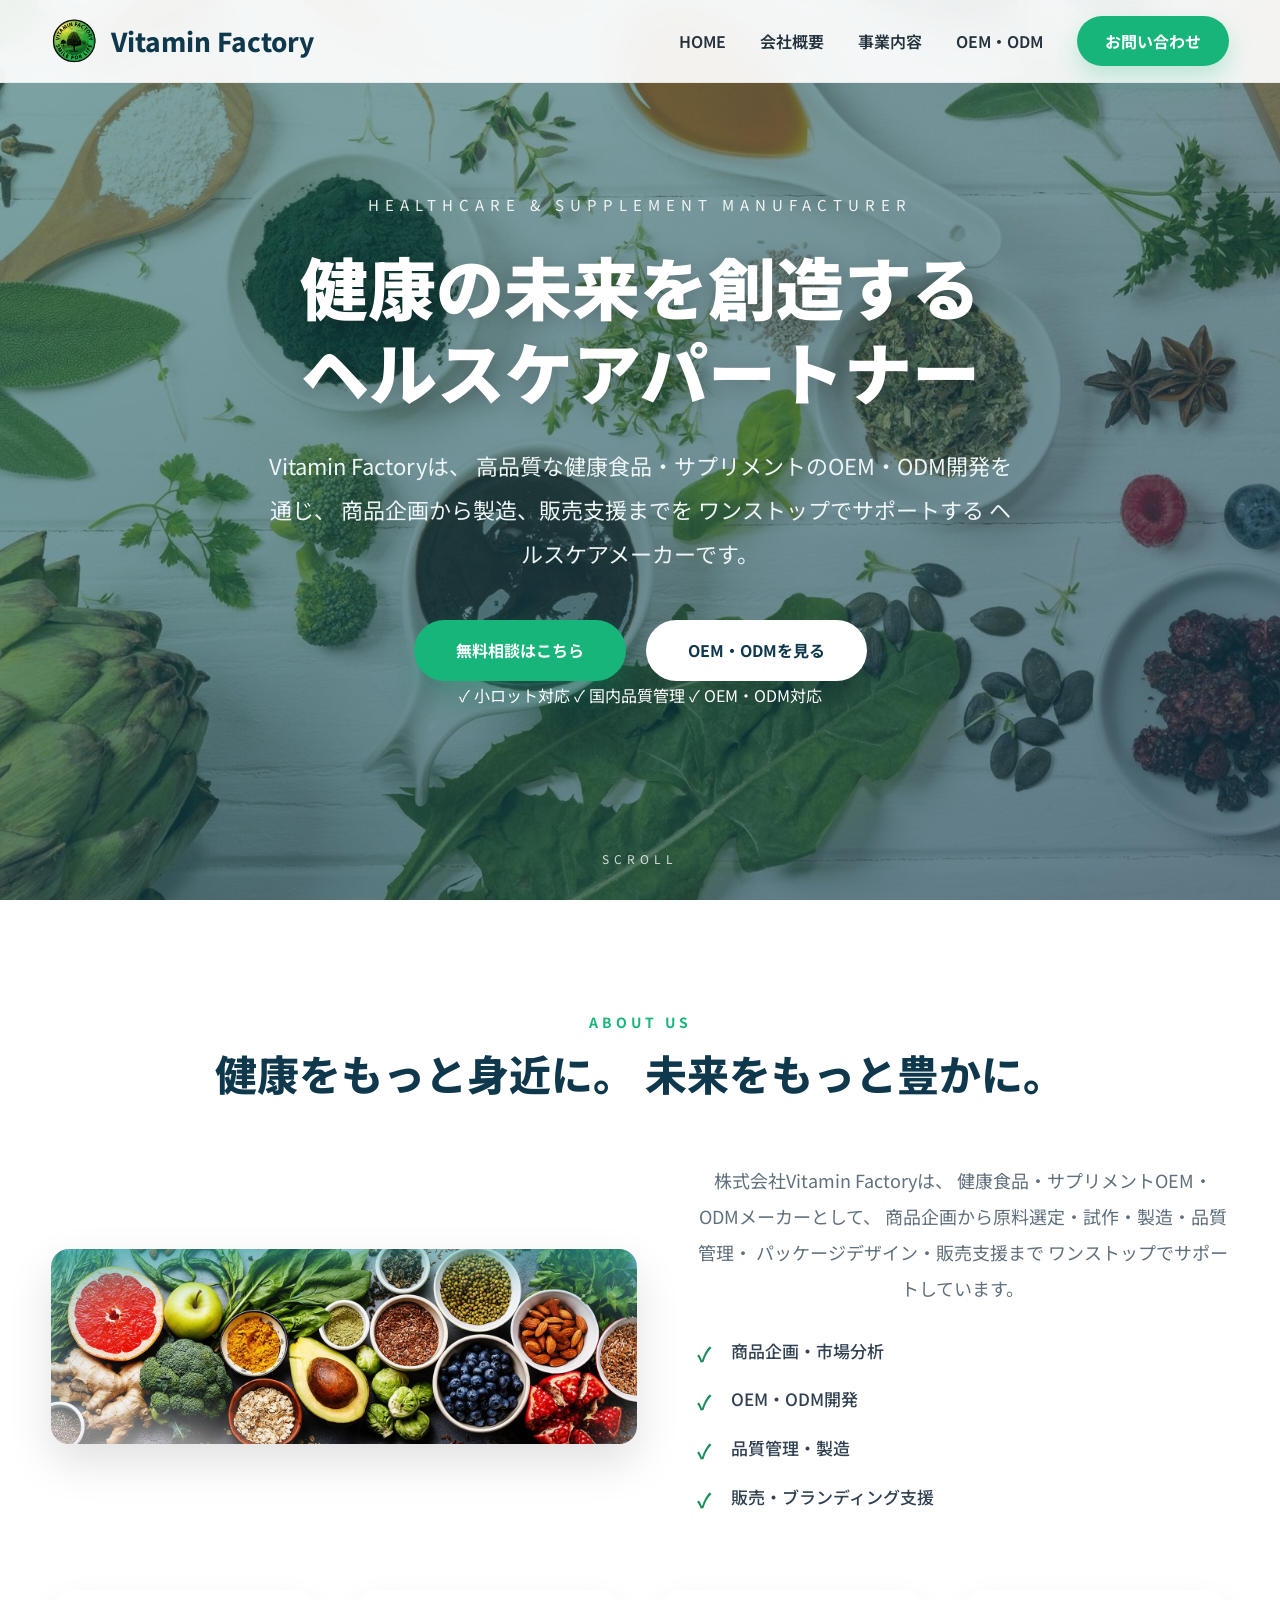
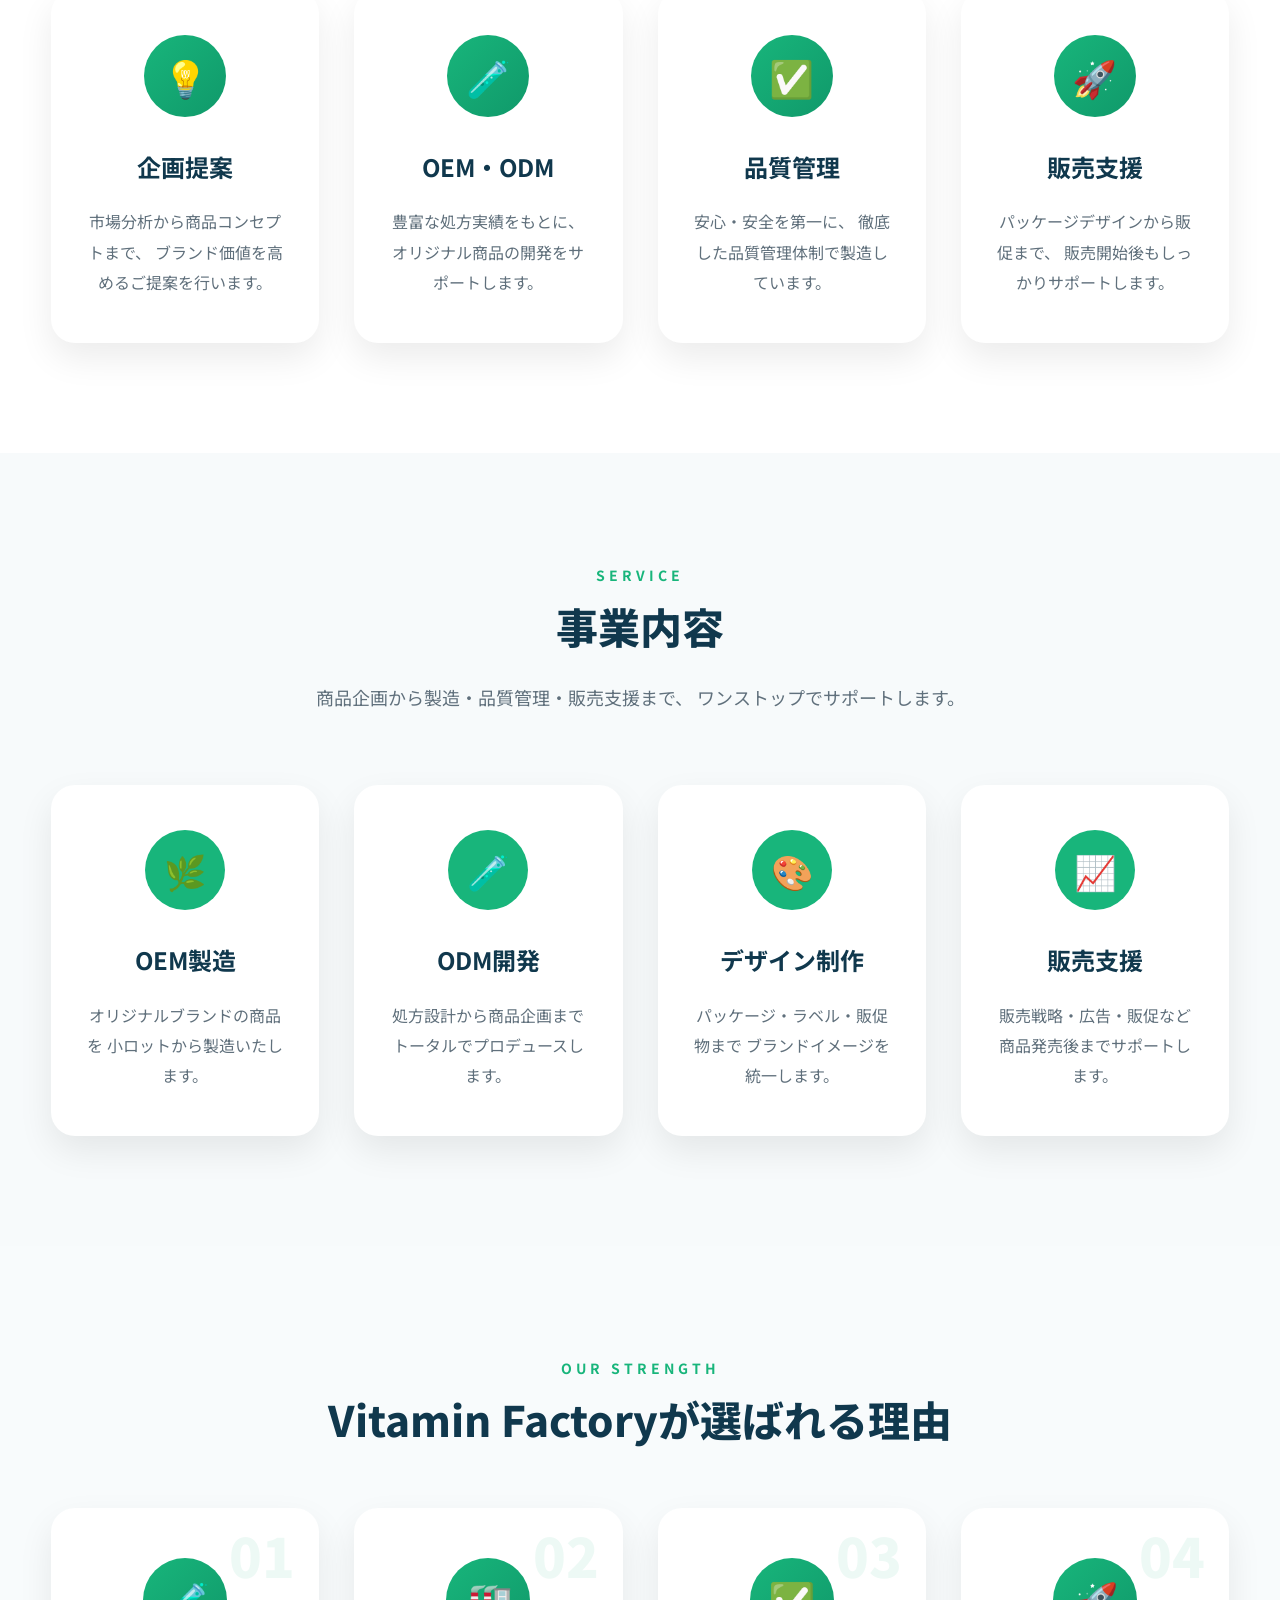
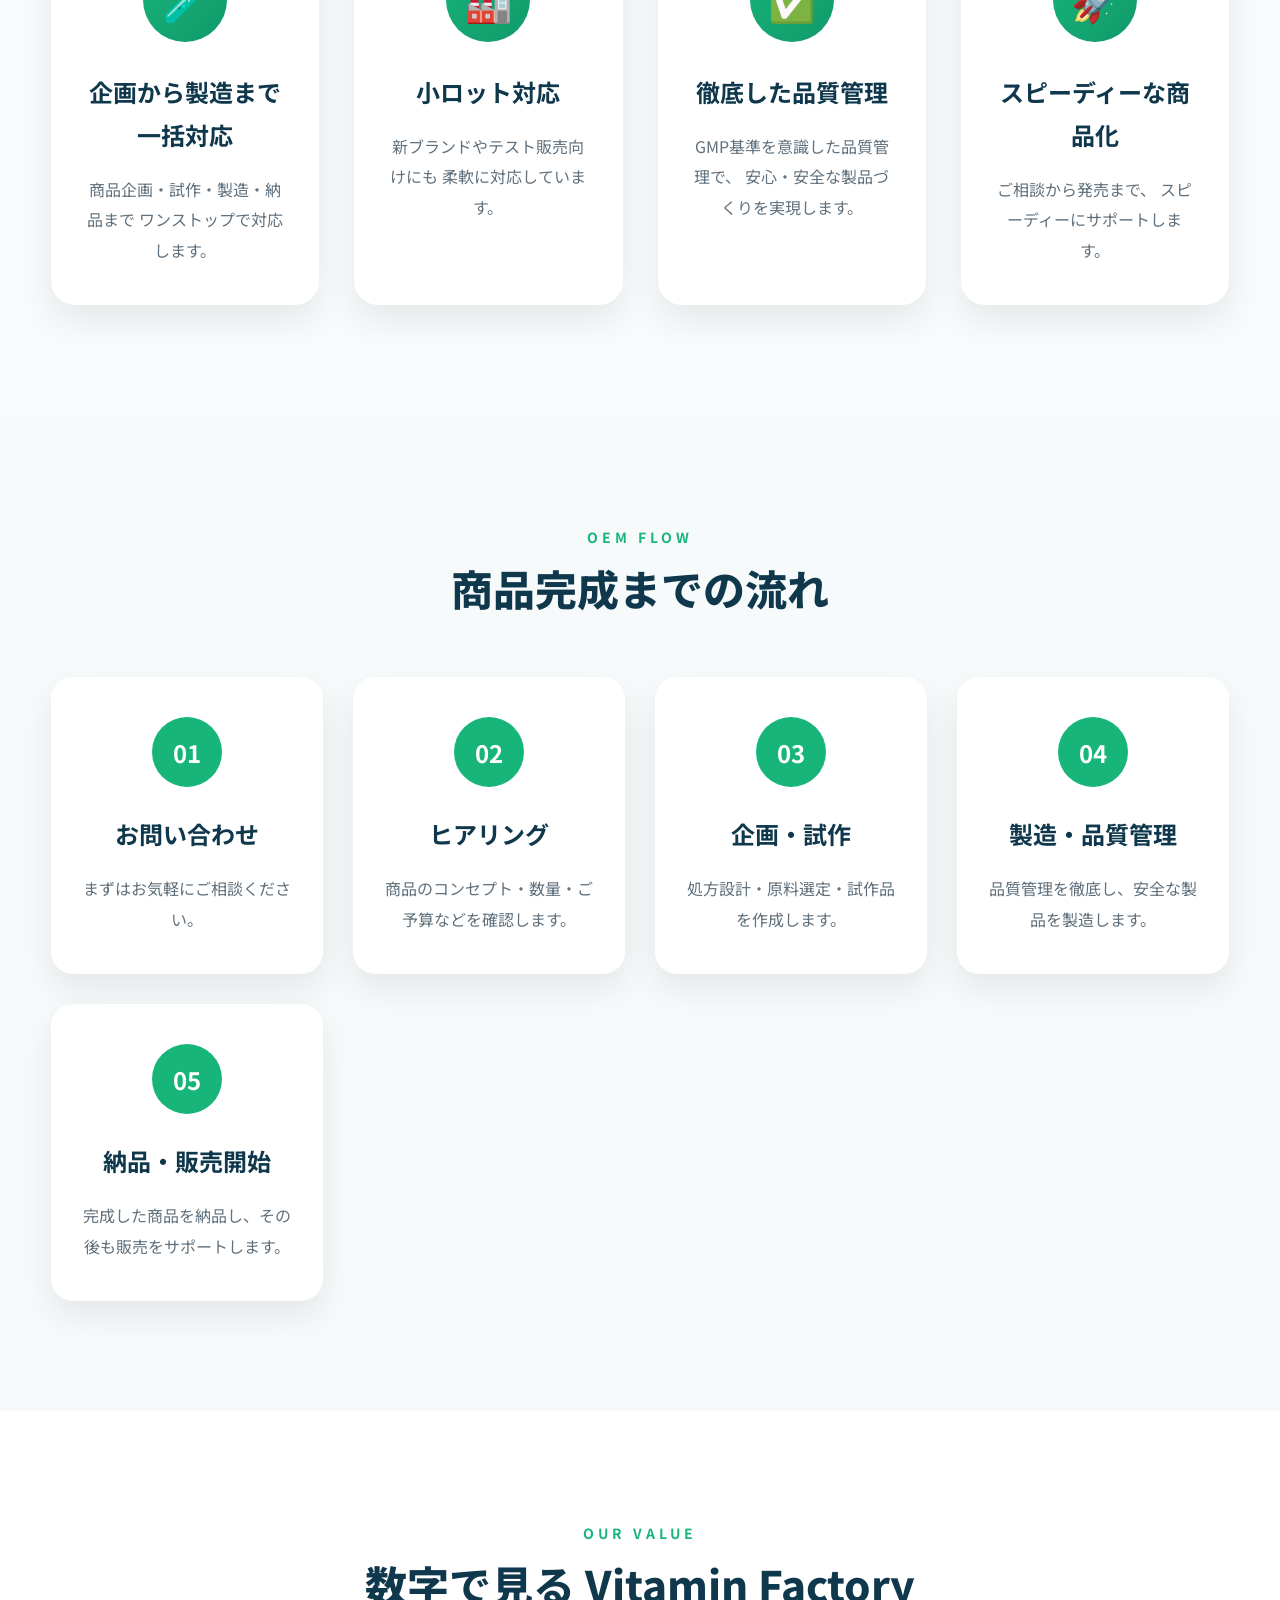
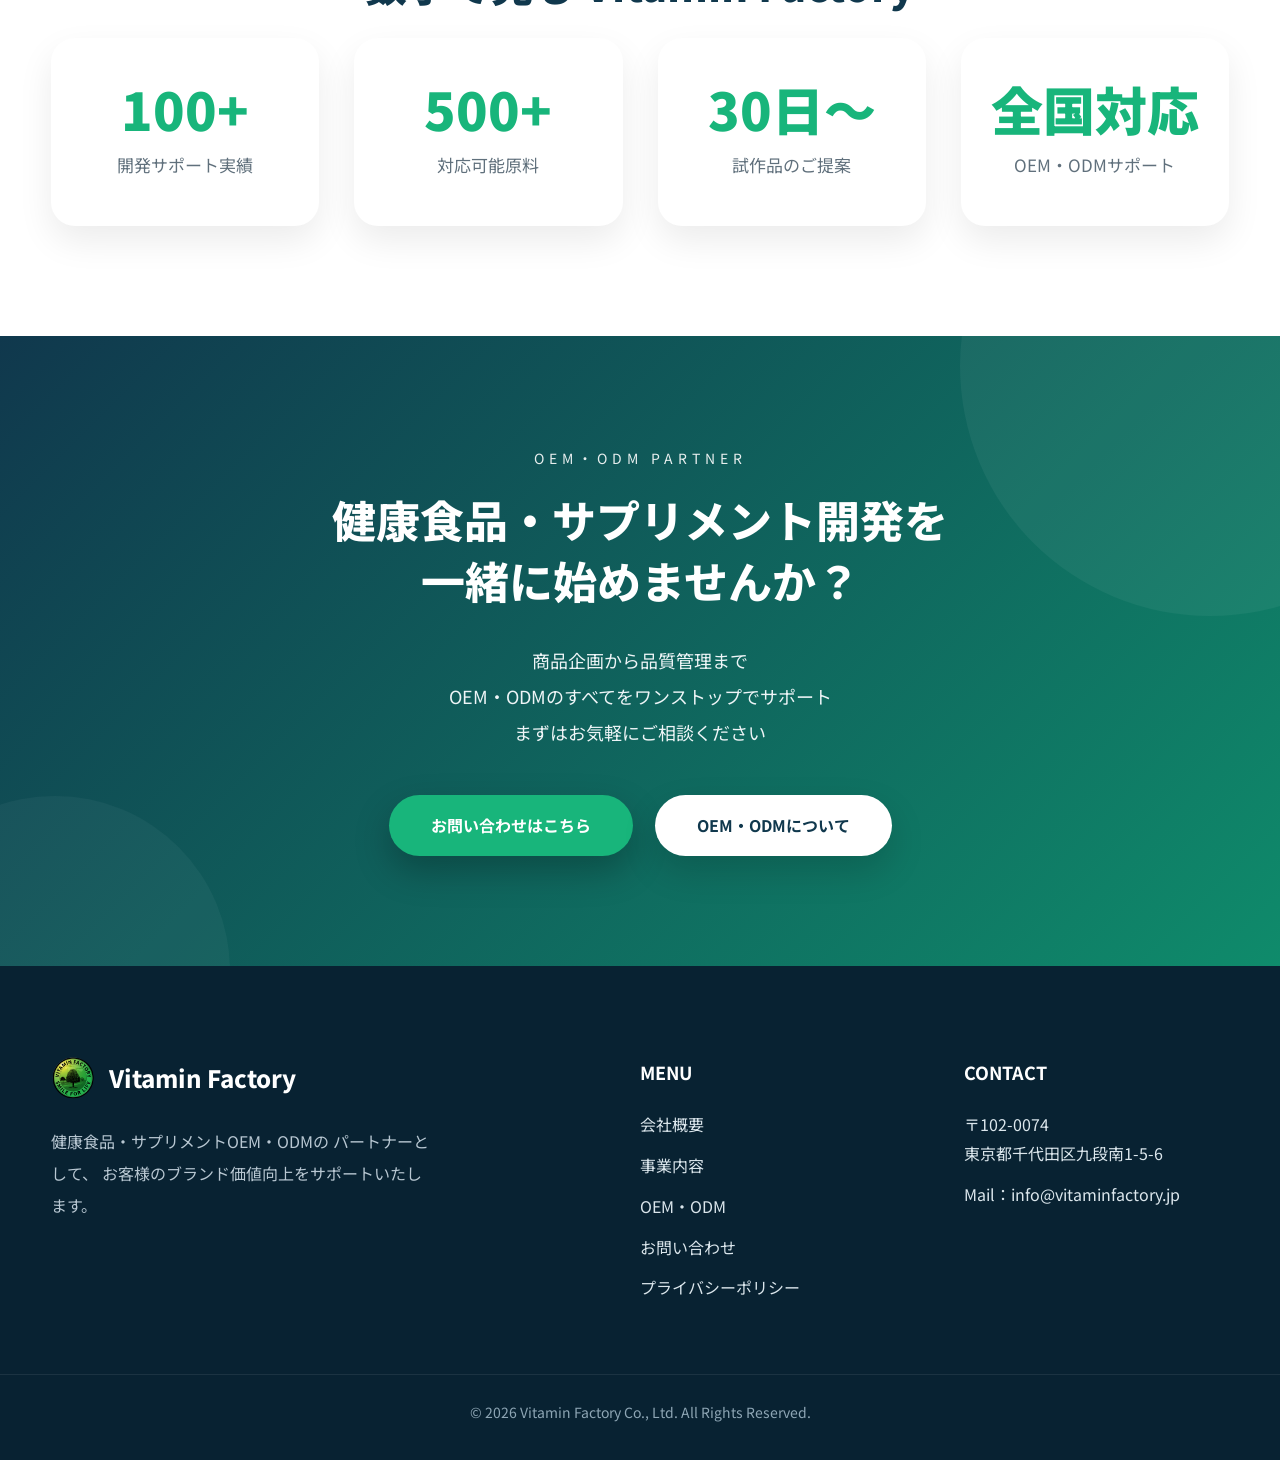
<file: index.html>
<!DOCTYPE html>
<html lang="ja">

<head>

<meta charset="UTF-8">
<meta name="viewport" content="width=device-width, initial-scale=1.0">

<title>
株式会社Vitamin Factory | 健康食品・サプリメントOEM・ODM
</title>

<meta name="description"
content="株式会社Vitamin Factoryは健康食品・サプリメントOEM・ODMを通じ、お客様のブランドづくりを企画から製造までワンストップでサポートします。">

<meta name="keywords"
content="健康食品OEM,サプリメントOEM,ODM,受託製造,Vitamin Factory">

<meta property="og:title" content="株式会社Vitamin Factory">
<meta property="og:description"
content="健康食品・サプリメントOEMメーカー">
<meta property="og:type" content="website">
<meta property="og:image" content="images/ogp.jpg">

<link rel="icon" href="images/favicon.ico">

<link rel="preconnect"
href="https://fonts.googleapis.com">

<link rel="preconnect"
href="https://fonts.gstatic.com"
crossorigin>

<link href="https://fonts.googleapis.com/css2?family=Noto+Sans+JP:wght@300;400;500;700;900&display=swap"
rel="stylesheet">

<link rel="stylesheet"
href="css/style.css">

</head>

<body>

<header>

<div class="container">

<a href="index.html" class="logo">

<img src="images/VF_logo.png"
alt="Vitamin Factory">

<span>Vitamin Factory</span>

</a>

<nav>

<ul>

<li><a href="index.html">HOME</a></li>

<li><a href="company.html">会社概要</a></li>

<li><a href="service.html">事業内容</a></li>

<li><a href="oem.html">OEM・ODM</a></li>

<li>
<a href="contact.html"
class="contact-btn">
お問い合わせ
</a>
</li>

</ul>

</nav>

</div>

</header>

<section class="hero">

<div class="hero-overlay"></div>

<div class="container">

<div class="hero-content">

<p class="hero-sub">

Healthcare & Supplement Manufacturer

</p>

<h1>

健康の未来を創造する<br>

ヘルスケアパートナー

</h1>

<p class="hero-text">

Vitamin Factoryは、

高品質な健康食品・サプリメントのOEM・ODM開発を通じ、

商品企画から製造、販売支援までを

ワンストップでサポートする

ヘルスケアメーカーです。

</p>

<div class="hero-buttons">

<a href="contact.html"
class="btn-green">

無料相談はこちら

</a>

<a href="oem.html"
class="btn-white">

OEM・ODMを見る

</a>

</div>

    <div class="hero-points">

    <span>✓ 小ロット対応</span>

    <span>✓ 国内品質管理</span>

    <span>✓ OEM・ODM対応</span>

</div>

</div>

</div>

<div class="hero-scroll">

<span>SCROLL</span>

</div>

</section>

<section class="about">

<div class="container">

<div class="section-title">

<p class="section-sub">

ABOUT US

</p>

<h2>

健康をもっと身近に。

未来をもっと豊かに。

</h2>

</div>

<div class="about-intro">

    <div class="about-image">

        <img src="images/about.jpg"
             alt="Vitamin Factory">

    </div>

    <div class="about-text">

        <p class="section-lead">

            株式会社Vitamin Factoryは、

            健康食品・サプリメントOEM・ODMメーカーとして、

            商品企画から原料選定・試作・製造・品質管理・

            パッケージデザイン・販売支援まで

            ワンストップでサポートしています。

        </p>

        <ul class="about-list">

            <li>商品企画・市場分析</li>

            <li>OEM・ODM開発</li>

            <li>品質管理・製造</li>

            <li>販売・ブランディング支援</li>

        </ul>

    </div>

</div>

<div class="about-grid">
<div class="about-card">

<div class="about-icon">

💡

</div>

<h3>

企画提案

</h3>

<p>

市場分析から商品コンセプトまで、

ブランド価値を高めるご提案を行います。

</p>

</div>

<div class="about-card">

<div class="about-icon">

🧪

</div>

<h3>

OEM・ODM

</h3>

<p>

豊富な処方実績をもとに、

オリジナル商品の開発をサポートします。

</p>

</div>

<div class="about-card">

<div class="about-icon">

✅

</div>

<h3>

品質管理

</h3>

<p>

安心・安全を第一に、

徹底した品質管理体制で製造しています。

</p>

</div>

<div class="about-card">

<div class="about-icon">

🚀

</div>

<h3>

販売支援

</h3>

<p>

パッケージデザインから販促まで、

販売開始後もしっかりサポートします。

</p>

</div>

</div>

</div>

</section>
<!-- ==========================
SERVICE
========================== -->

<section class="service">

    <div class="container">

        <div class="section-title">

            <p class="section-sub">SERVICE</p>

            <h2>事業内容</h2>

        </div>

        <p class="section-lead">
            商品企画から製造・品質管理・販売支援まで、
            ワンストップでサポートします。
        </p>

        <div class="service-grid">

            <div class="service-box">

                <div class="service-icon">🌿</div>

                <h3>OEM製造</h3>

                <p>
                    オリジナルブランドの商品を
                    小ロットから製造いたします。
                </p>

            </div>

            <div class="service-box">

                <div class="service-icon">🧪</div>

                <h3>ODM開発</h3>

                <p>
                    処方設計から商品企画まで
                    トータルでプロデュースします。
                </p>

            </div>

            <div class="service-box">

                <div class="service-icon">🎨</div>

                <h3>デザイン制作</h3>

                <p>
                    パッケージ・ラベル・販促物まで
                    ブランドイメージを統一します。
                </p>

            </div>

            <div class="service-box">

                <div class="service-icon">📈</div>

                <h3>販売支援</h3>

                <p>
                    販売戦略・広告・販促など
                    商品発売後までサポートします。
                </p>

            </div>

        </div>

    </div>

</section>

<!-- ==========================
STRENGTH
========================== -->

<section class="strength">

    <div class="container">

        <div class="section-title">

            <p class="section-sub">OUR STRENGTH</p>

            <h2>Vitamin Factoryが選ばれる理由</h2>

        </div>

        <div class="strength-grid">

            <div class="strength-card">

                <div class="strength-number">01</div>

                <div class="strength-icon">🧪</div>

                <h3>企画から製造まで一括対応</h3>

                <p>
                    商品企画・試作・製造・納品まで
                    ワンストップで対応します。
                </p>

            </div>

            <div class="strength-card">

                <div class="strength-number">02</div>

                <div class="strength-icon">🏭</div>

                <h3>小ロット対応</h3>

                <p>
                    新ブランドやテスト販売向けにも
                    柔軟に対応しています。
                </p>

            </div>

            <div class="strength-card">

                <div class="strength-number">03</div>

                <div class="strength-icon">✅</div>

                <h3>徹底した品質管理</h3>

                <p>
                    GMP基準を意識した品質管理で、
                    安心・安全な製品づくりを実現します。
                </p>

            </div>

            <div class="strength-card">

                <div class="strength-number">04</div>

                <div class="strength-icon">🚀</div>

                <h3>スピーディーな商品化</h3>

                <p>
                    ご相談から発売まで、
                    スピーディーにサポートします。
                </p>

            </div>

        </div>

    </div>

</section>

<!-- ==========================
OEM FLOW
========================== -->

<section class="flow">

    <div class="container">

        <div class="section-title">

            <p class="section-sub">OEM FLOW</p>

            <h2>商品完成までの流れ</h2>

        </div>

        <div class="flow-list">

            <div class="flow-item">
                <div class="number">01</div>
                <h3>お問い合わせ</h3>
                <p>まずはお気軽にご相談ください。</p>
            </div>

            <div class="flow-item">
                <div class="number">02</div>
                <h3>ヒアリング</h3>
                <p>商品のコンセプト・数量・ご予算などを確認します。</p>
            </div>

            <div class="flow-item">
                <div class="number">03</div>
                <h3>企画・試作</h3>
                <p>処方設計・原料選定・試作品を作成します。</p>
            </div>

            <div class="flow-item">
                <div class="number">04</div>
                <h3>製造・品質管理</h3>
                <p>品質管理を徹底し、安全な製品を製造します。</p>
            </div>

            <div class="flow-item">
                <div class="number">05</div>
                <h3>納品・販売開始</h3>
                <p>完成した商品を納品し、その後も販売をサポートします。</p>
            </div>

        </div>

    </div>

</section>
<!-- ==========================
STATISTICS
========================== -->

<section class="statistics">

    <div class="container">

        <div class="section-title">

            <p class="section-sub">OUR VALUE</p>

            <h2>数字で見る Vitamin Factory</h2>

        </div>

        <div class="stats-grid">

            <div class="stat-card">

                <h3>100+</h3>

                <p>開発サポート実績</p>

            </div>

            <div class="stat-card">

                <h3>500+</h3>

                <p>対応可能原料</p>

            </div>

            <div class="stat-card">

                <h3>30日〜</h3>

                <p>試作品のご提案</p>

            </div>

            <div class="stat-card">

                <h3>全国対応</h3>

                <p>OEM・ODMサポート</p>

            </div>

        </div>

    </div>

</section>

<!-- ==========================
CALL TO ACTION
========================== -->

<section class="cta">

    <div class="container">

        <p class="cta-subtitle">

            OEM・ODM PARTNER

        </p>

        <h2>

            健康食品・サプリメント開発を<br>

            一緒に始めませんか？

        </h2>

        <p class="cta-text">
商品企画から品質管理まで<br>
OEM・ODMのすべてをワンストップでサポート<br>
まずはお気軽にご相談ください
</p>
        <div class="cta-buttons">

            <a href="contact.html" class="btn-green">

                お問い合わせはこちら

            </a>

            <a href="oem.html" class="btn-white">

                OEM・ODMについて

            </a>

        </div>

    </div>

</section>

<!-- ==========================
FOOTER
========================== -->

<footer>

    <div class="container footer-grid">

        <div class="footer-company">

            <a href="index.html" class="footer-logo">

                <img src="images/VF_logo.png" alt="Vitamin Factory">

                <span>Vitamin Factory</span>

            </a>

            <p class="footer-message">

                健康食品・サプリメントOEM・ODMの
                パートナーとして、
                お客様のブランド価値向上をサポートいたします。

            </p>

        </div>

        <div>

            <h4>MENU</h4>

            <ul>

                <li><a href="company.html">会社概要</a></li>

                <li><a href="service.html">事業内容</a></li>

                <li><a href="oem.html">OEM・ODM</a></li>

                <li><a href="contact.html">お問い合わせ</a></li>

                <li><a href="privacy.html">プライバシーポリシー</a></li>

            </ul>

        </div>

        <div>

            <h4>CONTACT</h4>

            <p>

                〒102-0074<br>

                東京都千代田区九段南1-5-6

            </p>

            
            <p>

                Mail：info@vitaminfactory.jp

            </p>

        </div>

    </div>

    <div class="copyright">

        © 2026 Vitamin Factory Co., Ltd.
        All Rights Reserved.

    </div>

</footer>

<!-- Back to Top -->

<a href="#" id="page-top">

↑

</a>

<script src="js/main.js"></script>

</body>

</html>
</file>
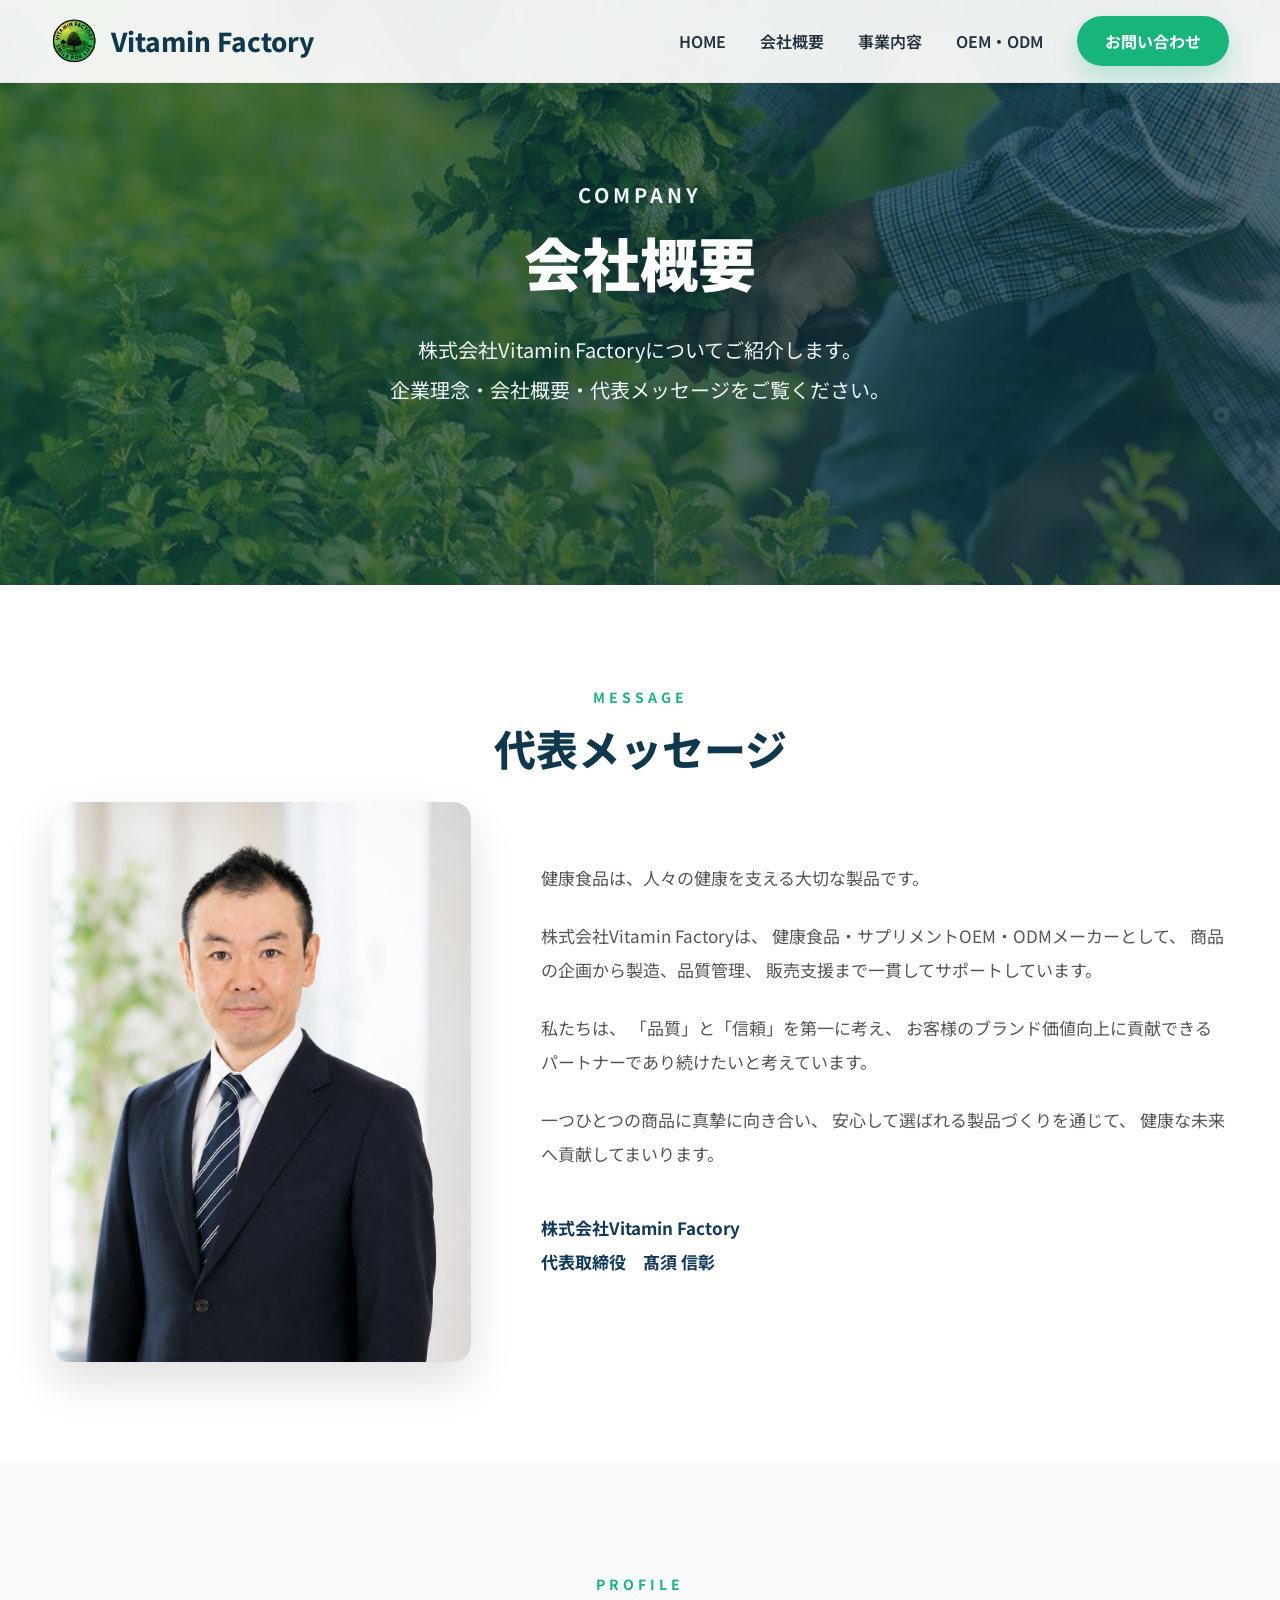
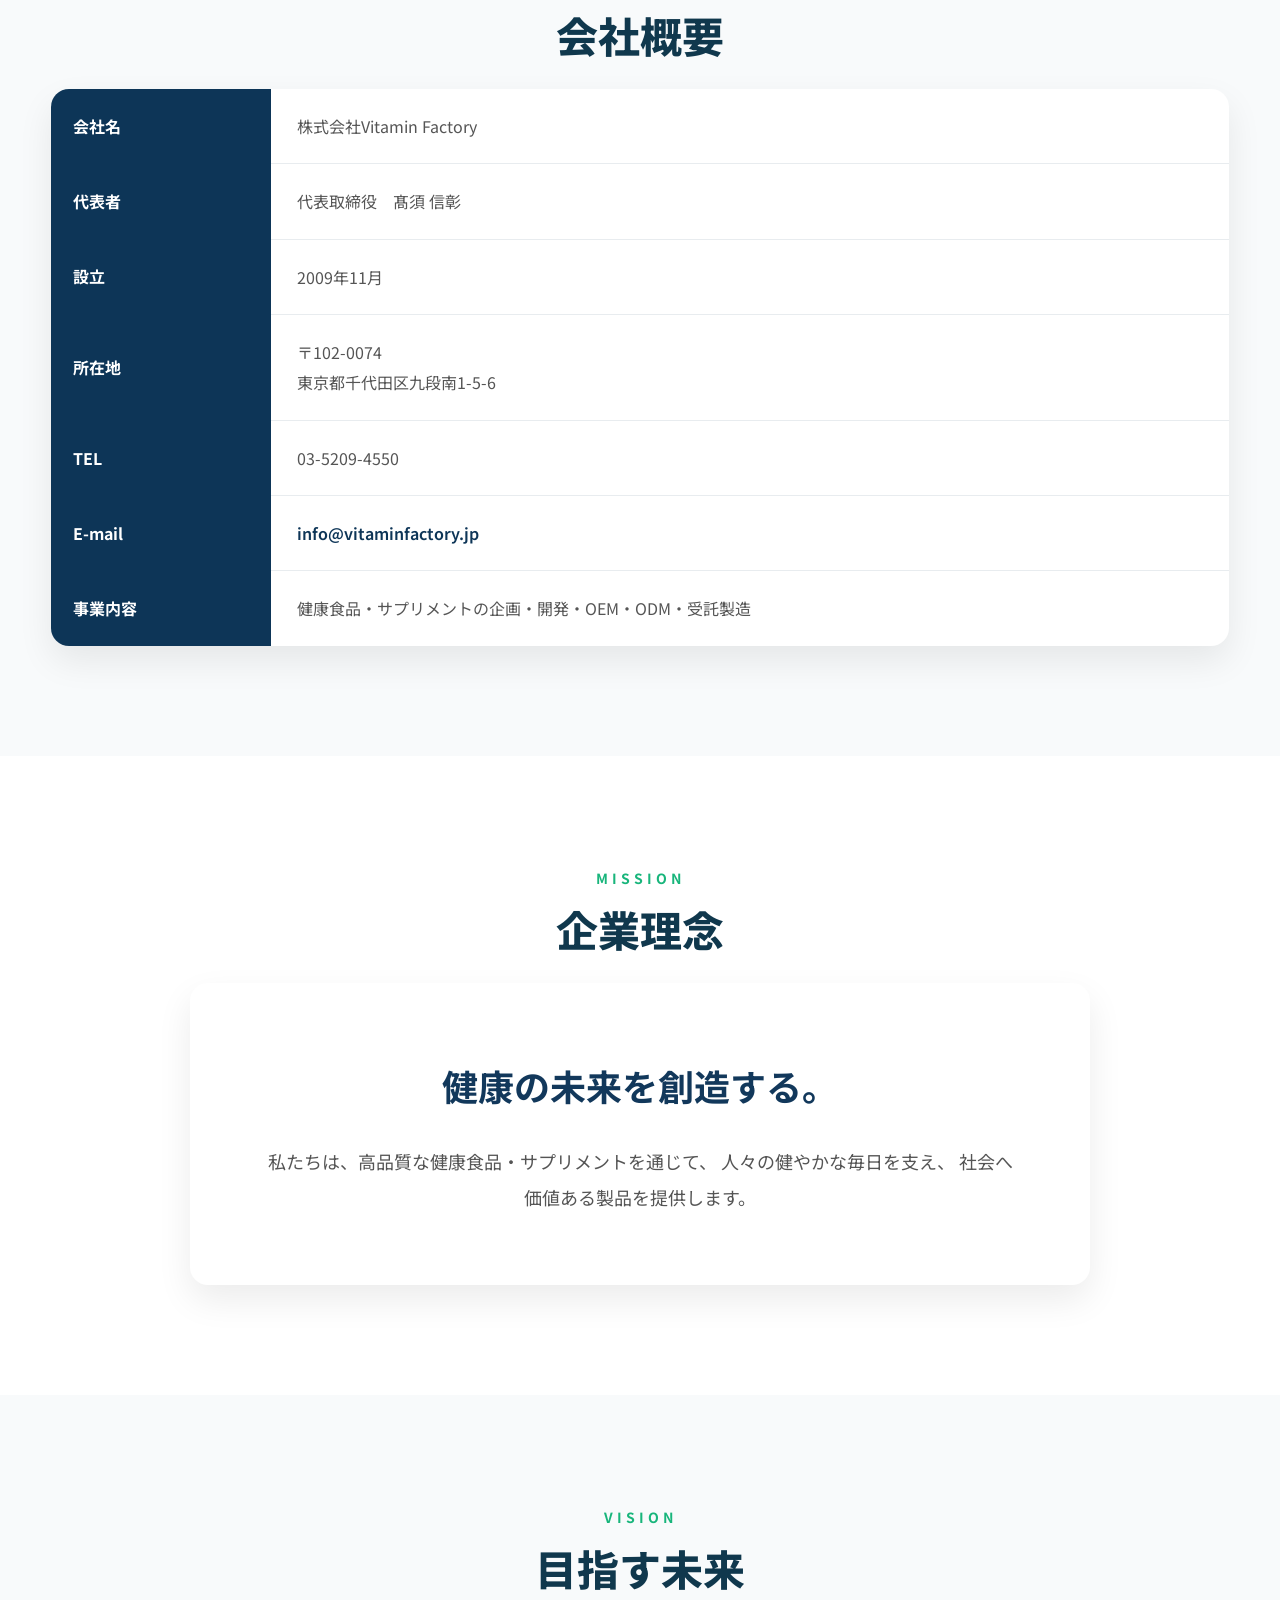
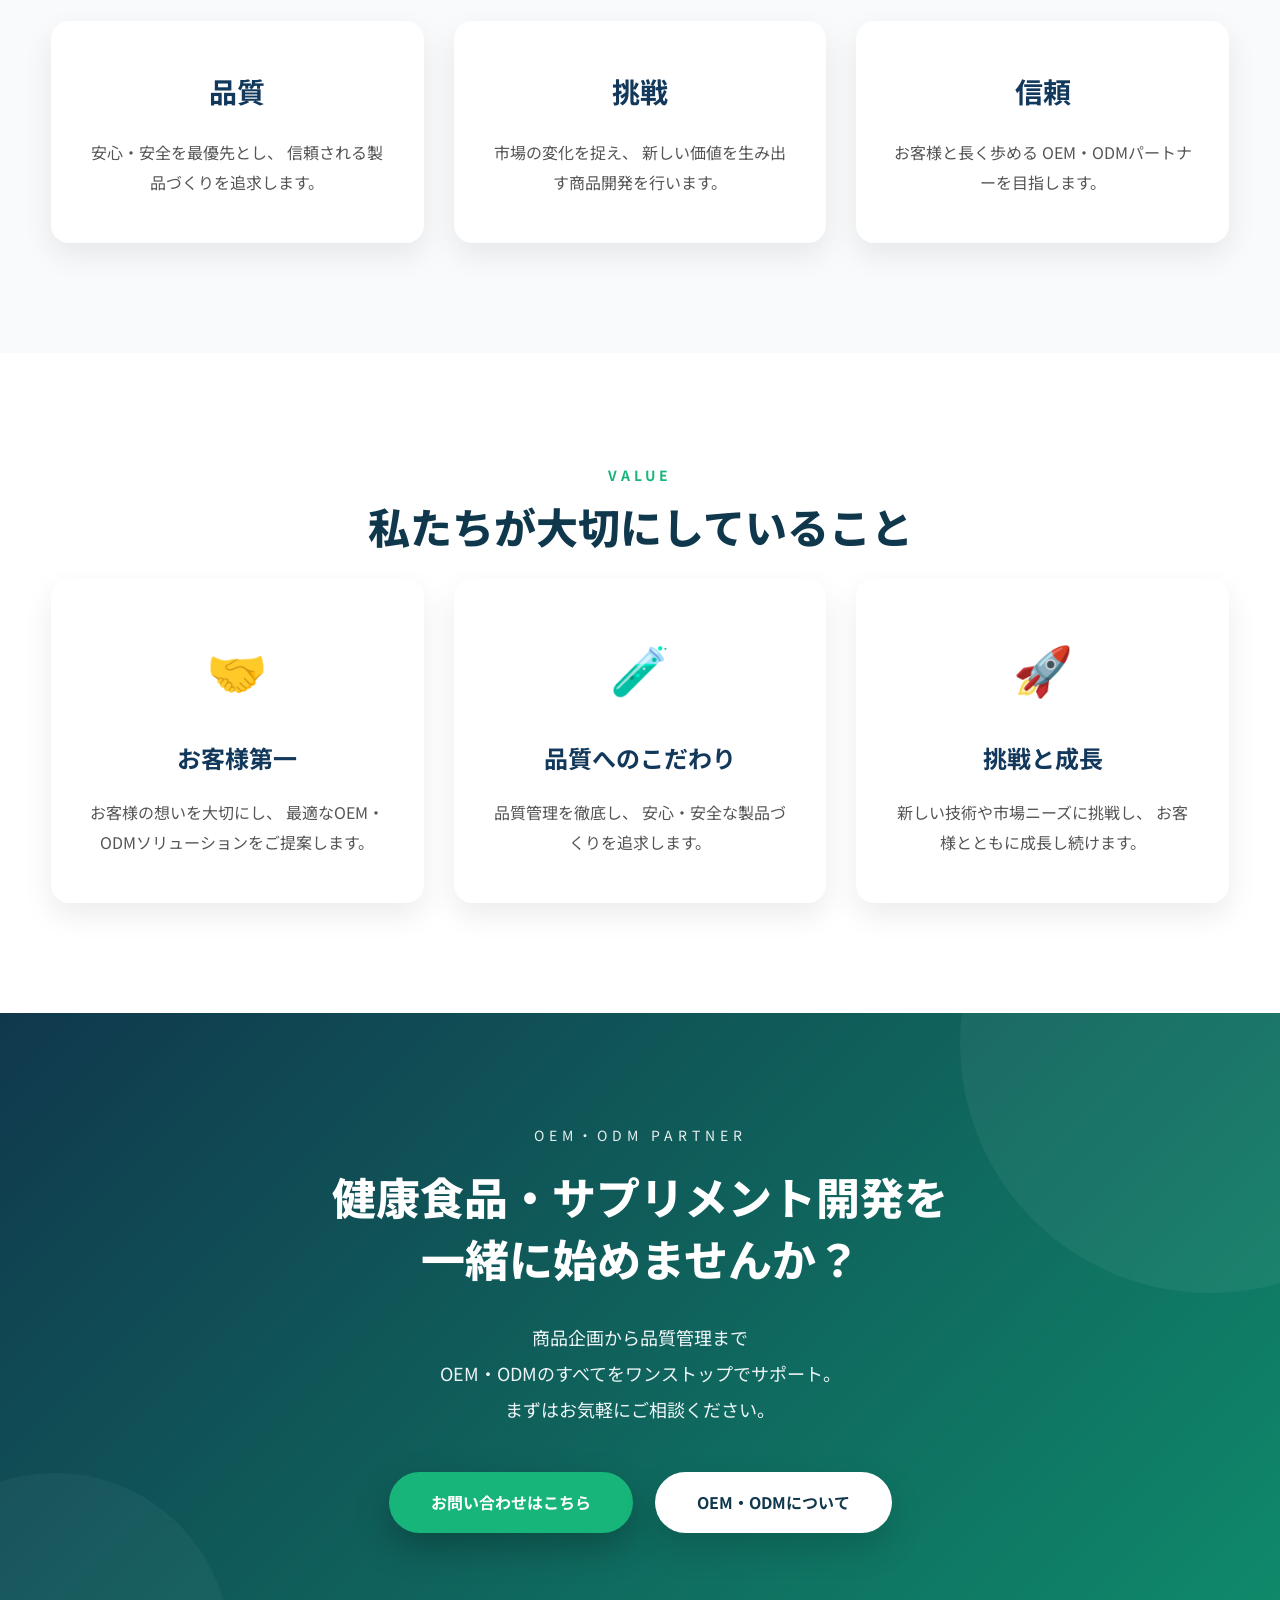
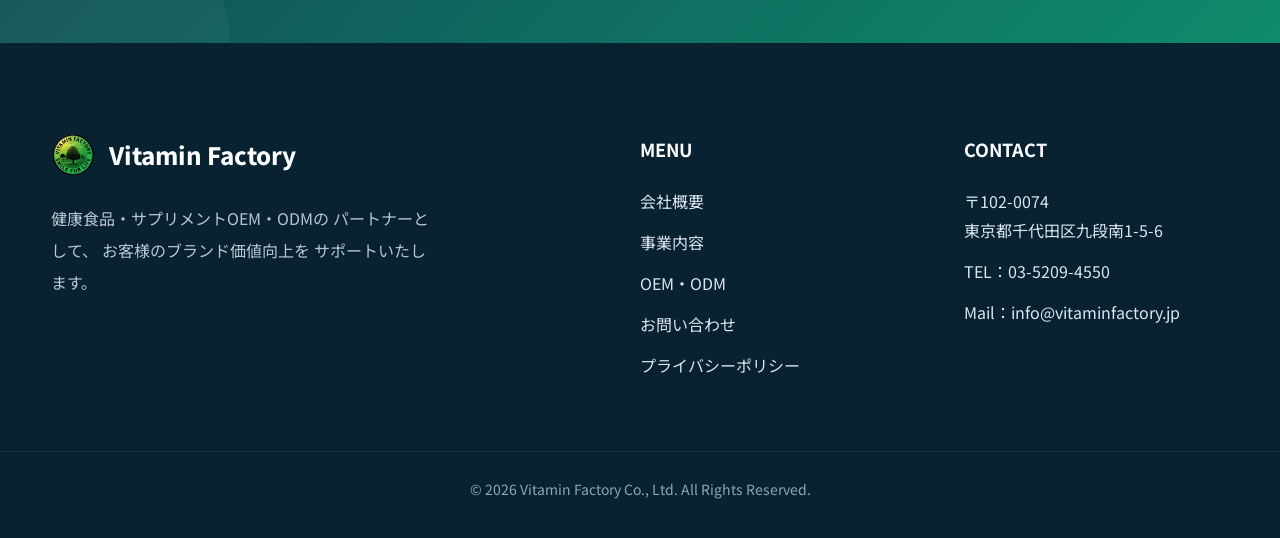
<file: company.html>
<!DOCTYPE html>
<html lang="ja">

<head>

<meta charset="UTF-8">
<meta name="viewport" content="width=device-width, initial-scale=1.0">

<title>
会社概要｜株式会社Vitamin Factory
</title>

<meta name="description"
content="株式会社Vitamin Factoryの会社概要です。健康食品・サプリメントOEM・ODMメーカーとして、お客様のブランドづくりをサポートしています。">

<link rel="icon" href="images/favicon.ico">

<link rel="preconnect"
href="https://fonts.googleapis.com">

<link rel="preconnect"
href="https://fonts.gstatic.com"
crossorigin>

<link href="https://fonts.googleapis.com/css2?family=Noto+Sans+JP:wght@300;400;500;700;900&display=swap"
rel="stylesheet">

<link rel="stylesheet"
href="css/style.css">

</head>

<body>

<header>

<div class="container">

<a href="index.html" class="logo">

<img src="images/VF_logo.png"
alt="Vitamin Factory">

<span>Vitamin Factory</span>

</a>

<nav>

<ul>

<li><a href="index.html">HOME</a></li>

<li><a href="company.html">会社概要</a></li>

<li><a href="service.html">事業内容</a></li>

<li><a href="oem.html">OEM・ODM</a></li>

<li>

<a href="contact.html"
class="contact-btn">

お問い合わせ

</a>

</li>

</ul>

</nav>

</div>

</header>

<!-- ==========================
PAGE HERO
========================== -->

<section class="page-hero company-hero">

    <div class="page-overlay"></div>

    <div class="container">

        <div class="page-content">

            <p class="section-sub">

                COMPANY

            </p>

            <h1>

                会社概要

            </h1>

            <p>

                株式会社Vitamin Factoryについてご紹介します。<br>
                企業理念・会社概要・代表メッセージをご覧ください。

            </p>

        </div>

    </div>

</section>
<!-- ==========================
MESSAGE
========================== -->

<section class="company-message">

<div class="container">

<div class="section-title">

<p class="section-sub">

MESSAGE

</p>

<h2>

代表メッセージ

</h2>

</div>

<div class="message-grid">

<div class="message-photo">

<img src="images/company.jpg"
alt="代表取締役 髙須 信彰">

</div>

<div class="message-text">

<p>

健康食品は、人々の健康を支える大切な製品です。

</p>

<p>

株式会社Vitamin Factoryは、
健康食品・サプリメントOEM・ODMメーカーとして、
商品の企画から製造、品質管理、
販売支援まで一貫してサポートしています。

</p>

<p>

私たちは、
「品質」と「信頼」を第一に考え、
お客様のブランド価値向上に貢献できる
パートナーであり続けたいと考えています。

</p>

<p>

一つひとつの商品に真摯に向き合い、
安心して選ばれる製品づくりを通じて、
健康な未来へ貢献してまいります。

</p>

<p class="signature">

株式会社Vitamin Factory<br>

代表取締役　髙須 信彰

</p>

</div>

</div>

</div>

</section>

<!-- ==========================
COMPANY PROFILE
========================== -->

<section class="company-profile">

<div class="container">

<div class="section-title">

<p class="section-sub">

PROFILE

</p>

<h2>

会社概要

</h2>

</div>

<table class="profile-table">
  <tr>

<th>会社名</th>

<td>株式会社Vitamin Factory</td>

</tr>

<tr>

<th>代表者</th>

<td>代表取締役　髙須 信彰</td>

</tr>

<tr>

<th>設立</th>

<td>2009年11月</td>

</tr>

<tr>

<th>所在地</th>

<td>

〒102-0074<br>

東京都千代田区九段南1-5-6

</td>

</tr>

<tr>

<th>TEL</th>

<td>03-5209-4550</td>

</tr>

<tr>

<th>E-mail</th>

<td>

<a href="mailto:info@vitaminfactory.jp">

info@vitaminfactory.jp

</a>

</td>

</tr>

<tr>

<th>事業内容</th>

<td>

健康食品・サプリメントの企画・開発・OEM・ODM・受託製造

</td>

</tr>

</table>

</div>

</section>

<!-- ==========================
MISSION
========================== -->

<section class="mission">

<div class="container">

<div class="section-title">

<p class="section-sub">

MISSION

</p>

<h2>

企業理念

</h2>

</div>

<div class="mission-box">

<h3>

健康の未来を創造する。

</h3>

<p>

私たちは、高品質な健康食品・サプリメントを通じて、
人々の健やかな毎日を支え、
社会へ価値ある製品を提供します。

</p>

</div>

</div>

</section>

<!-- ==========================
VISION
========================== -->

<section class="vision">

<div class="container">

<div class="section-title">

<p class="section-sub">

VISION

</p>

<h2>

目指す未来

</h2>

</div>

<div class="vision-grid">

<div class="vision-card">

<h3>

品質

</h3>

<p>

安心・安全を最優先とし、
信頼される製品づくりを追求します。

</p>

</div>

<div class="vision-card">

<h3>

挑戦

</h3>

<p>

市場の変化を捉え、
新しい価値を生み出す商品開発を行います。

</p>

</div>

<div class="vision-card">

<h3>

信頼

</h3>

<p>

お客様と長く歩める
OEM・ODMパートナーを目指します。

</p>

</div>

</div>

</div>

</section>

<!-- ==========================
VALUE
========================== -->

<section class="value">

<div class="container">

<div class="section-title">

<p class="section-sub">

VALUE

</p>

<h2>

私たちが大切にしていること

</h2>

</div>

<div class="value-grid">
  <div class="value-card">

<div class="value-icon">

🤝

</div>

<h3>

お客様第一

</h3>

<p>

お客様の想いを大切にし、
最適なOEM・ODMソリューションをご提案します。

</p>

</div>

<div class="value-card">

<div class="value-icon">

🧪

</div>

<h3>

品質へのこだわり

</h3>

<p>

品質管理を徹底し、
安心・安全な製品づくりを追求します。

</p>

</div>

<div class="value-card">

<div class="value-icon">

🚀

</div>

<h3>

挑戦と成長

</h3>

<p>

新しい技術や市場ニーズに挑戦し、
お客様とともに成長し続けます。

</p>

</div>

</div>

</div>

</section>

<!-- ==========================
CALL TO ACTION
========================== -->

<section class="cta">

<div class="container">

<p class="cta-subtitle">

OEM・ODM PARTNER

</p>

<h2>

健康食品・サプリメント開発を<br>

一緒に始めませんか？

</h2>

<p class="cta-text">

商品企画から品質管理まで<br>

OEM・ODMのすべてをワンストップでサポート。<br>

まずはお気軽にご相談ください。

</p>

<div class="cta-buttons">

<a href="contact.html"
class="btn-green">

お問い合わせはこちら

</a>

<a href="oem.html"
class="btn-white">

OEM・ODMについて

</a>

</div>

</div>

</section>

<!-- ==========================
FOOTER
========================== -->

<footer>

<div class="container footer-grid">

<div class="footer-company">

<a href="index.html"
class="footer-logo">

<img src="images/VF_logo.png"
alt="Vitamin Factory">

<span>

Vitamin Factory

</span>

</a>

<p class="footer-message">

健康食品・サプリメントOEM・ODMの
パートナーとして、
お客様のブランド価値向上を
サポートいたします。

</p>

</div>

<div>

<h4>

MENU

</h4>

<ul>

<li><a href="company.html">会社概要</a></li>

<li><a href="service.html">事業内容</a></li>

<li><a href="oem.html">OEM・ODM</a></li>

<li><a href="contact.html">お問い合わせ</a></li>

<li><a href="privacy.html">プライバシーポリシー</a></li>

</ul>

</div>

<div>

<h4>

CONTACT

</h4>

<p>

〒102-0074<br>

東京都千代田区九段南1-5-6

</p>

<p>

TEL：03-5209-4550

</p>

<p>

Mail：info@vitaminfactory.jp

</p>

</div>

</div>

<div class="copyright">

© 2026 Vitamin Factory Co., Ltd.
All Rights Reserved.

</div>

</footer>

<a href="#"
id="page-top">

↑

</a>

<script src="js/main.js"></script>

</body>

</html>
</file>
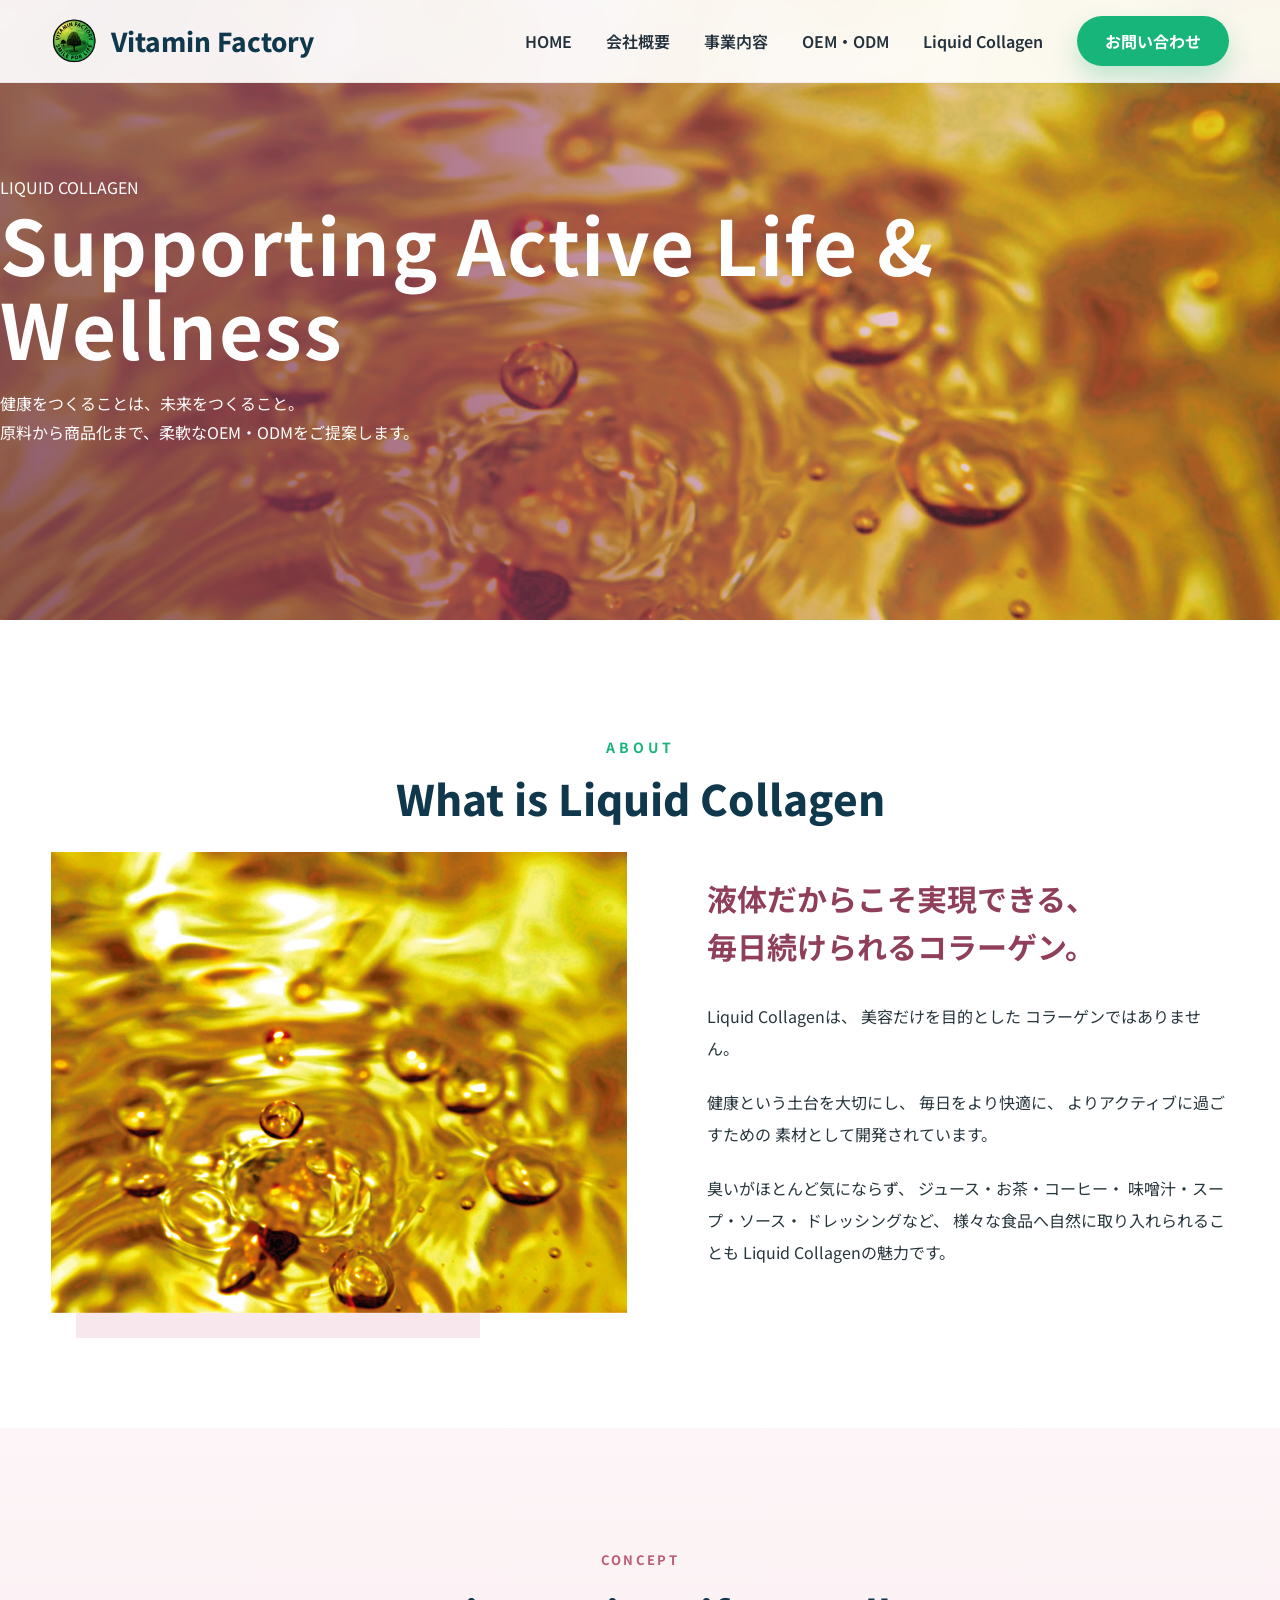
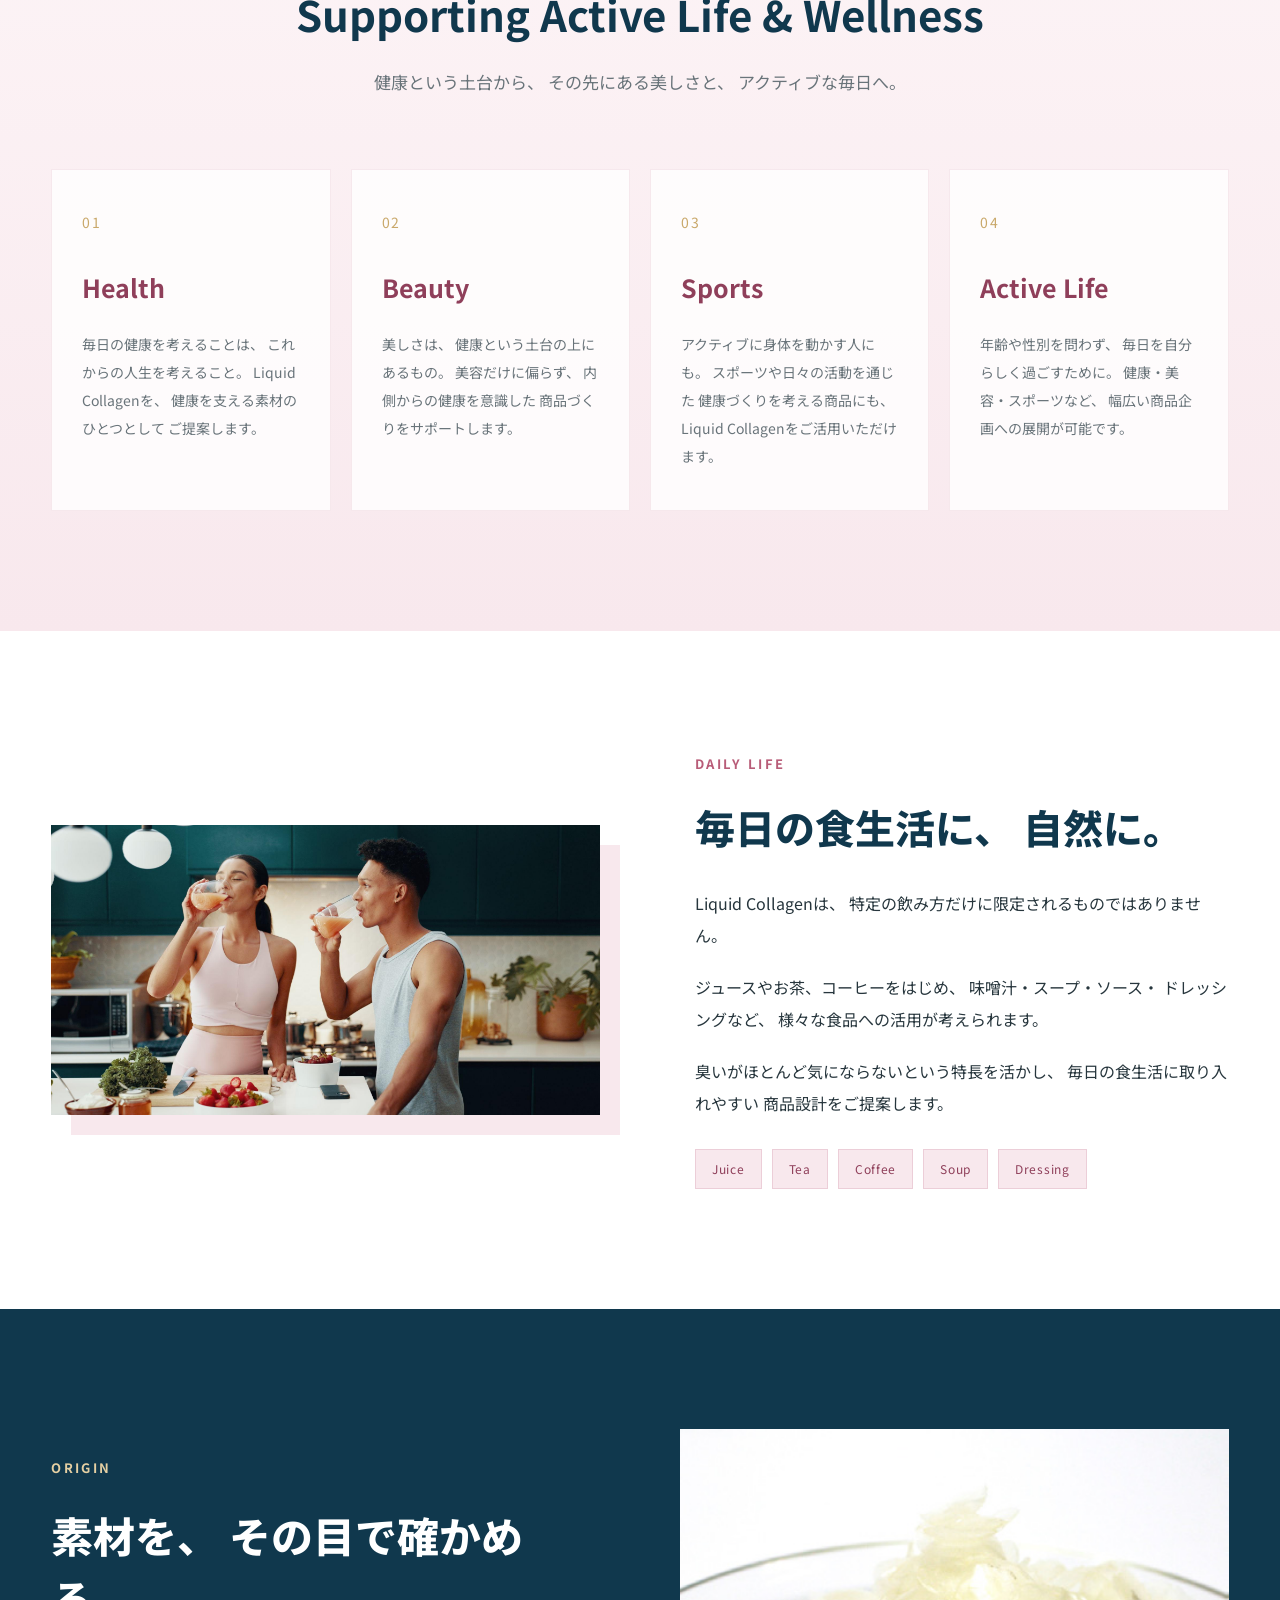
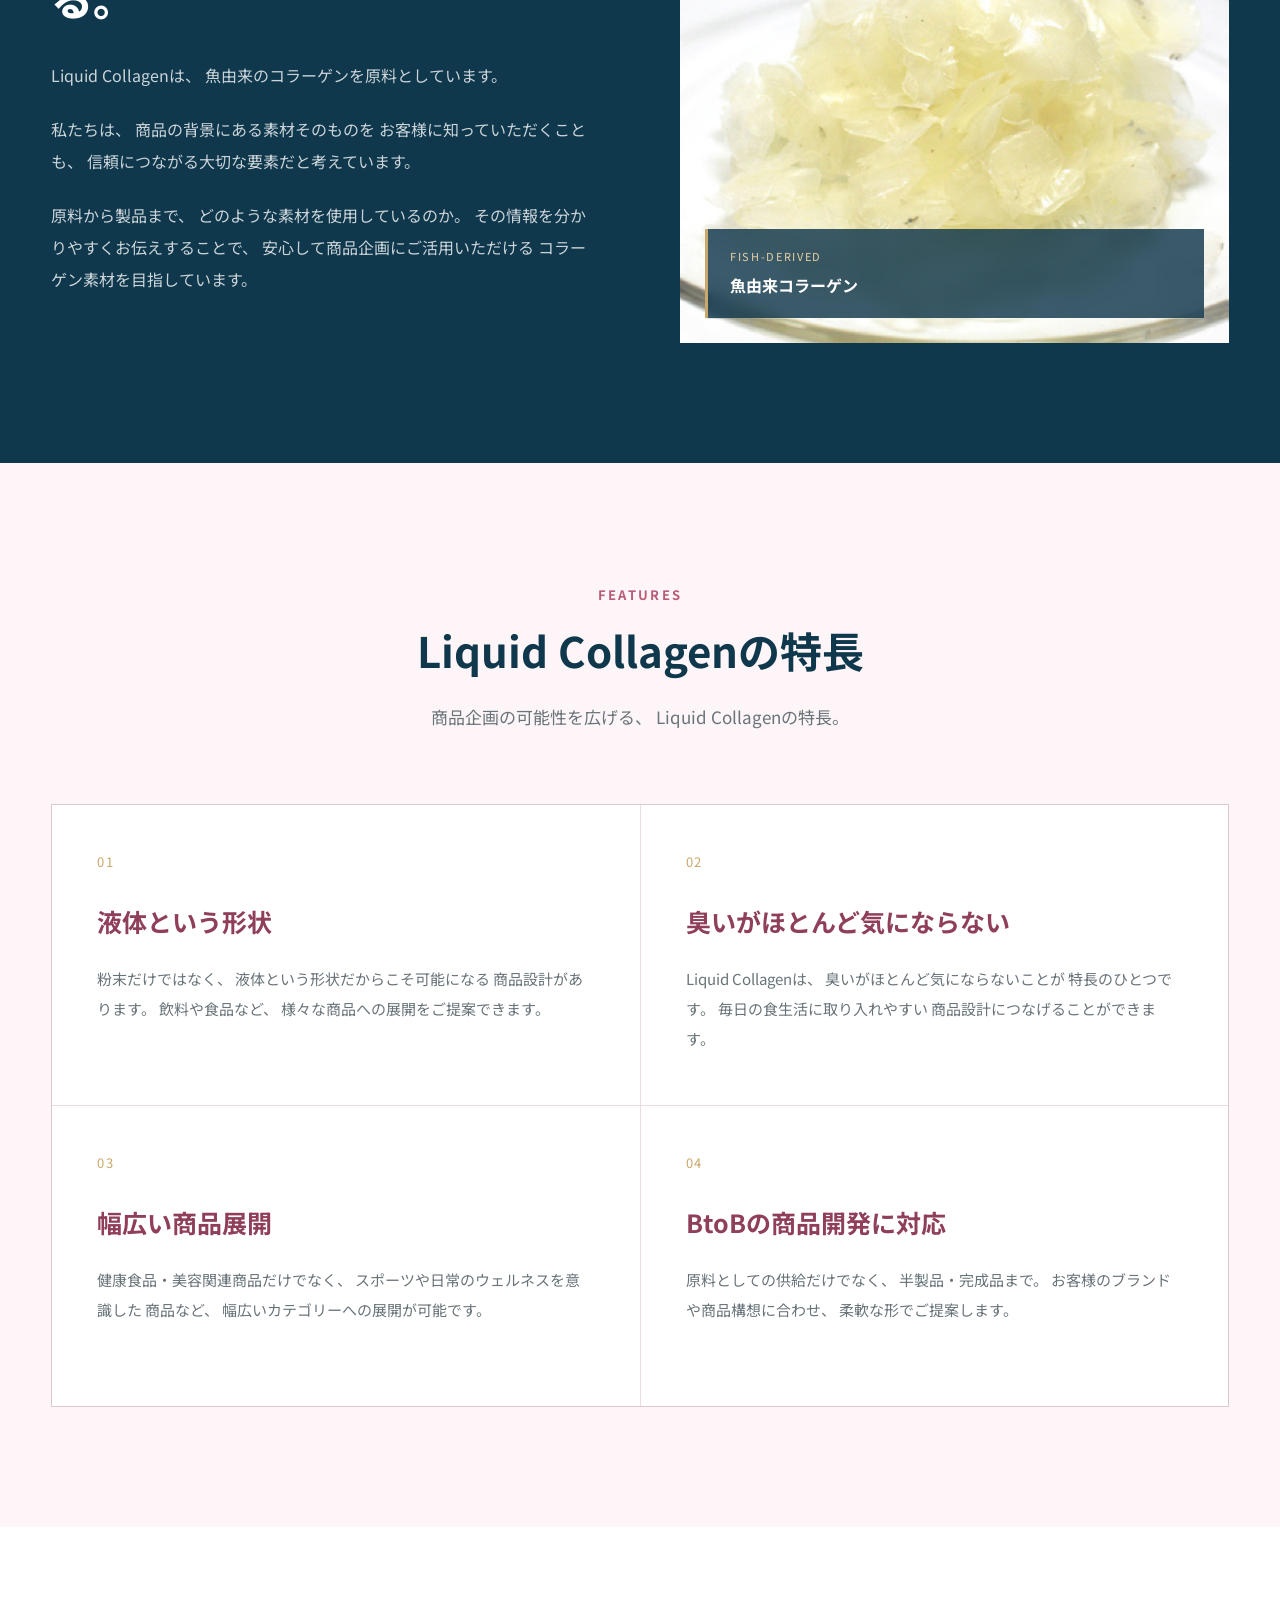
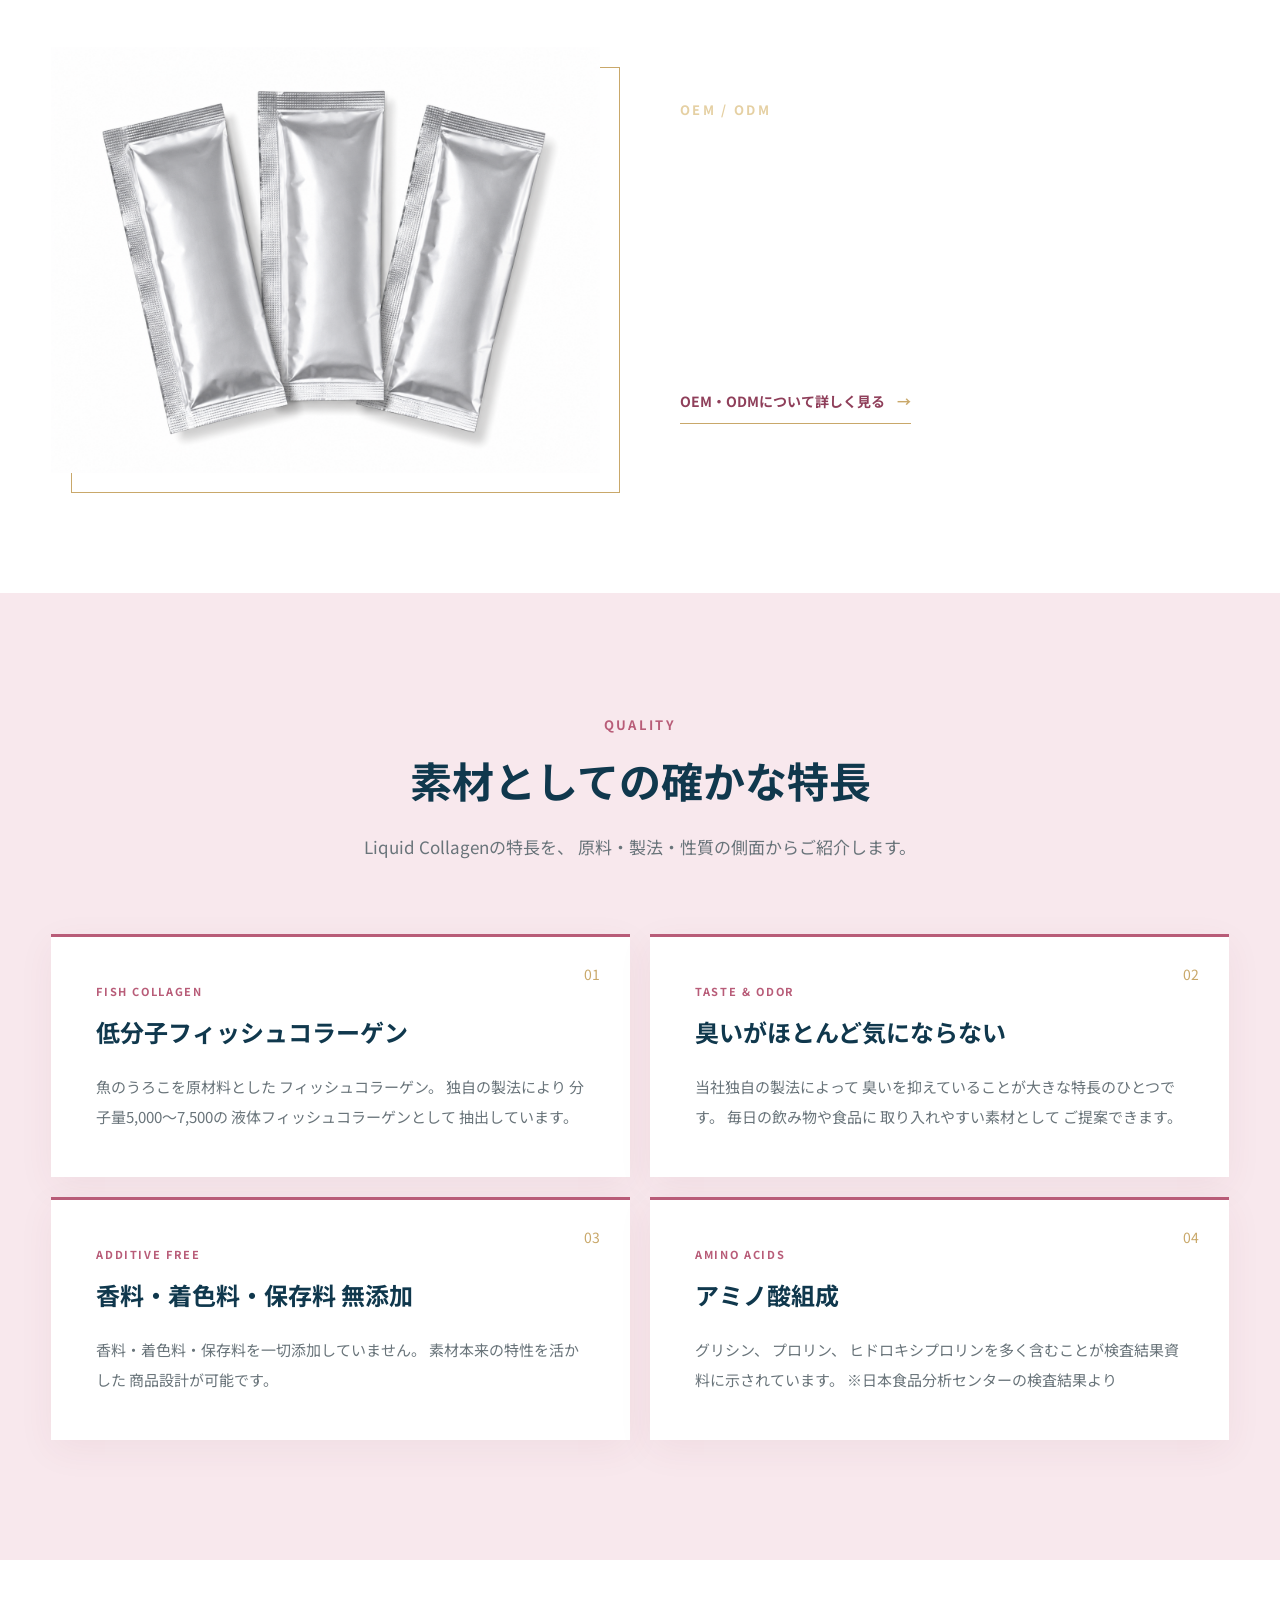
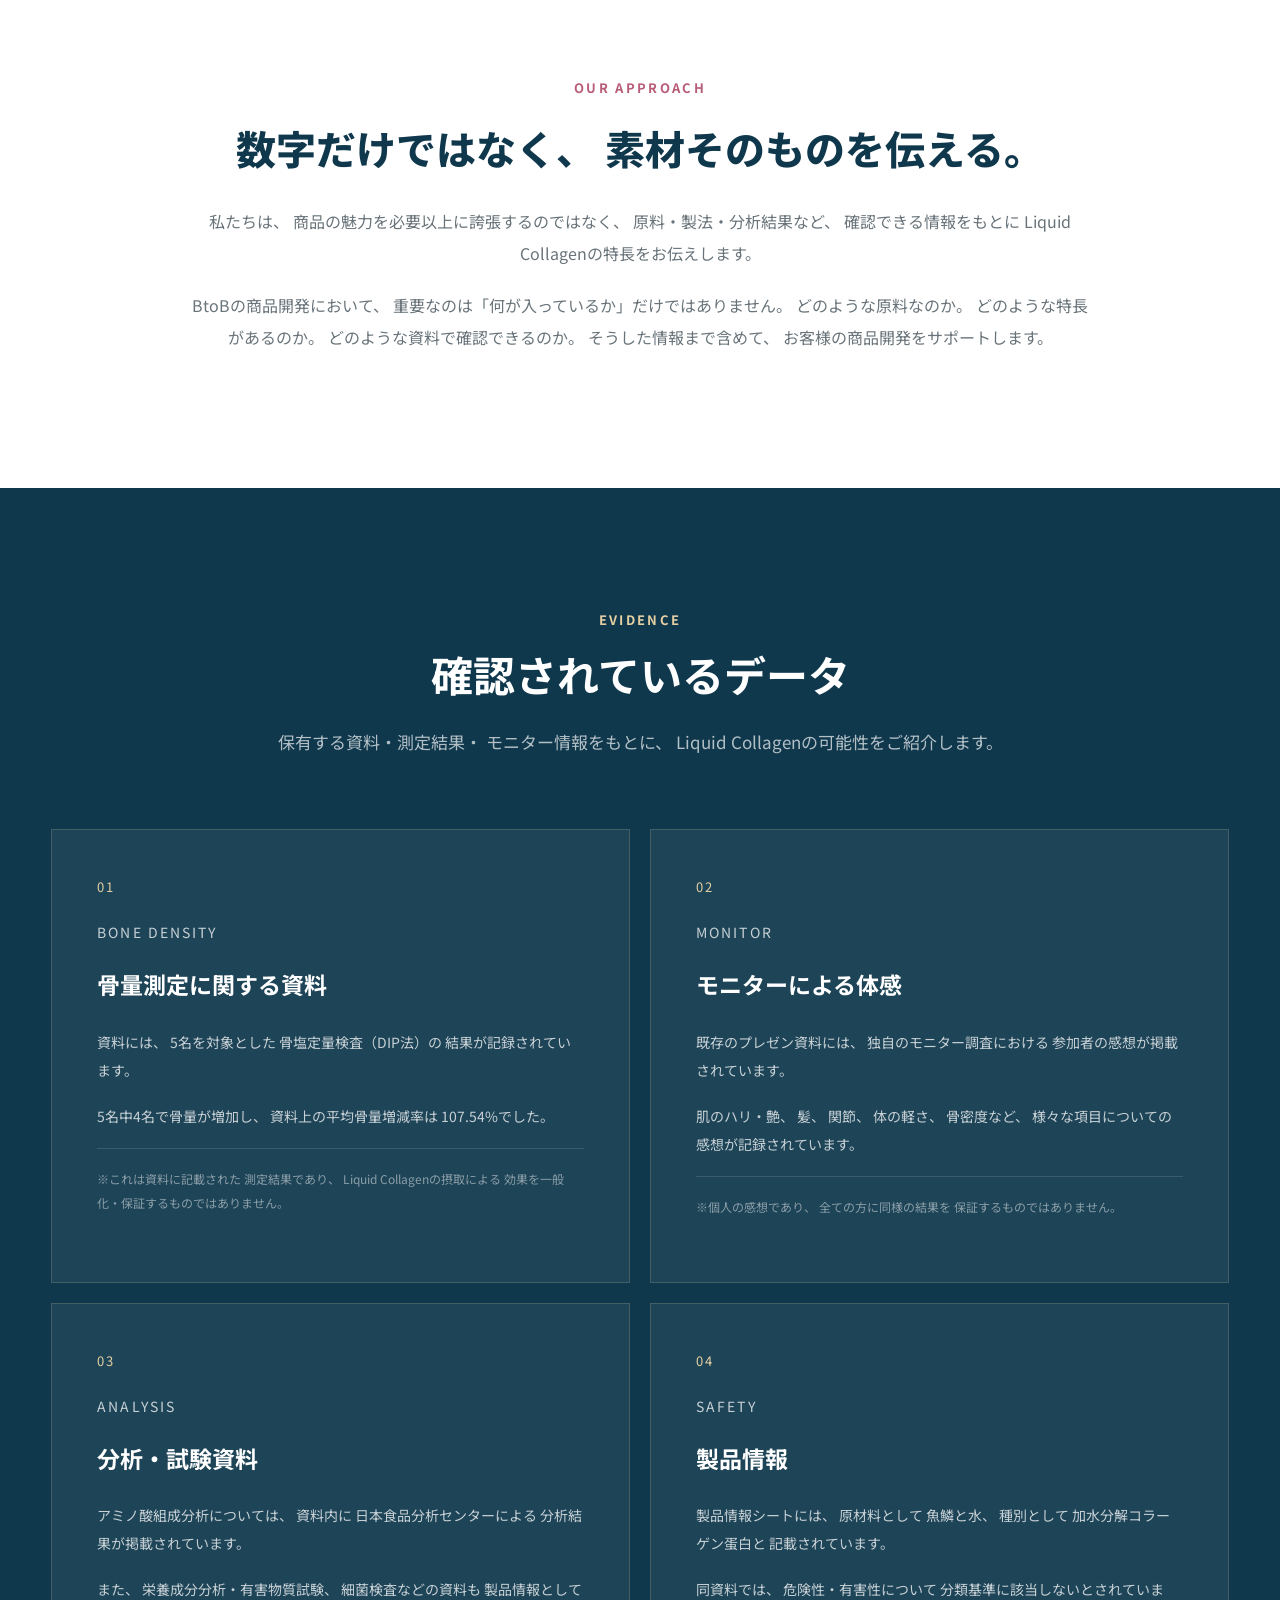
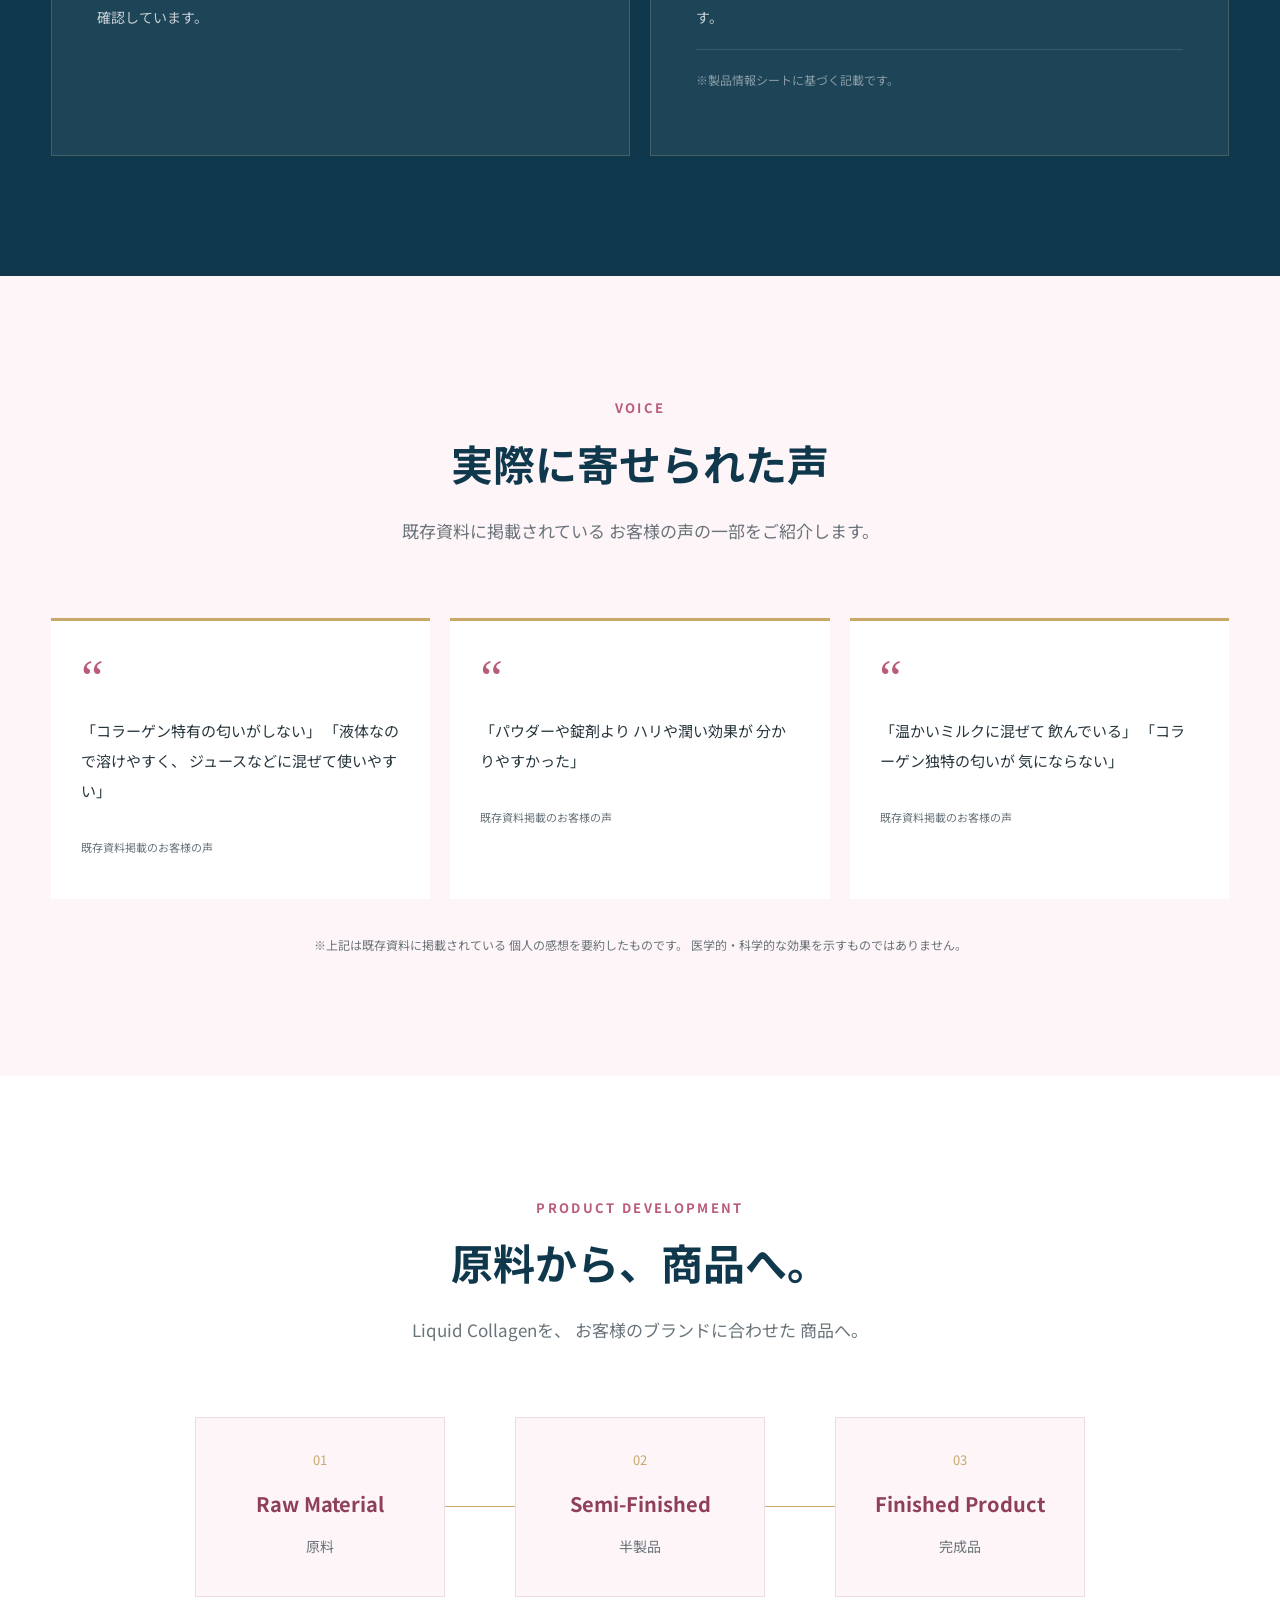
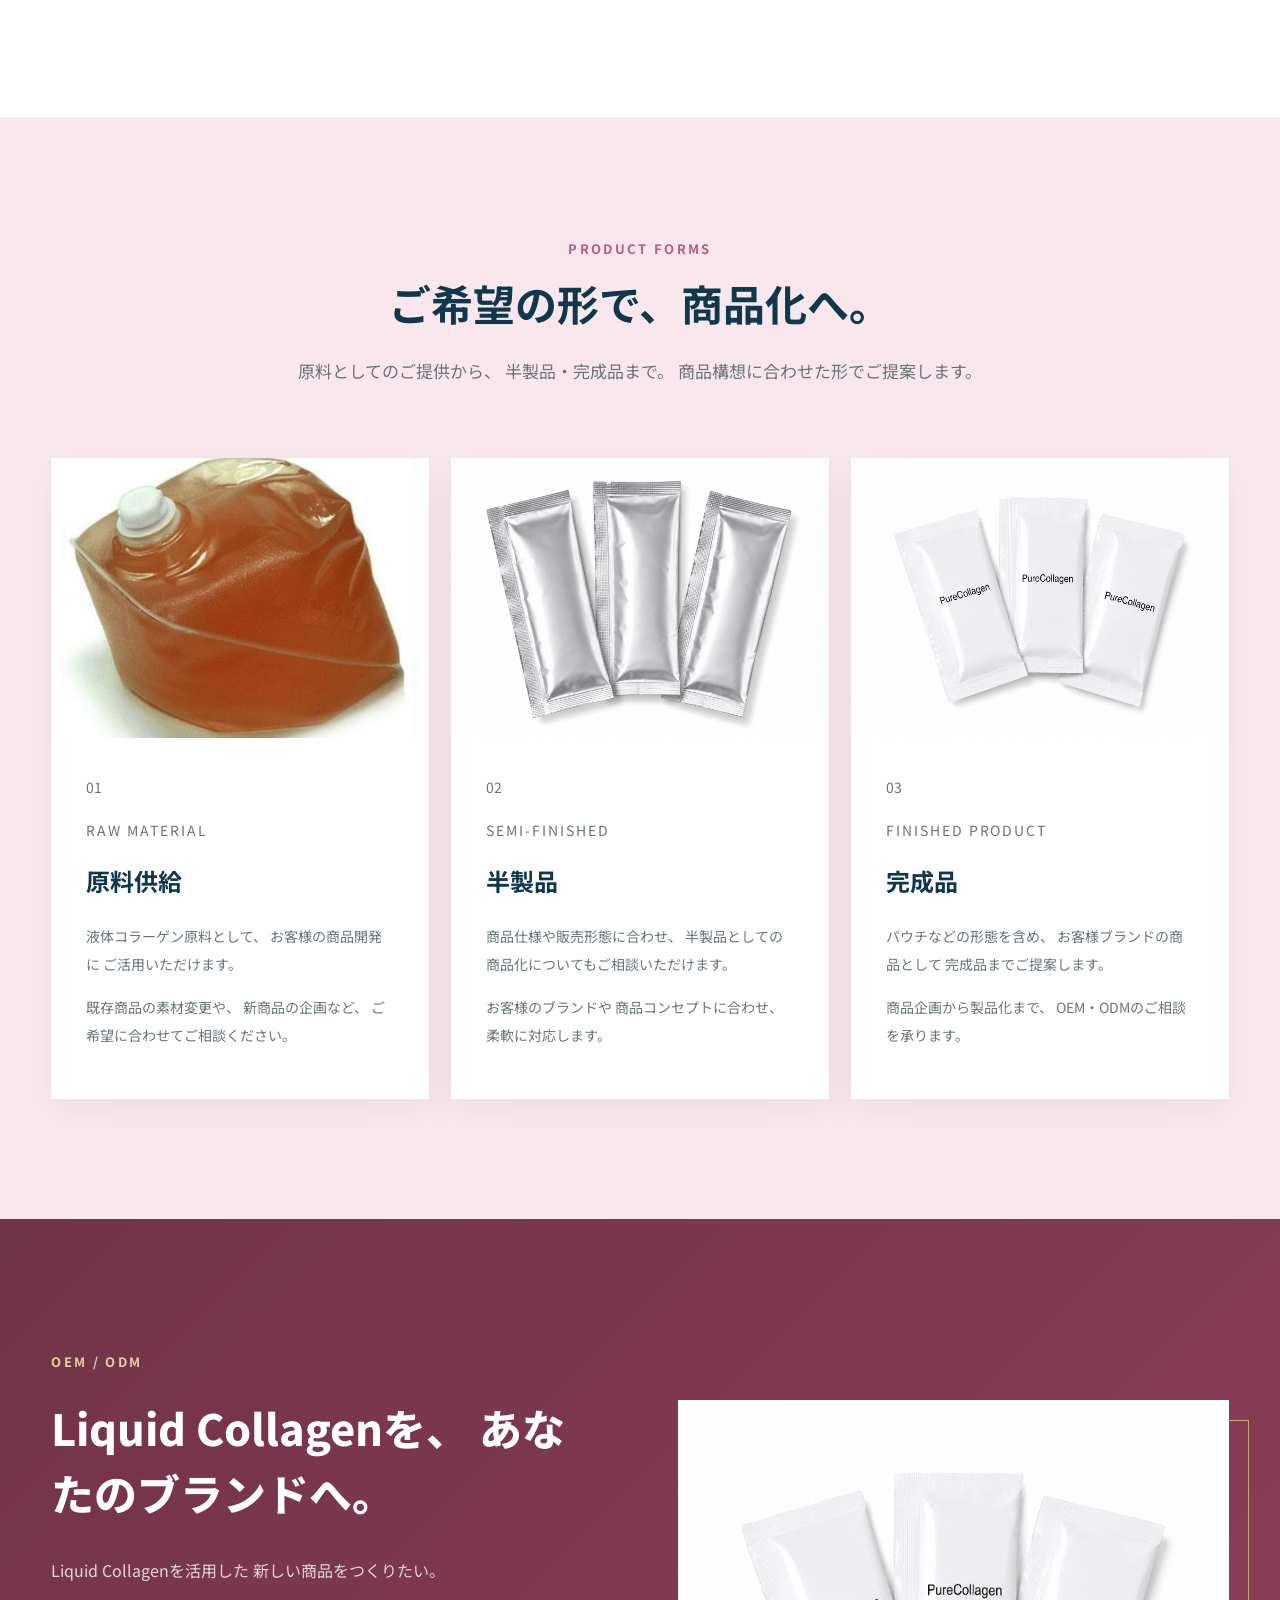
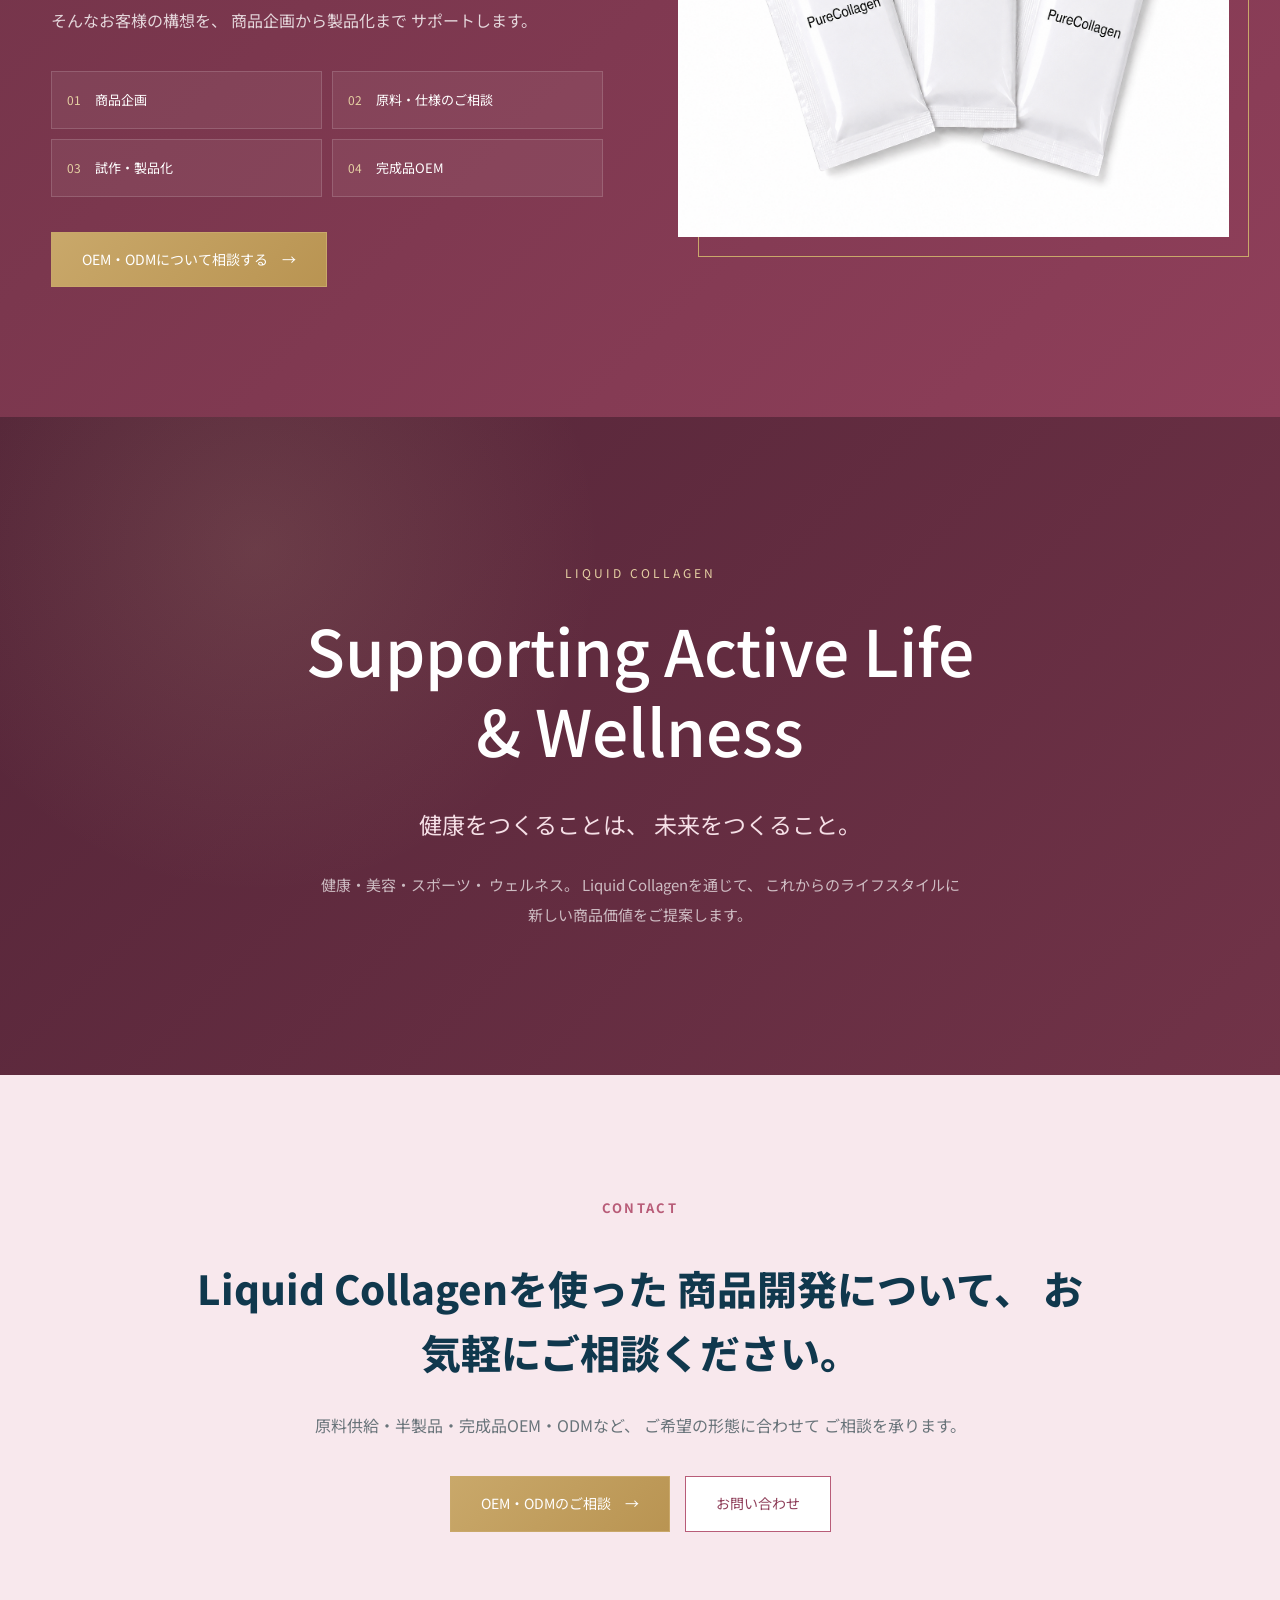
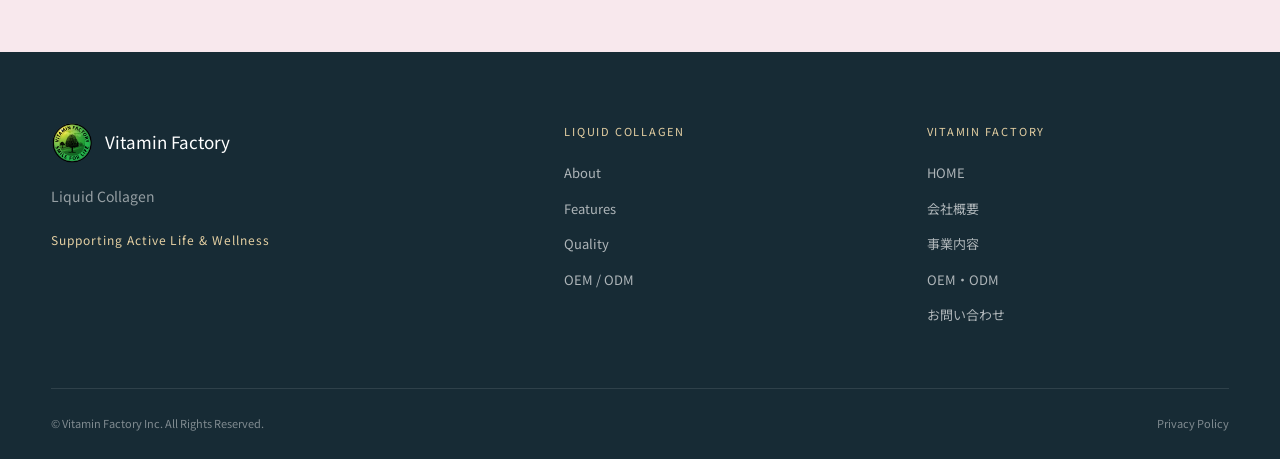
<file: liquid-collagen.html>
<!DOCTYPE html>
<html lang="ja">

<head>

<meta charset="UTF-8">

<meta name="viewport"
content="width=device-width, initial-scale=1.0">

<title>
Liquid Collagen｜株式会社Vitamin Factory
</title>

<meta name="description"
content="Liquid Collagenは、健康・美容・スポーツ・アクティブな毎日を支えるVitamin Factoryの液体コラーゲンブランドです。OEM・ODMにも対応しています。">

<meta name="keywords"
content="Liquid Collagen,液体コラーゲン,コラーゲンOEM,コラーゲンODM,健康食品,サプリメント">

<link rel="icon"
href="images/favicon.ico">

<link rel="preconnect"
href="https://fonts.googleapis.com">

<link rel="preconnect"
href="https://fonts.gstatic.com"
crossorigin>

<link href="https://fonts.googleapis.com/css2?family=Noto+Sans+JP:wght@300;400;500;700;900&display=swap"
rel="stylesheet">

<link rel="stylesheet"href="css/style.css">

<link rel="stylesheet"href="css/liquid-collagen.css">

</head>

<body>

<!-- =====================================
Header
===================================== -->

<header>

<div class="container">

<a href="index.html"
class="logo">

<img src="images/VF_logo.png"
alt="Vitamin Factory">

<span>

Vitamin Factory

</span>

</a>

<nav>

<ul>

<li>

<a href="index.html">

HOME

</a>

</li>

<li>

<a href="company.html">

会社概要

</a>

</li>

<li>

<a href="service.html">

事業内容

</a>

</li>

<li>

<a href="oem.html">

OEM・ODM

</a>

</li>

<li>

<a href="liquid-collagen.html"
class="active">

Liquid Collagen

</a>

</li>

<li>

<a href="contact.html"
class="contact-btn">

お問い合わせ

</a>

</li>

</ul>

</nav>

</div>

</header>

<!-- =====================================
Hero
===================================== -->

<!-- =====================================
Liquid Collagen Hero
===================================== -->

<section class="lc-hero">

    <div class="lc-hero-overlay"></div>

    <div class="lc-hero-content">

        <p class="lc-hero-eyebrow">
            LIQUID COLLAGEN
        </p>

        <h1>
            Supporting Active Life &amp; Wellness
        </h1>

        <p class="lc-hero-copy">
            健康をつくることは、未来をつくること。
        </p>

        <p class="lc-hero-description">
            原料から商品化まで、柔軟なOEM・ODMをご提案します。
        </p>

    </div>

</section>
<!-- =====================================
What is Liquid Collagen
===================================== -->

<section
class="lc-about"
id="about">

<div class="container">

<div class="section-title">

<p class="section-sub">

ABOUT

</p>

<h2>

What is Liquid Collagen

</h2>

</div>

<div class="lc-about-grid">

<div class="lc-about-image">

<img
src="images/raw_collagen.jpg"
alt="Liquid Collagen">

</div>

<div class="lc-about-text">

<h3>

液体だからこそ実現できる、<br>

毎日続けられるコラーゲン。

</h3>

<p>

Liquid Collagenは、

美容だけを目的とした

コラーゲンではありません。

</p>

<p>

健康という土台を大切にし、

毎日をより快適に、

よりアクティブに過ごすための

素材として開発されています。

</p>

<p>

臭いがほとんど気にならず、

ジュース・お茶・コーヒー・

味噌汁・スープ・ソース・

ドレッシングなど、

様々な食品へ自然に取り入れられることも

Liquid Collagenの魅力です。

</p>

</div>

</div>

</div>

</section>
<!-- =====================================
Supporting Active Life & Wellness
===================================== -->

<section class="lc-support">

    <div class="container">

        <div class="section-title lc-section-title">

            <p class="section-sub">
                CONCEPT
            </p>

            <h2>
                Supporting Active Life & Wellness
            </h2>

            <p class="lc-section-lead">

                健康という土台から、
                その先にある美しさと、
                アクティブな毎日へ。

            </p>

        </div>


        <div class="lc-support-grid">


            <!-- Health -->

            <article class="lc-support-card">

                <div class="lc-support-number">
                    01
                </div>

                <h3>
                    Health
                </h3>

                <p>

                    毎日の健康を考えることは、
                    これからの人生を考えること。

                    Liquid Collagenを、
                    健康を支える素材のひとつとして
                    ご提案します。

                </p>

            </article>


            <!-- Beauty -->

            <article class="lc-support-card">

                <div class="lc-support-number">
                    02
                </div>

                <h3>
                    Beauty
                </h3>

                <p>

                    美しさは、
                    健康という土台の上にあるもの。

                    美容だけに偏らず、
                    内側からの健康を意識した
                    商品づくりをサポートします。

                </p>

            </article>


            <!-- Sports -->

            <article class="lc-support-card">

                <div class="lc-support-number">
                    03
                </div>

                <h3>
                    Sports
                </h3>

                <p>

                    アクティブに身体を動かす人にも。

                    スポーツや日々の活動を通じた
                    健康づくりを考える商品にも、
                    Liquid Collagenをご活用いただけます。

                </p>

            </article>


            <!-- Active Life -->

            <article class="lc-support-card">

                <div class="lc-support-number">
                    04
                </div>

                <h3>
                    Active Life
                </h3>

                <p>

                    年齢や性別を問わず、
                    毎日を自分らしく過ごすために。

                    健康・美容・スポーツなど、
                    幅広い商品企画への展開が可能です。

                </p>

            </article>


        </div>

    </div>

</section>


<!-- =====================================
Daily Life
===================================== -->

<section class="lc-daily">

    <div class="container">

        <div class="lc-daily-grid">


            <!-- Image -->

            <div class="lc-daily-image">

                <img
                    src="images/drink.jpg"
                    alt="毎日の生活に取り入れるLiquid Collagen">

            </div>


            <!-- Content -->

            <div class="lc-daily-content">

                <p class="section-sub">
                    DAILY LIFE
                </p>

                <h2>

                    毎日の食生活に、
                    自然に。

                </h2>

                <p>

                    Liquid Collagenは、
                    特定の飲み方だけに限定されるものではありません。

                </p>

                <p>

                    ジュースやお茶、コーヒーをはじめ、
                    味噌汁・スープ・ソース・
                    ドレッシングなど、
                    様々な食品への活用が考えられます。

                </p>

                <p>

                    臭いがほとんど気にならないという特長を活かし、
                    毎日の食生活に取り入れやすい
                    商品設計をご提案します。

                </p>


                <div class="lc-daily-list">

                    <span>
                        Juice
                    </span>

                    <span>
                        Tea
                    </span>

                    <span>
                        Coffee
                    </span>

                    <span>
                        Soup
                    </span>

                    <span>
                        Dressing
                    </span>

                </div>

            </div>

        </div>

    </div>

</section>


<!-- =====================================
Origin
===================================== -->

<section class="lc-origin">

    <div class="container">

        <div class="lc-origin-grid">


            <!-- Content -->

            <div class="lc-origin-content">

                <p class="section-sub">
                    ORIGIN
                </p>

                <h2>

                    素材を、
                    その目で確かめる。

                </h2>

                <p>

                    Liquid Collagenは、
                    魚由来のコラーゲンを原料としています。

                </p>

                <p>

                    私たちは、
                    商品の背景にある素材そのものを
                    お客様に知っていただくことも、
                    信頼につながる大切な要素だと考えています。

                </p>

                <p>

                    原料から製品まで、
                    どのような素材を使用しているのか。

                    その情報を分かりやすくお伝えすることで、
                    安心して商品企画にご活用いただける
                    コラーゲン素材を目指しています。

                </p>

            </div>


            <!-- Image -->

            <div class="lc-origin-image">

                <img
                    src="images/uroco.jpg"
                    alt="魚由来コラーゲンの原料となる魚のうろこ">

                <div class="lc-origin-caption">

                    <span>
                        FISH-DERIVED
                    </span>

                    <strong>
                        魚由来コラーゲン
                    </strong>

                </div>

            </div>


        </div>

    </div>

</section>


<!-- =====================================
Liquid Collagen Features
===================================== -->

<section class="lc-features">

    <div class="container">

        <div class="section-title lc-section-title">

            <p class="section-sub">
                FEATURES
            </p>

            <h2>
                Liquid Collagenの特長
            </h2>

            <p class="lc-section-lead">

                商品企画の可能性を広げる、
                Liquid Collagenの特長。

            </p>

        </div>


        <div class="lc-feature-grid">


            <!-- Feature 01 -->

            <div class="lc-feature-item">

                <span class="lc-feature-index">
                    01
                </span>

                <h3>
                    液体という形状
                </h3>

                <p>

                    粉末だけではなく、
                    液体という形状だからこそ可能になる
                    商品設計があります。

                    飲料や食品など、
                    様々な商品への展開をご提案できます。

                </p>

            </div>


            <!-- Feature 02 -->

            <div class="lc-feature-item">

                <span class="lc-feature-index">
                    02
                </span>

                <h3>
                    臭いがほとんど気にならない
                </h3>

                <p>

                    Liquid Collagenは、
                    臭いがほとんど気にならないことが
                    特長のひとつです。

                    毎日の食生活に取り入れやすい
                    商品設計につなげることができます。

                </p>

            </div>


            <!-- Feature 03 -->

            <div class="lc-feature-item">

                <span class="lc-feature-index">
                    03
                </span>

                <h3>
                    幅広い商品展開
                </h3>

                <p>

                    健康食品・美容関連商品だけでなく、
                    スポーツや日常のウェルネスを意識した
                    商品など、
                    幅広いカテゴリーへの展開が可能です。

                </p>

            </div>


            <!-- Feature 04 -->

            <div class="lc-feature-item">

                <span class="lc-feature-index">
                    04
                </span>

                <h3>
                    BtoBの商品開発に対応
                </h3>

                <p>

                    原料としての供給だけでなく、
                    半製品・完成品まで。

                    お客様のブランドや商品構想に合わせ、
                    柔軟な形でご提案します。

                </p>

            </div>


        </div>

    </div>

</section>


<!-- =====================================
OEM Introduction
===================================== -->

<section class="lc-oem-intro">

    <div class="container">

        <div class="lc-oem-grid">


            <div class="lc-oem-image">

                <img
                    src="images/alumi.jpg"
                    alt="Liquid Collagen OEM供給イメージ">

            </div>


            <div class="lc-oem-content">

                <p class="section-sub">
                    OEM / ODM
                </p>

                <h2>

                    原料から、
                    商品まで。

                </h2>

                <p>

                    Liquid Collagenは、
                    原料としての供給だけではありません。

                </p>

                <p>

                    お客様のご要望に応じて、

                    原料ベース、
                    半製品、
                    完成品OEMなど、

                    様々な形での商品化を
                    ご提案いたします。

                </p>

                <a
                    href="contact.html"
                    class="lc-text-link">

                    OEM・ODMについて詳しく見る

                    <span>
                        →
                    </span>

                </a>

            </div>


        </div>

    </div>

</section>
<!-- =====================================
Quality & Characteristics
===================================== -->

<section class="lc-quality">

    <div class="container">

        <div class="section-title lc-section-title">

            <p class="section-sub">
                QUALITY
            </p>

            <h2>
                素材としての確かな特長
            </h2>

            <p class="lc-section-lead">

                Liquid Collagenの特長を、
                原料・製法・性質の側面からご紹介します。

            </p>

        </div>


        <div class="lc-quality-grid">


            <!-- Low Molecular Weight -->

            <article class="lc-quality-card">

                <span class="lc-quality-number">
                    01
                </span>

                <p class="lc-quality-label">
                    FISH COLLAGEN
                </p>

                <h3>
                    低分子フィッシュコラーゲン
                </h3>

                <p>

                    魚のうろこを原材料とした
                    フィッシュコラーゲン。

                    独自の製法により
                    分子量5,000～7,500の
                    液体フィッシュコラーゲンとして
                    抽出しています。

                </p>

            </article>


            <!-- Odor -->

            <article class="lc-quality-card">

                <span class="lc-quality-number">
                    02
                </span>

                <p class="lc-quality-label">
                    TASTE & ODOR
                </p>

                <h3>
                    臭いがほとんど気にならない
                </h3>

                <p>

                    当社独自の製法によって
                    臭いを抑えていることが大きな特長のひとつです。

                    毎日の飲み物や食品に
                    取り入れやすい素材として
                    ご提案できます。

                </p>

            </article>


            <!-- Additive Free -->

            <article class="lc-quality-card">

                <span class="lc-quality-number">
                    03
                </span>

                <p class="lc-quality-label">
                    ADDITIVE FREE
                </p>

                <h3>
                    香料・着色料・保存料 無添加
                </h3>

                <p>

                    香料・着色料・保存料を一切添加していません。

                    素材本来の特性を活かした
                    商品設計が可能です。

                </p>

            </article>


            <!-- Amino Acids -->

            <article class="lc-quality-card">

                <span class="lc-quality-number">
                    04
                </span>

                <p class="lc-quality-label">
                    AMINO ACIDS
                </p>

                <h3>
                    アミノ酸組成
                </h3>

                <p>

                    グリシン、 プロリン、 ヒドロキシプロリンを多く含むことが検査結果資料に示されています。
                    
                    ※日本食品分析センターの検査結果より

                </p>

            </article>


        </div>

    </div>

</section>


<!-- =====================================
Quality Statement
===================================== -->

<section class="lc-quality-statement">

    <div class="container">

        <div class="lc-quality-statement-inner">

            <p class="section-sub">
                OUR APPROACH
            </p>

            <h2>

                数字だけではなく、
                素材そのものを伝える。

            </h2>

            <p>

                私たちは、
                商品の魅力を必要以上に誇張するのではなく、
                原料・製法・分析結果など、
                確認できる情報をもとに
                Liquid Collagenの特長をお伝えします。

            </p>

            <p>

                BtoBの商品開発において、
                重要なのは「何が入っているか」だけではありません。

                どのような原料なのか。
                どのような特長があるのか。
                どのような資料で確認できるのか。

                そうした情報まで含めて、
                お客様の商品開発をサポートします。

            </p>

        </div>

    </div>

</section>


<!-- =====================================
Evidence
===================================== -->

<section class="lc-evidence">

    <div class="container">

        <div class="section-title lc-section-title">

            <p class="section-sub">
                EVIDENCE
            </p>

            <h2>
                確認されているデータ
            </h2>

            <p class="lc-section-lead">

                保有する資料・測定結果・
                モニター情報をもとに、
                Liquid Collagenの可能性をご紹介します。

            </p>

        </div>


        <div class="lc-evidence-grid">


            <!-- Bone Density -->

            <article class="lc-evidence-card">

                <div class="lc-evidence-icon">
                    01
                </div>

                <p class="lc-evidence-label">
                    BONE DENSITY
                </p>

                <h3>
                    骨量測定に関する資料
                </h3>

                <p>

                    資料には、
                    5名を対象とした
                    骨塩定量検査（DIP法）の
                    結果が記録されています。

                </p>

                <p>

                    5名中4名で骨量が増加し、
                    資料上の平均骨量増減率は
                    107.54%でした。

                </p>

                <p class="lc-note">

                    ※これは資料に記載された
                    測定結果であり、
                    Liquid Collagenの摂取による
                    効果を一般化・保証するものではありません。

                </p>

            </article>


            <!-- Monitor -->

            <article class="lc-evidence-card">

                <div class="lc-evidence-icon">
                    02
                </div>

                <p class="lc-evidence-label">
                    MONITOR
                </p>

                <h3>
                    モニターによる体感
                </h3>

                <p>

                    既存のプレゼン資料には、
                    独自のモニター調査における
                    参加者の感想が掲載されています。

                </p>

                <p>

                    肌のハリ・艶、
                    髪、
                    関節、
                    体の軽さ、
                    骨密度など、
                    様々な項目についての
                    感想が記録されています。

                </p>

                <p class="lc-note">

                    ※個人の感想であり、
                    全ての方に同様の結果を
                    保証するものではありません。

                </p>

            </article>


            <!-- Analysis -->

            <article class="lc-evidence-card">

                <div class="lc-evidence-icon">
                    03
                </div>

                <p class="lc-evidence-label">
                    ANALYSIS
                </p>

                <h3>
                    分析・試験資料
                </h3>

                <p>

                    アミノ酸組成分析については、
                    資料内に
                    日本食品分析センターによる
                    分析結果が掲載されています。

                </p>

                <p>

                    また、
                    栄養成分分析・有害物質試験、
                    細菌検査などの資料も
                    製品情報として確認しています。

                </p>

            </article>


            <!-- Safety -->

            <article class="lc-evidence-card">

                <div class="lc-evidence-icon">
                    04
                </div>

                <p class="lc-evidence-label">
                    SAFETY
                </p>

                <h3>
                    製品情報
                </h3>

                <p>

                    製品情報シートには、
                    原材料として
                    魚鱗と水、
                    種別として
                    加水分解コラーゲン蛋白と
                    記載されています。

                </p>

                <p>

                    同資料では、
                    危険性・有害性について
                    分類基準に該当しないとされています。

                </p>

                <p class="lc-note">

                    ※製品情報シートに基づく記載です。

                </p>

            </article>


        </div>

    </div>

</section>


<!-- =====================================
Customer Voice
===================================== -->

<section class="lc-voice">

    <div class="container">

        <div class="section-title lc-section-title">

            <p class="section-sub">
                VOICE
            </p>

            <h2>
                実際に寄せられた声
            </h2>

            <p class="lc-section-lead">

                既存資料に掲載されている
                お客様の声の一部をご紹介します。

            </p>

        </div>


        <div class="lc-voice-grid">


            <blockquote class="lc-voice-card">

                <p>

                    「コラーゲン特有の匂いがしない」
                    「液体なので溶けやすく、
                    ジュースなどに混ぜて使いやすい」

                </p>

                <cite>
                    既存資料掲載のお客様の声
                </cite>

            </blockquote>


            <blockquote class="lc-voice-card">

                <p>

                    「パウダーや錠剤より
                    ハリや潤い効果が
                    分かりやすかった」

                </p>

                <cite>
                    既存資料掲載のお客様の声
                </cite>

            </blockquote>


            <blockquote class="lc-voice-card">

                <p>

                    「温かいミルクに混ぜて
                    飲んでいる」
                    「コラーゲン独特の匂いが
                    気にならない」

                </p>

                <cite>
                    既存資料掲載のお客様の声
                </cite>

            </blockquote>


        </div>


        <p class="lc-voice-note">

            ※上記は既存資料に掲載されている
            個人の感想を要約したものです。
            医学的・科学的な効果を示すものではありません。

        </p>

    </div>

</section>


<!-- =====================================
From Material to Product
===================================== -->

<section class="lc-product-flow">

    <div class="container">

        <div class="section-title lc-section-title">

            <p class="section-sub">
                PRODUCT DEVELOPMENT
            </p>

            <h2>
                原料から、商品へ。
            </h2>

            <p class="lc-section-lead">

                Liquid Collagenを、
                お客様のブランドに合わせた
                商品へ。

            </p>

        </div>


        <div class="lc-flow">


            <div class="lc-flow-item">

                <span class="lc-flow-number">
                    01
                </span>

                <h3>
                    Raw Material
                </h3>

                <p>
                    原料
                </p>

            </div>


            <div class="lc-flow-line"></div>


            <div class="lc-flow-item">

                <span class="lc-flow-number">
                    02
                </span>

                <h3>
                    Semi-Finished
                </h3>

                <p>
                    半製品
                </p>

            </div>


            <div class="lc-flow-line"></div>


            <div class="lc-flow-item">

                <span class="lc-flow-number">
                    03
                </span>

                <h3>
                    Finished Product
                </h3>

                <p>
                    完成品
                </p>

            </div>


        </div>

    </div>

</section>
 <!-- =====================================
Product Forms
===================================== -->

<section class="lc-product-forms">

    <div class="container">

        <div class="section-title lc-section-title">

            <p class="section-sub">
                PRODUCT FORMS
            </p>

            <h2>
                ご希望の形で、商品化へ。
            </h2>

            <p class="lc-section-lead">

                原料としてのご提供から、
                半製品・完成品まで。
                商品構想に合わせた形でご提案します。

            </p>

        </div>


        <div class="lc-product-form-grid">


            <!-- Raw Material -->

            <article class="lc-product-form-card">

                <div class="lc-product-form-image">

                    <img
                        src="images/BIB.jpg"
                        alt="液体コラーゲン原料">

                </div>

                <div class="lc-product-form-content">

                    <p class="lc-product-form-number">
                        01
                    </p>

                    <p class="lc-product-form-label">
                        RAW MATERIAL
                    </p>

                    <h3>
                        原料供給
                    </h3>

                    <p>

                        液体コラーゲン原料として、
                        お客様の商品開発に
                        ご活用いただけます。

                    </p>

                    <p>

                        既存商品の素材変更や、
                        新商品の企画など、
                        ご希望に合わせてご相談ください。

                    </p>

                </div>

            </article>


            <!-- Semi Finished -->

            <article class="lc-product-form-card">

                <div class="lc-product-form-image">

                    <img
                        src="images/alumi.jpg"
                        alt="液体コラーゲン半製品">

                </div>

                <div class="lc-product-form-content">

                    <p class="lc-product-form-number">
                        02
                    </p>

                    <p class="lc-product-form-label">
                        SEMI-FINISHED
                    </p>

                    <h3>
                        半製品
                    </h3>

                    <p>

                        商品仕様や販売形態に合わせ、
                        半製品としての
                        商品化についてもご相談いただけます。

                    </p>

                    <p>

                        お客様のブランドや
                        商品コンセプトに合わせ、
                        柔軟に対応します。

                    </p>

                </div>

            </article>


            <!-- Finished Product -->

            <article class="lc-product-form-card">

                <div class="lc-product-form-image">

                    <img
                        src="images/1pac.jpg"
                        alt="液体コラーゲン完成品">

                </div>

                <div class="lc-product-form-content">

                    <p class="lc-product-form-number">
                        03
                    </p>

                    <p class="lc-product-form-label">
                        FINISHED PRODUCT
                    </p>

                    <h3>
                        完成品
                    </h3>

                    <p>

                        パウチなどの形態を含め、
                        お客様ブランドの商品として
                        完成品までご提案します。

                    </p>

                    <p>

                        商品企画から製品化まで、
                        OEM・ODMのご相談を承ります。

                    </p>

                </div>

            </article>


        </div>

    </div>

</section>


<!-- =====================================
OEM / ODM
===================================== -->

<section class="lc-oem">

    <div class="container">

        <div class="lc-oem-inner">


            <div class="lc-oem-content">

                <p class="section-sub">
                    OEM / ODM
                </p>

                <h2>

                    Liquid Collagenを、
                    あなたのブランドへ。

                </h2>

                <p>

                    Liquid Collagenを活用した
                    新しい商品をつくりたい。

                </p>

                <p>

                    そんなお客様の構想を、
                    商品企画から製品化まで
                    サポートします。

                </p>


                <div class="lc-oem-points">

                    <div class="lc-oem-point">

                        <span>
                            01
                        </span>

                        <p>
                            商品企画
                        </p>

                    </div>


                    <div class="lc-oem-point">

                        <span>
                            02
                        </span>

                        <p>
                            原料・仕様のご相談
                        </p>

                    </div>


                    <div class="lc-oem-point">

                        <span>
                            03
                        </span>

                        <p>
                            試作・製品化
                        </p>

                    </div>


                    <div class="lc-oem-point">

                        <span>
                            04
                        </span>

                        <p>
                            完成品OEM
                        </p>

                    </div>

                </div>


                <a
                    href="contact.html"
                    class="lc-gold-button">

                    OEM・ODMについて相談する

                    <span>
                        →
                    </span>

                </a>

            </div>


            <div class="lc-oem-image">

                <img
                    src="images/1pac.jpg"
                    alt="Liquid Collagen OEM商品">

            </div>


        </div>

    </div>

</section>


<!-- =====================================
Brand Message
===================================== -->

<section class="lc-brand-message">

    <div class="container">

        <div class="lc-brand-message-inner">

            <p class="lc-brand-message-label">
                LIQUID COLLAGEN
            </p>

            <h2>

                Supporting Active Life<br>
                & Wellness

            </h2>

            <p>

                健康をつくることは、
                未来をつくること。

            </p>

            <p class="lc-brand-message-small">

                健康・美容・スポーツ・
                ウェルネス。

                Liquid Collagenを通じて、
                これからのライフスタイルに
                新しい商品価値をご提案します。

            </p>

        </div>

    </div>

</section>


<!-- =====================================
Contact CTA
===================================== -->

<section class="lc-contact">

    <div class="container">

        <div class="lc-contact-inner">

            <p class="section-sub">
                CONTACT
            </p>

            <h2>

                Liquid Collagenを使った
                商品開発について、
                お気軽にご相談ください。

            </h2>

            <p>

                原料供給・半製品・完成品OEM・ODMなど、
                ご希望の形態に合わせて
                ご相談を承ります。

            </p>


            <div class="lc-contact-buttons">

                <a
                    href="contact.html"
                    class="lc-gold-button">

                    OEM・ODMのご相談

                    <span>
                        →
                    </span>

                </a>


                <a
                    href="contact.html"
                    class="lc-outline-button">

                    お問い合わせ

                </a>

            </div>

        </div>

    </div>

</section>


<!-- =====================================
Footer
===================================== -->

<footer class="lc-footer">

    <div class="container">

        <div class="lc-footer-grid">


            <div class="lc-footer-brand">

                <a
                    href="index.html"
                    class="lc-footer-logo">

                    <img
                        src="images/VF_logo.png"
                        alt="Vitamin Factory">

                    <span>
                        Vitamin Factory
                    </span>

                </a>

                <p>

                    Liquid Collagen

                </p>

                <p class="lc-footer-tagline">

                    Supporting Active Life & Wellness

                </p>

            </div>


            <div class="lc-footer-links">

                <p class="lc-footer-title">
                    LIQUID COLLAGEN
                </p>

                <a href="#about">
                    About
                </a>

                <a href="#about">
                    Features
                </a>

                <a href="#about">
                    Quality
                </a>

                <a href="#about">
                    OEM / ODM
                </a>

            </div>


            <div class="lc-footer-links">

                <p class="lc-footer-title">
                    VITAMIN FACTORY
                </p>

                <a href="index.html">
                    HOME
                </a>

                <a href="company.html">
                    会社概要
                </a>

                <a href="service.html">
                    事業内容
                </a>

                <a href="oem.html">
                    OEM・ODM
                </a>

                <a href="contact.html">
                    お問い合わせ
                </a>

            </div>


        </div>


        <div class="lc-footer-bottom">

            <p>

                © Vitamin Factory Inc. All Rights Reserved.

            </p>

            <a href="privacy.html">
                Privacy Policy
            </a>

        </div>

    </div>

</footer>


<script
src="js/main.js">
</script>

</body>

</html>
</file>
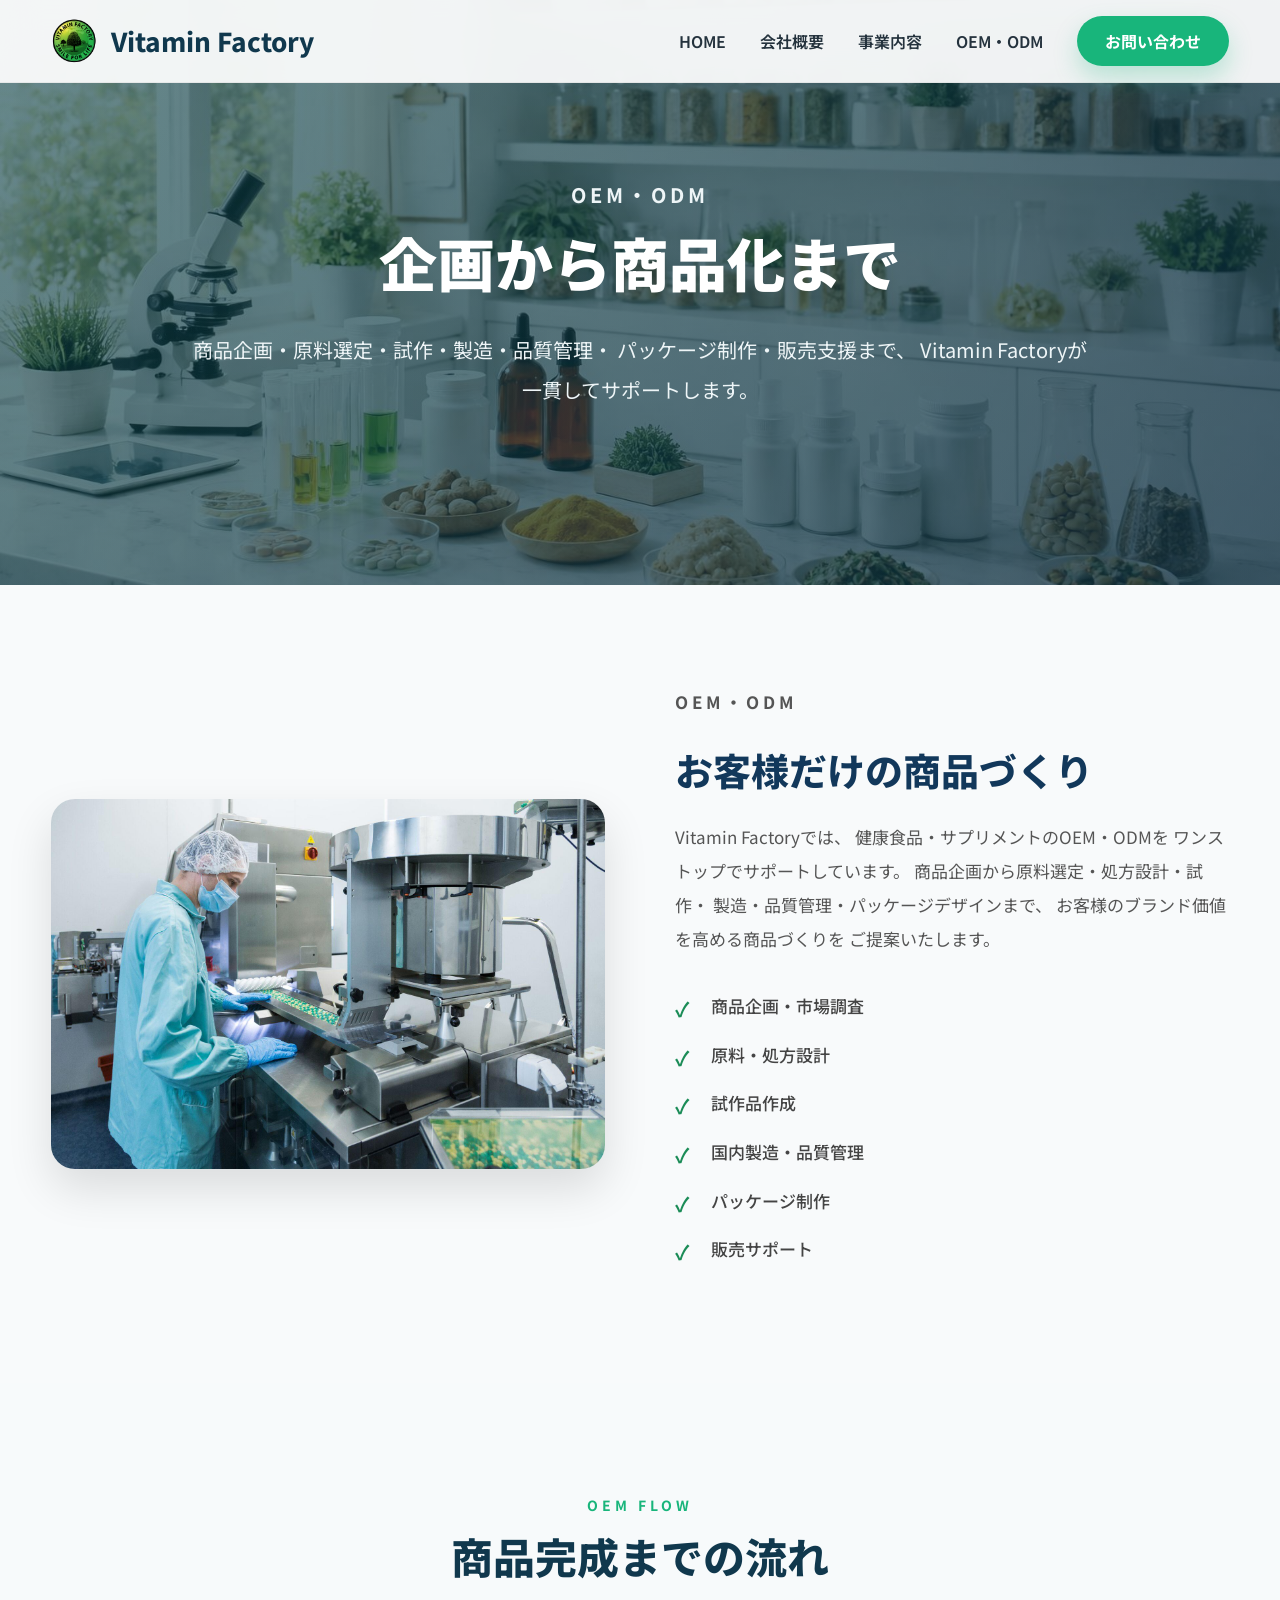
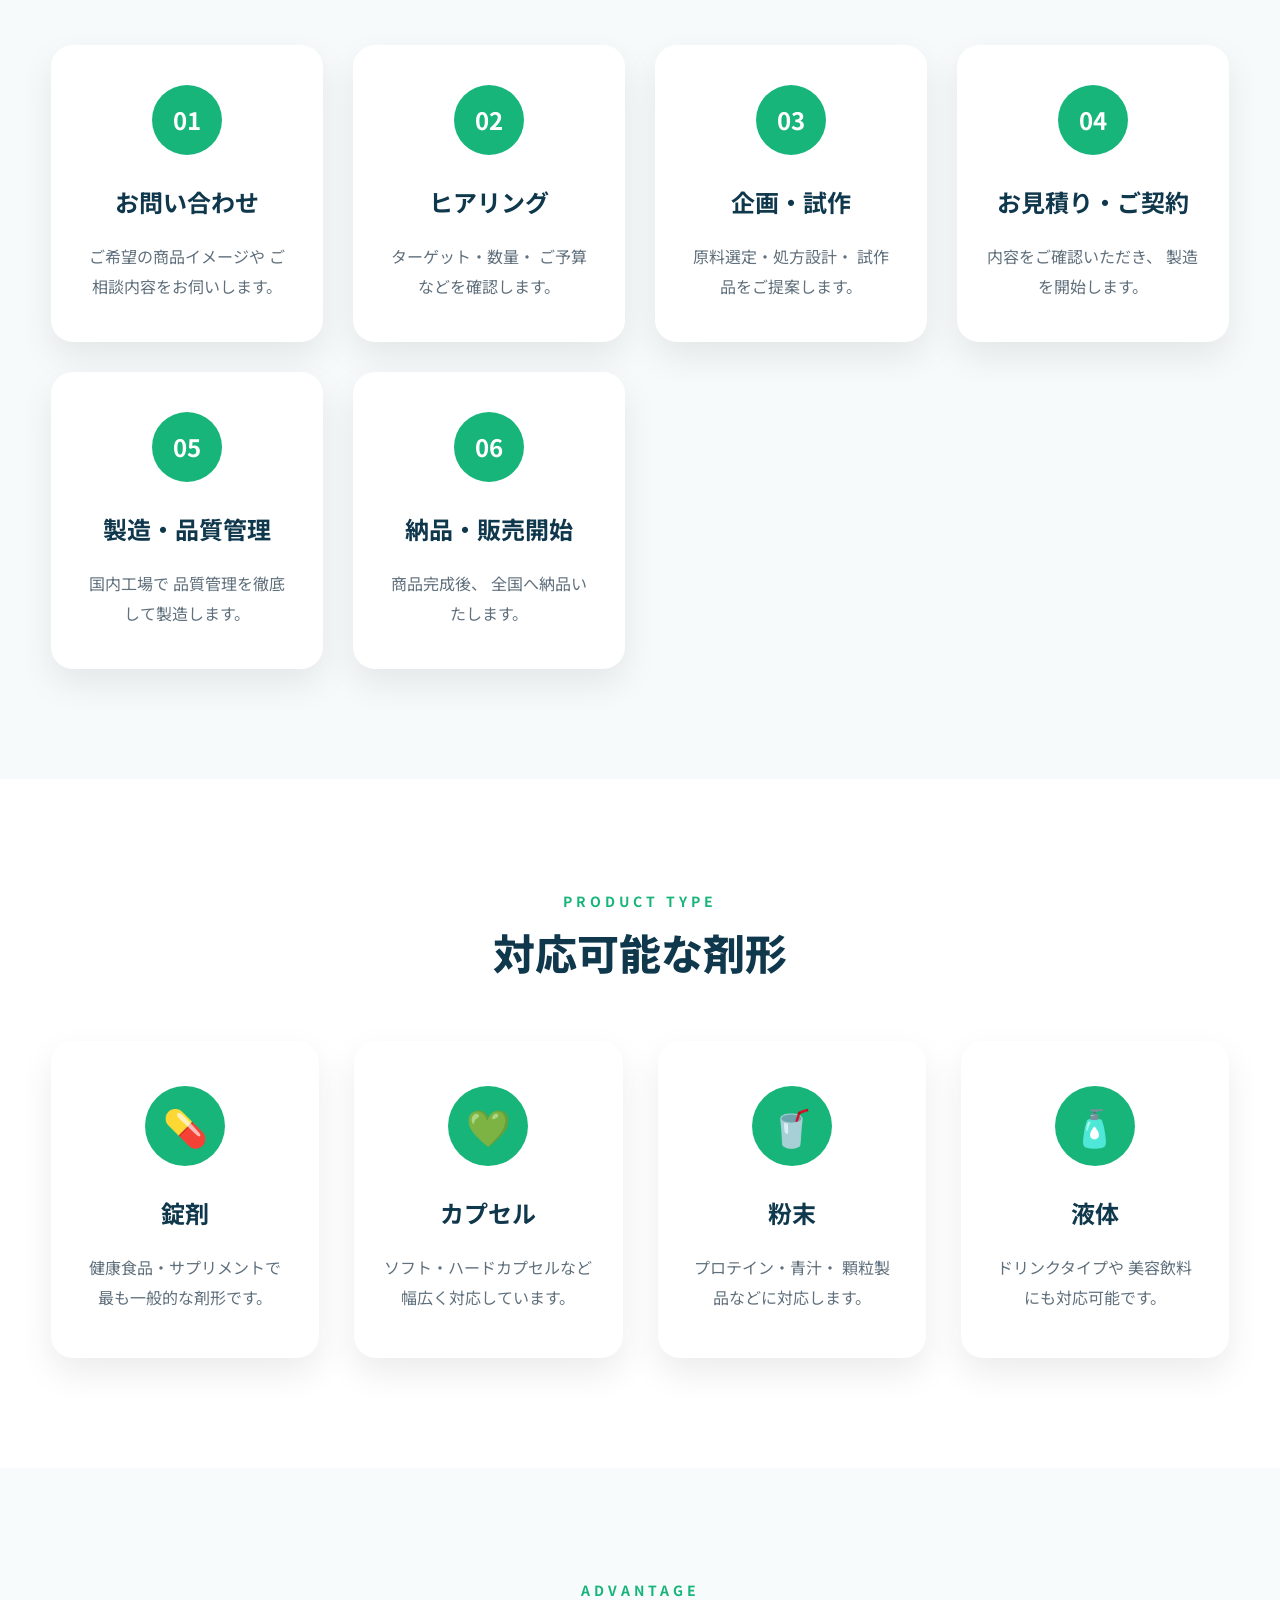
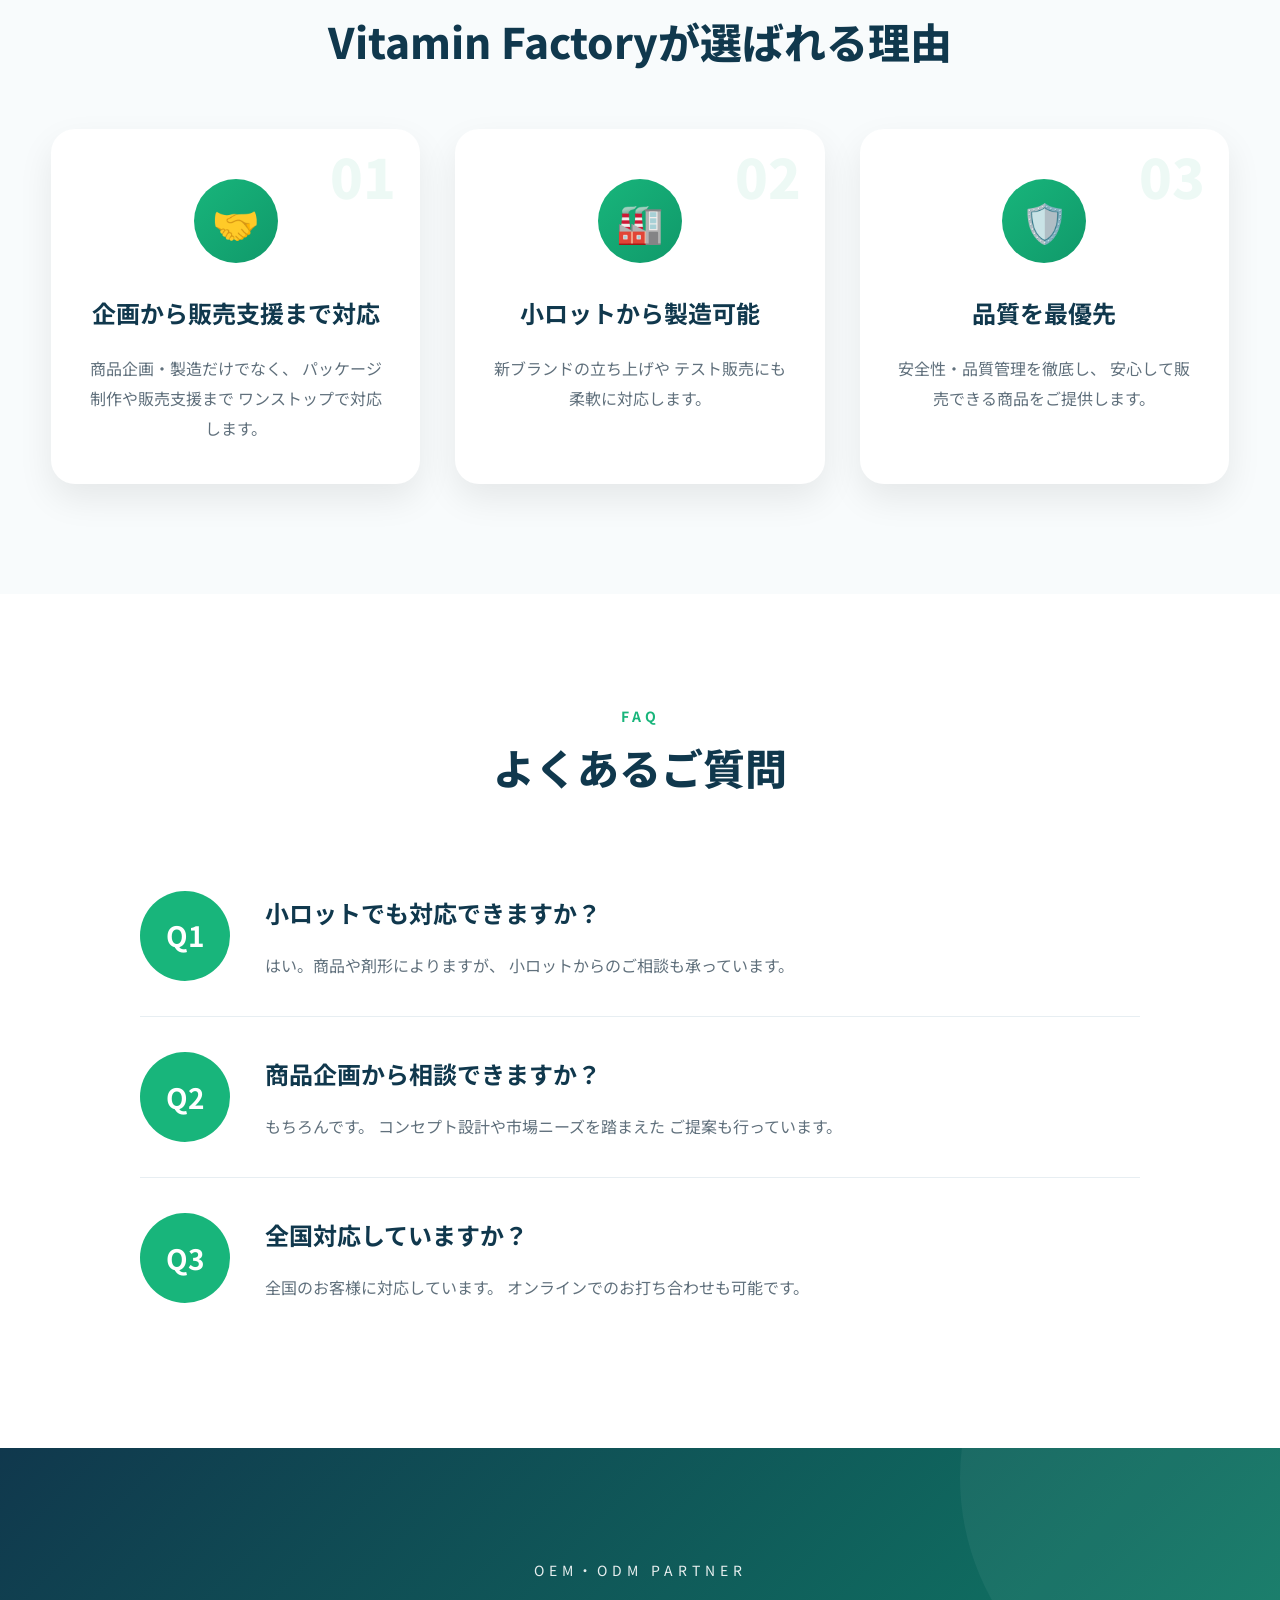
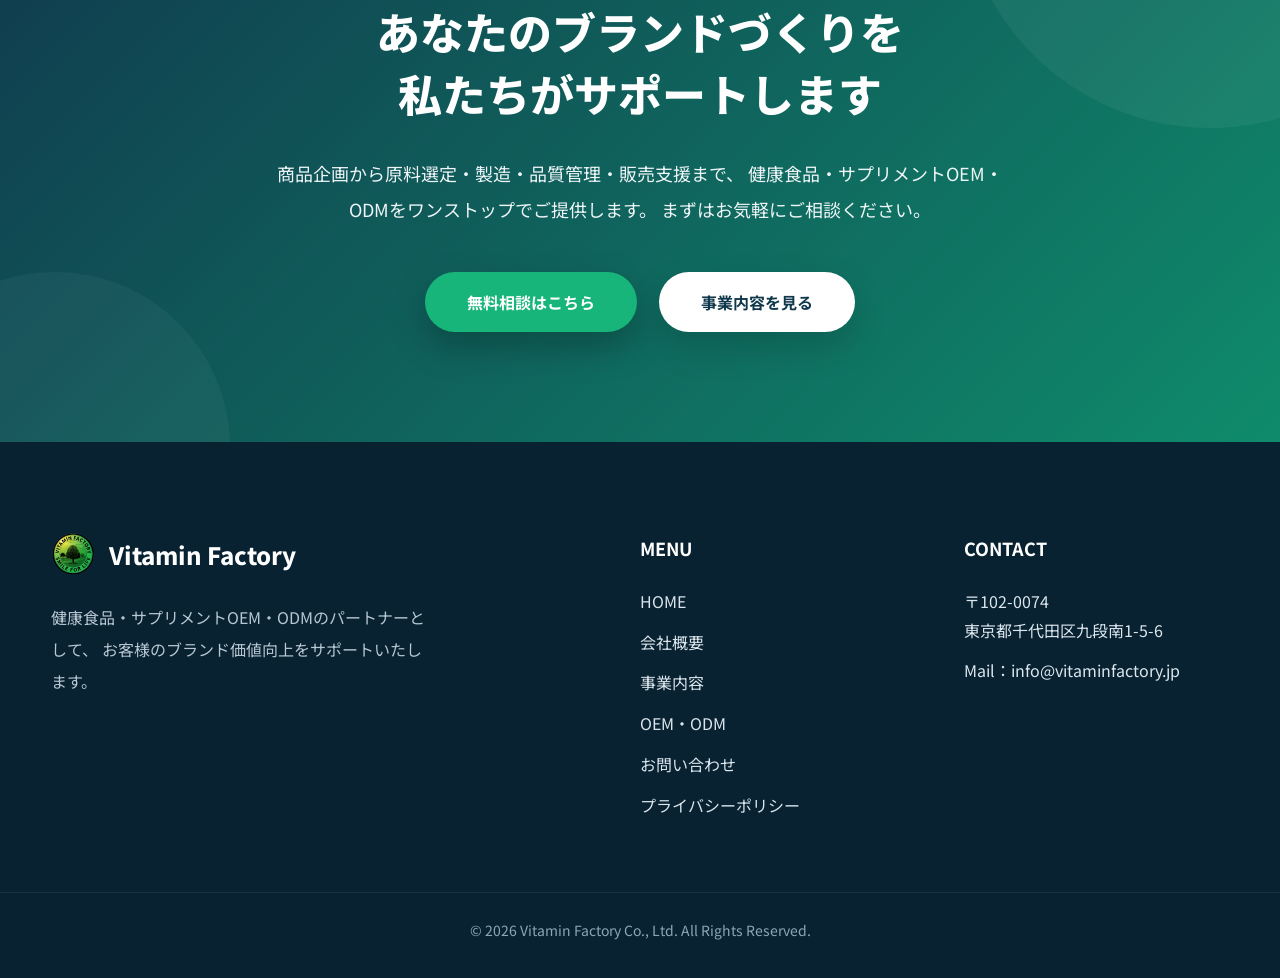
<file: oem.html>
<!DOCTYPE html>
<html lang="ja">

<head>

<meta charset="UTF-8">
<meta name="viewport" content="width=device-width, initial-scale=1.0">

<title>
OEM・ODM｜株式会社Vitamin Factory
</title>

<meta name="description"
content="健康食品・サプリメントのOEM・ODMなら株式会社Vitamin Factory。企画・処方設計・製造・品質管理・販売支援までワンストップで対応します。">

<meta name="keywords"
content="OEM,ODM,サプリメントOEM,健康食品OEM,受託製造">

<link rel="icon" href="images/favicon.ico">

<link rel="preconnect"
href="https://fonts.googleapis.com">

<link rel="preconnect"
href="https://fonts.gstatic.com"
crossorigin>

<link href="https://fonts.googleapis.com/css2?family=Noto+Sans+JP:wght@300;400;500;700;900&display=swap"
rel="stylesheet">

<link rel="stylesheet"
href="css/style.css">

</head>

<body>

<header>

<div class="container">

<a href="index.html" class="logo">

<img src="images/VF_logo.png"
alt="Vitamin Factory">

<span>Vitamin Factory</span>

</a>

<nav>

<ul>

<li><a href="index.html">HOME</a></li>

<li><a href="company.html">会社概要</a></li>

<li><a href="service.html">事業内容</a></li>

<li><a href="oem.html">OEM・ODM</a></li>

<li>

<a href="contact.html"
class="contact-btn">

お問い合わせ

</a>

</li>

</ul>

</nav>

</div>

</header>

<!-- ==========================
PAGE HERO
========================== -->

<section class="page-hero oem-hero">

<div class="page-overlay"></div>

<div class="container">

<div class="page-content">

<p class="section-sub">

OEM・ODM

</p>

<h1>

企画から商品化まで

</h1>

<p>

商品企画・原料選定・試作・製造・品質管理・
パッケージ制作・販売支援まで、
Vitamin Factoryが一貫してサポートします。

</p>

</div>

</div>

</section>
<!-- ==========================
OEM・ODMとは
========================== -->

<section class="service-detail">

    <div class="container">

        <div class="service-row">

            <div class="service-image">

                <img src="images/oem-detail.jpg"
                     alt="OEM・ODM">

            </div>

            <div class="service-content">

                <p class="section-sub">
                    OEM・ODM
                </p>

                <h2>
                    お客様だけの商品づくり
                </h2>

                <p>

                    Vitamin Factoryでは、
                    健康食品・サプリメントのOEM・ODMを
                    ワンストップでサポートしています。

                    商品企画から原料選定・処方設計・試作・
                    製造・品質管理・パッケージデザインまで、
                    お客様のブランド価値を高める商品づくりを
                    ご提案いたします。

                </p>

                <ul class="service-list">

                    <li>商品企画・市場調査</li>

                    <li>原料・処方設計</li>

                    <li>試作品作成</li>

                    <li>国内製造・品質管理</li>

                    <li>パッケージ制作</li>

                    <li>販売サポート</li>

                </ul>

            </div>

        </div>

    </div>

</section>

<!-- ==========================
FLOW
========================== -->

<section class="flow">

    <div class="container">

        <div class="section-title">

            <p class="section-sub">

                OEM FLOW

            </p>

            <h2>

                商品完成までの流れ

            </h2>

        </div>

        <div class="flow-list">

            <div class="flow-item">

                <div class="number">01</div>

                <h3>お問い合わせ</h3>

                <p>

                    ご希望の商品イメージや
                    ご相談内容をお伺いします。

                </p>

            </div>

            <div class="flow-item">

                <div class="number">02</div>

                <h3>ヒアリング</h3>

                <p>

                    ターゲット・数量・
                    ご予算などを確認します。

                </p>

            </div>

            <div class="flow-item">

                <div class="number">03</div>

                <h3>企画・試作</h3>

                <p>

                    原料選定・処方設計・
                    試作品をご提案します。

                </p>

            </div>

            <div class="flow-item">

                <div class="number">04</div>

                <h3>お見積り・ご契約</h3>

                <p>

                    内容をご確認いただき、
                    製造を開始します。

                </p>

            </div>

            <div class="flow-item">

                <div class="number">05</div>

                <h3>製造・品質管理</h3>

                <p>

                    国内工場で
                    品質管理を徹底して製造します。

                </p>

            </div>

            <div class="flow-item">

                <div class="number">06</div>

                <h3>納品・販売開始</h3>

                <p>

                    商品完成後、
                    全国へ納品いたします。

                </p>

            </div>

        </div>

    </div>

</section>
<!-- ==========================
PRODUCT TYPE
========================== -->

<section class="product-type">

    <div class="container">

        <div class="section-title">

            <p class="section-sub">
                PRODUCT TYPE
            </p>

            <h2>
                対応可能な剤形
            </h2>

        </div>

        <div class="type-grid">

            <div class="type-card">

                <div class="type-icon">💊</div>

                <h3>錠剤</h3>

                <p>
                    健康食品・サプリメントで
                    最も一般的な剤形です。
                </p>

            </div>

            <div class="type-card">

                <div class="type-icon">💚</div>

                <h3>カプセル</h3>

                <p>
                    ソフト・ハードカプセルなど
                    幅広く対応しています。
                </p>

            </div>

            <div class="type-card">

                <div class="type-icon">🥤</div>

                <h3>粉末</h3>

                <p>
                    プロテイン・青汁・
                    顆粒製品などに対応します。
                </p>

            </div>

            <div class="type-card">

                <div class="type-icon">🧴</div>

                <h3>液体</h3>

                <p>
                    ドリンクタイプや
                    美容飲料にも対応可能です。
                </p>

            </div>

        </div>

    </div>

</section>

<!-- ==========================
ADVANTAGE
========================== -->

<section class="strength">

    <div class="container">

        <div class="section-title">

            <p class="section-sub">
                ADVANTAGE
            </p>

            <h2>
                Vitamin Factoryが選ばれる理由
            </h2>

        </div>

        <div class="strength-grid">

            <div class="strength-card">

                <div class="strength-number">01</div>

                <div class="strength-icon">🤝</div>

                <h3>企画から販売支援まで対応</h3>

                <p>
                    商品企画・製造だけでなく、
                    パッケージ制作や販売支援まで
                    ワンストップで対応します。
                </p>

            </div>

            <div class="strength-card">

                <div class="strength-number">02</div>

                <div class="strength-icon">🏭</div>

                <h3>小ロットから製造可能</h3>

                <p>
                    新ブランドの立ち上げや
                    テスト販売にも柔軟に対応します。
                </p>

            </div>

            <div class="strength-card">

                <div class="strength-number">03</div>

                <div class="strength-icon">🛡️</div>

                <h3>品質を最優先</h3>

                <p>
                    安全性・品質管理を徹底し、
                    安心して販売できる商品をご提供します。
                </p>

            </div>

        </div>

    </div>

</section>

<!-- ==========================
FAQ
========================== -->

<section class="history">

    <div class="container">

        <div class="section-title">

            <p class="section-sub">
                FAQ
            </p>

            <h2>
                よくあるご質問
            </h2>

        </div>

        <div class="history-list">

            <div class="history-item">

                <div class="history-year">Q1</div>

                <div class="history-text">

                    <h3>小ロットでも対応できますか？</h3>

                    <p>
                        はい。商品や剤形によりますが、
                        小ロットからのご相談も承っています。
                    </p>

                </div>

            </div>

            <div class="history-item">

                <div class="history-year">Q2</div>

                <div class="history-text">

                    <h3>商品企画から相談できますか？</h3>

                    <p>
                        もちろんです。
                        コンセプト設計や市場ニーズを踏まえた
                        ご提案も行っています。
                    </p>

                </div>

            </div>

            <div class="history-item">

                <div class="history-year">Q3</div>

                <div class="history-text">

                    <h3>全国対応していますか？</h3>

                    <p>
                        全国のお客様に対応しています。
                        オンラインでのお打ち合わせも可能です。
                    </p>

                </div>

            </div>

        </div>

    </div>

</section>
<!-- ==========================
CALL TO ACTION
========================== -->

<section class="cta">

    <div class="container">

        <p class="cta-subtitle">

            OEM・ODM PARTNER

        </p>

        <h2>

            あなたのブランドづくりを<br>

            私たちがサポートします

        </h2>

        <p class="cta-text">

            商品企画から原料選定・製造・品質管理・販売支援まで、
            健康食品・サプリメントOEM・ODMをワンストップでご提供します。
            まずはお気軽にご相談ください。

        </p>

        <div class="cta-buttons">

            <a href="contact.html" class="btn-green">

                無料相談はこちら

            </a>

            <a href="service.html" class="btn-white">

                事業内容を見る

            </a>

        </div>

    </div>

</section>

<!-- ==========================
FOOTER
========================== -->

<footer>

    <div class="container footer-grid">

        <div class="footer-company">

            <a href="index.html" class="footer-logo">

                <img src="images/VF_logo.png" alt="Vitamin Factory">

                <span>Vitamin Factory</span>

            </a>

            <p class="footer-message">

                健康食品・サプリメントOEM・ODMのパートナーとして、
                お客様のブランド価値向上をサポートいたします。

            </p>

        </div>

        <div>

            <h4>MENU</h4>

            <ul>

                <li><a href="index.html">HOME</a></li>
                <li><a href="company.html">会社概要</a></li>
                <li><a href="service.html">事業内容</a></li>
                <li><a href="oem.html">OEM・ODM</a></li>
                <li><a href="contact.html">お問い合わせ</a></li>
                <li><a href="privacy.html">プライバシーポリシー</a></li>

            </ul>

        </div>

        <div>

            <h4>CONTACT</h4>

            <p>

                〒102-0074<br>
                東京都千代田区九段南1-5-6

            </p>

            <p>

                Mail：info@vitaminfactory.jp

            </p>

        </div>

    </div>

    <div class="copyright">

        © 2026 Vitamin Factory Co., Ltd.
        All Rights Reserved.

    </div>

</footer>

<!-- Back to Top -->

<a href="#" id="page-top">

↑

</a>

<script src="js/main.js"></script>

</body>

</html>
</file>
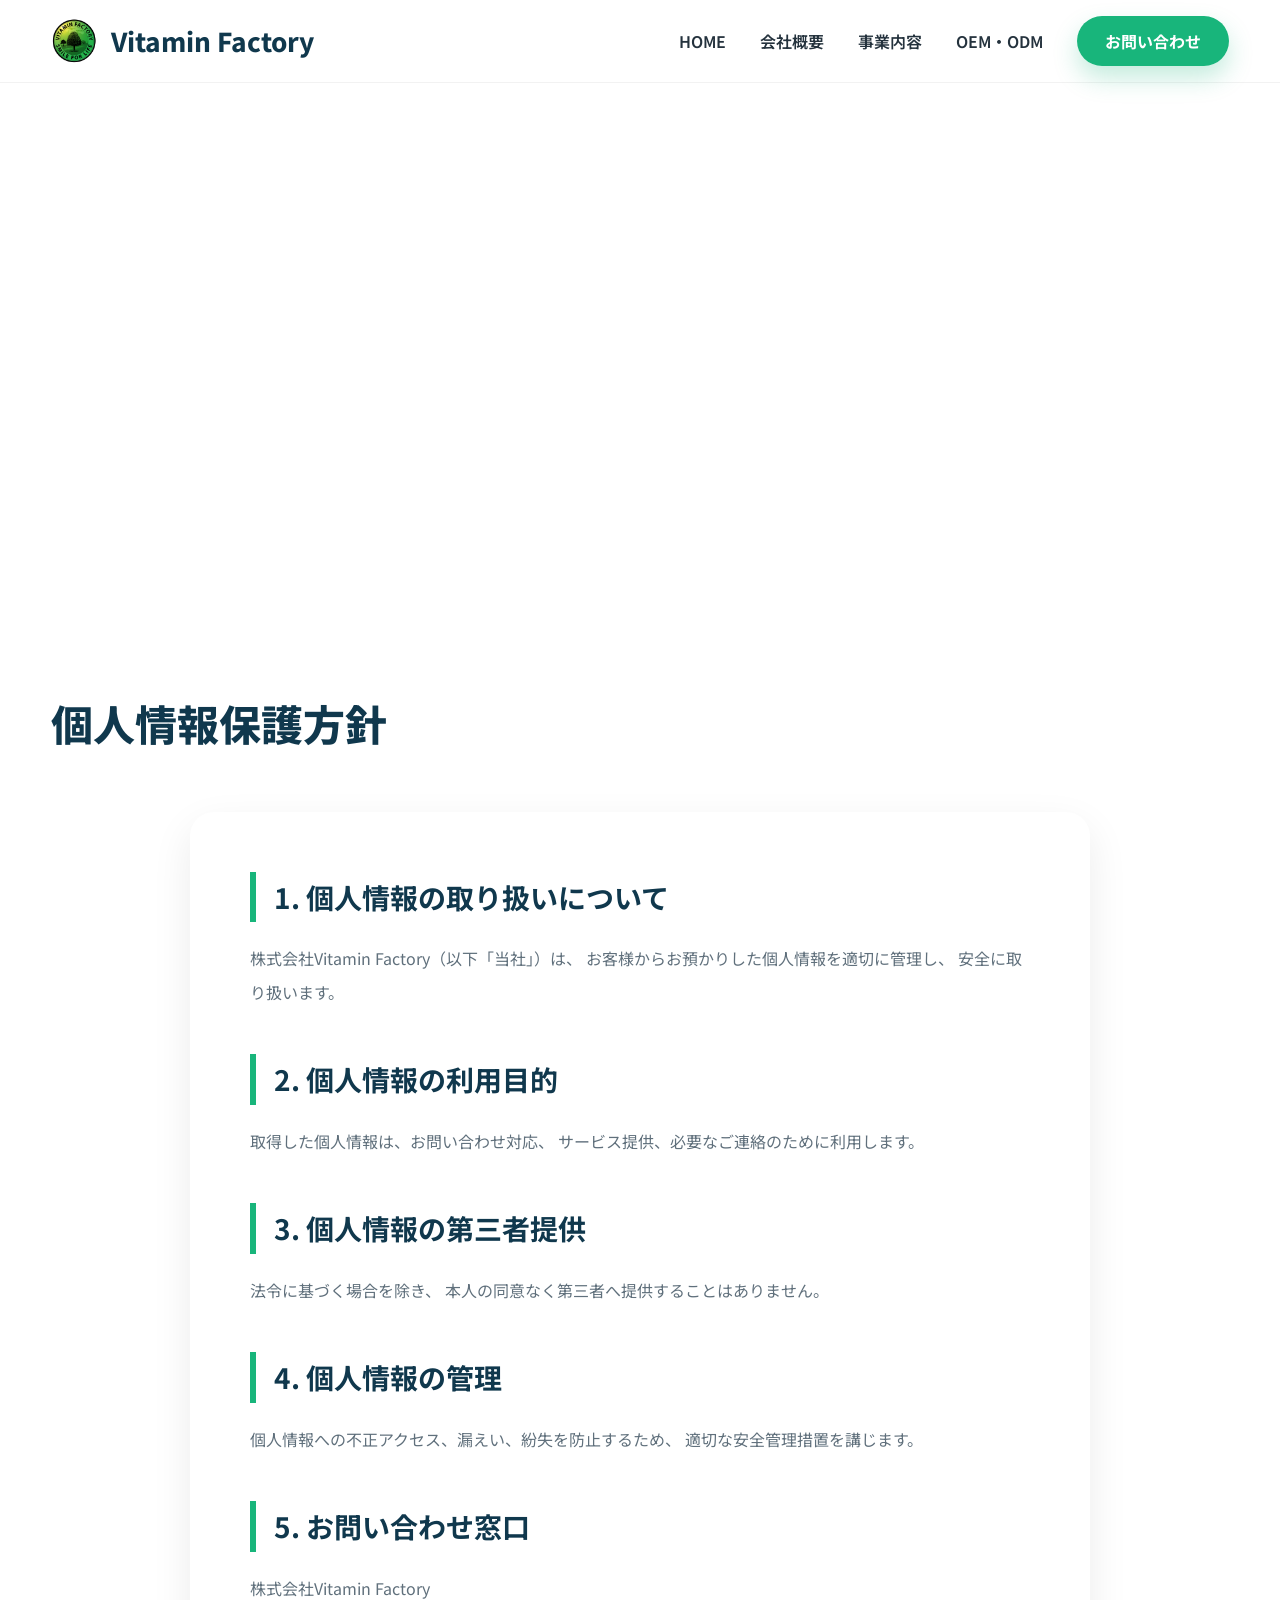
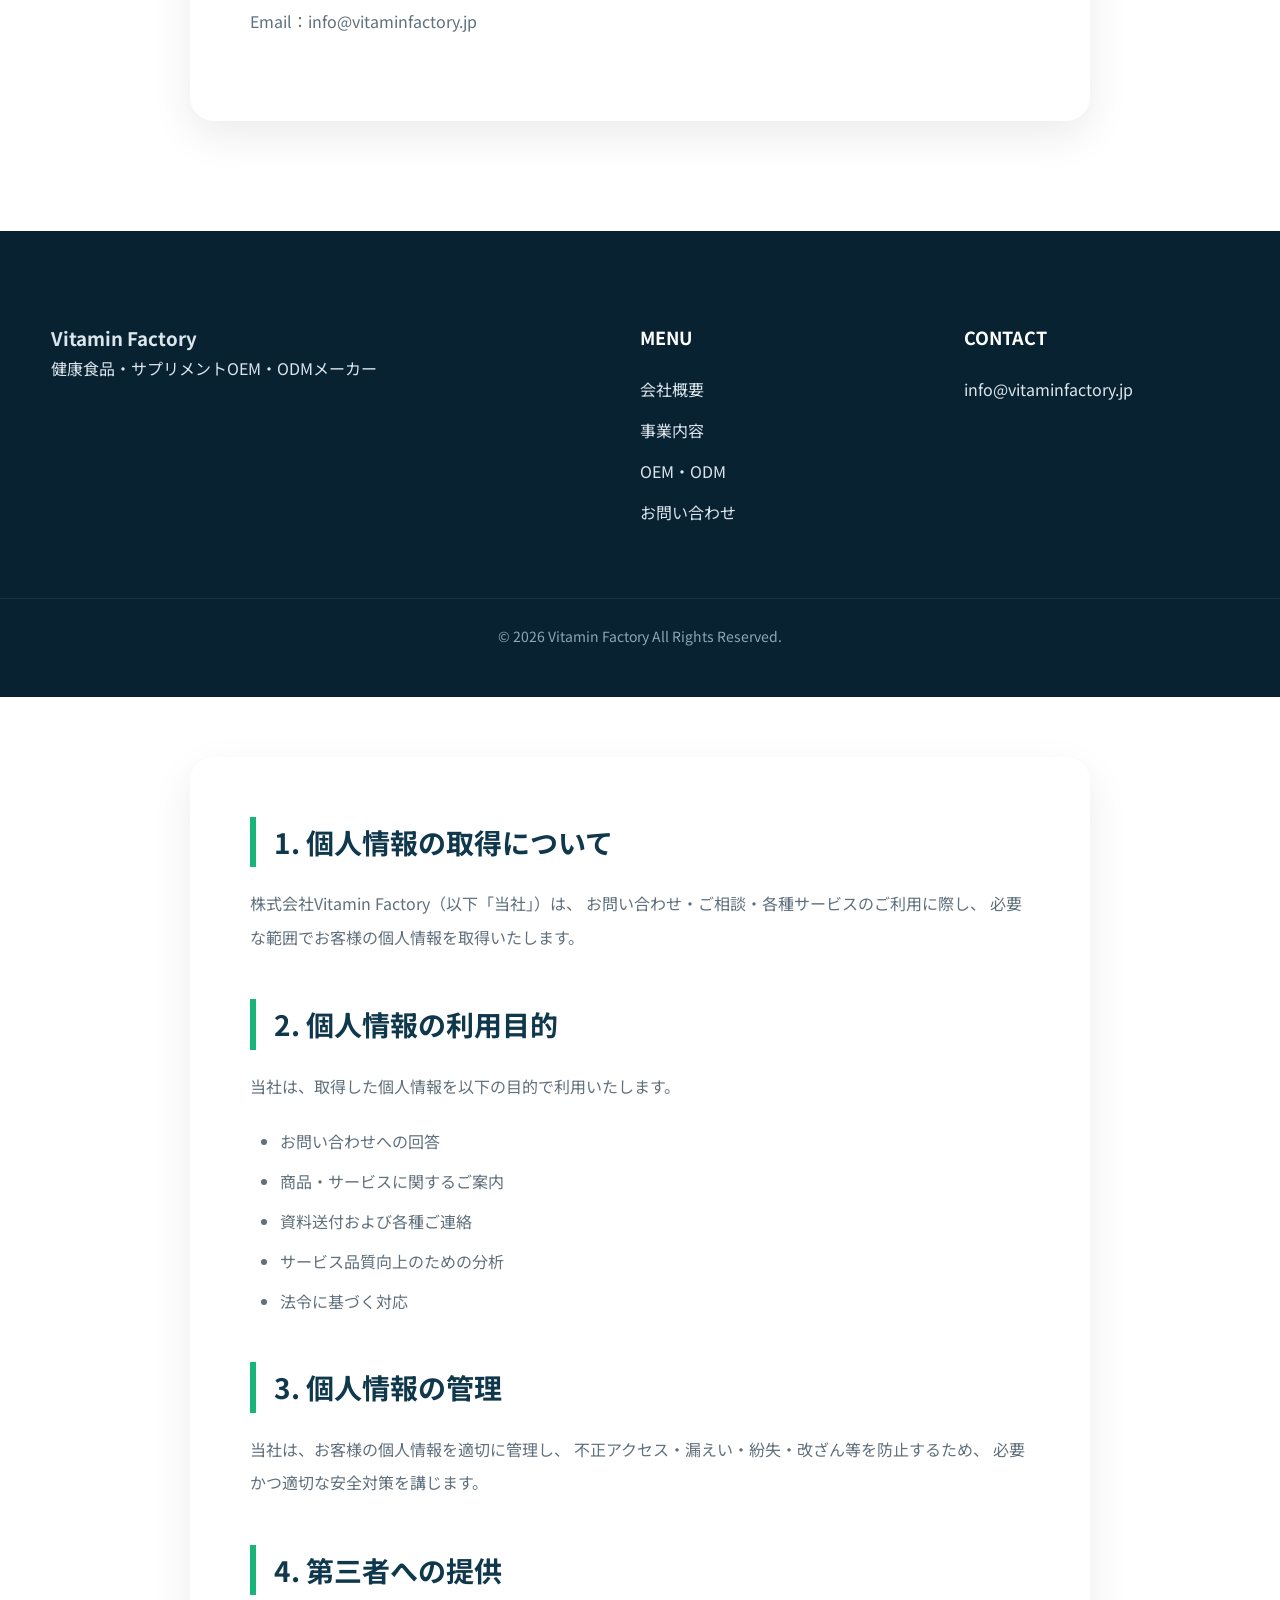
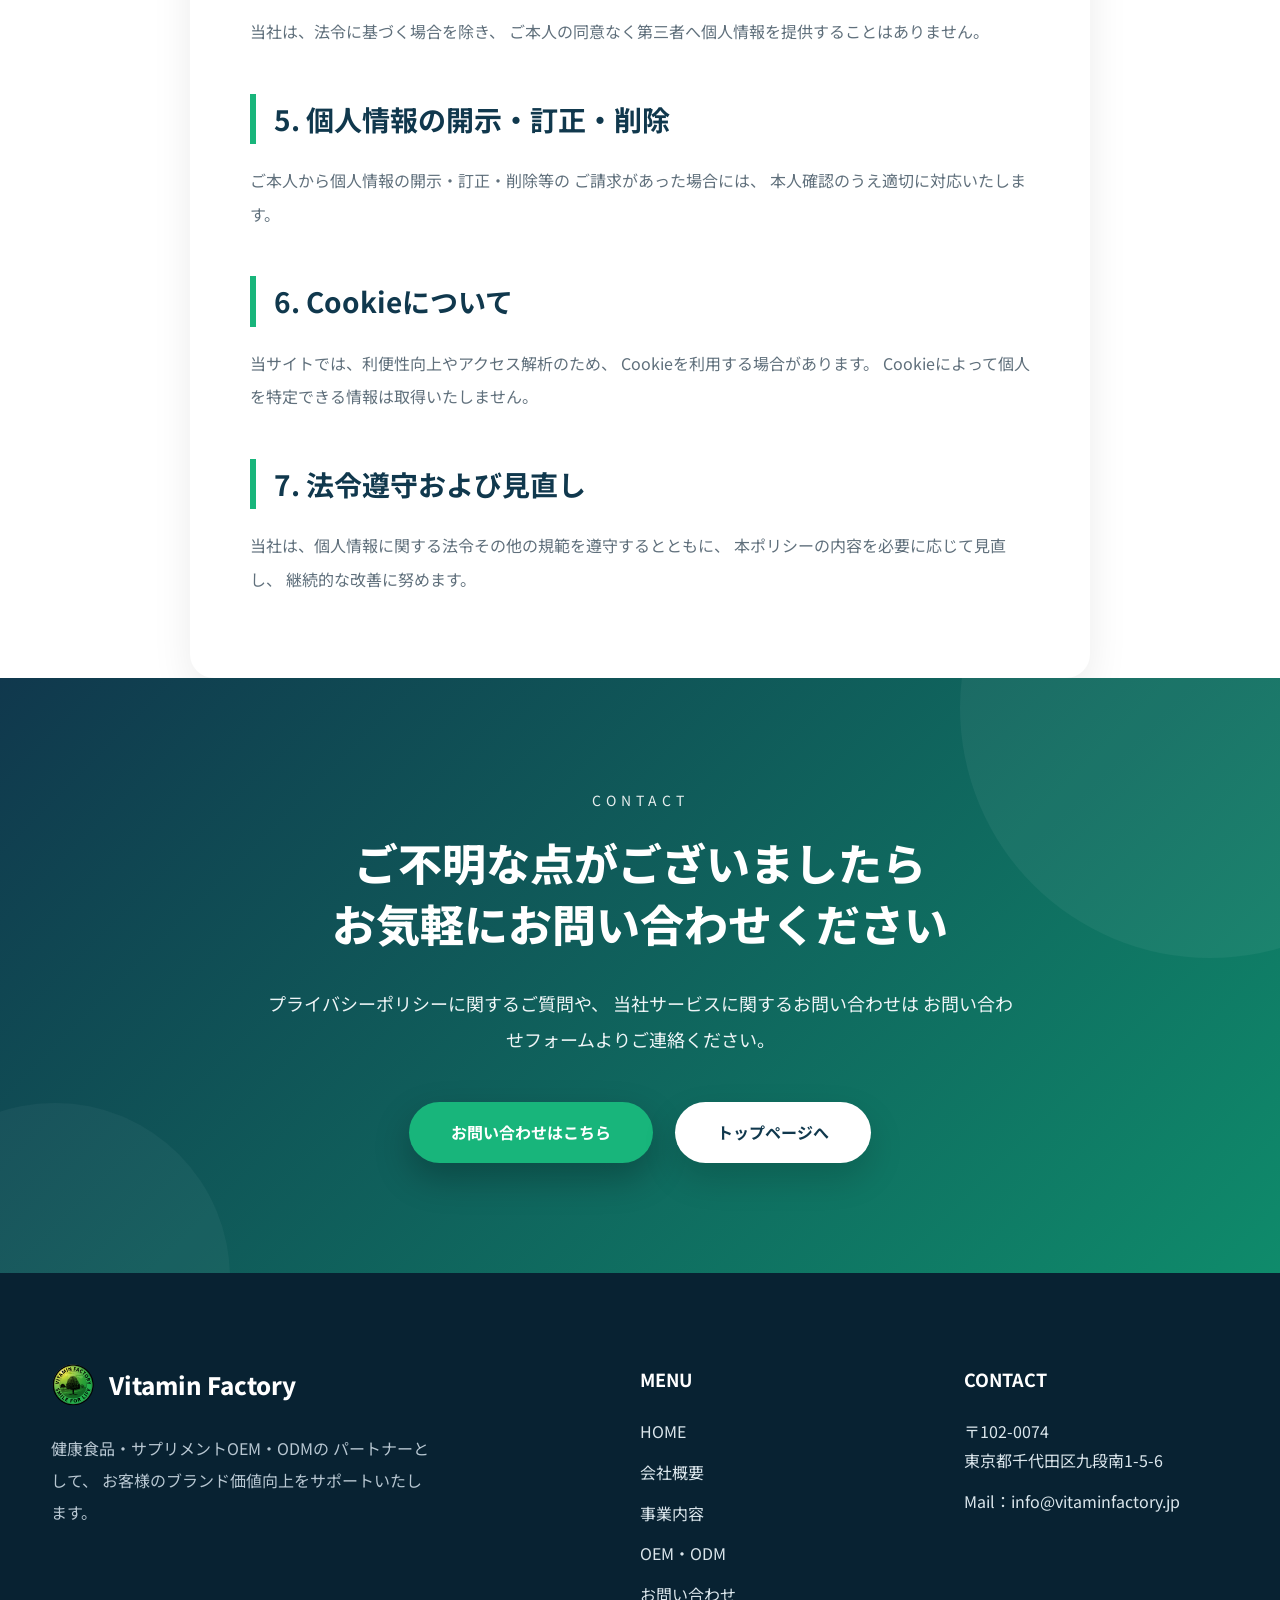
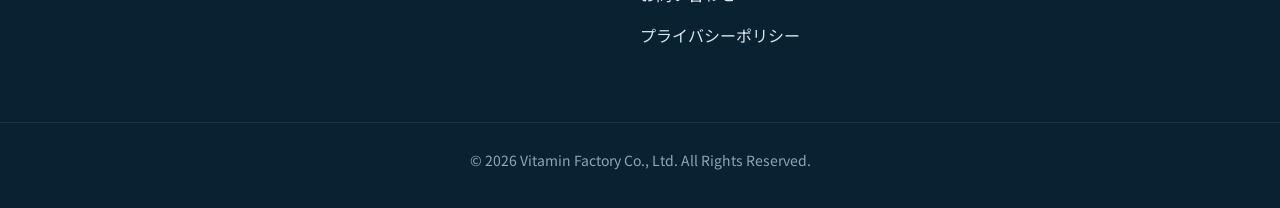
<file: privacy.html>
<!DOCTYPE html>
<html lang="ja">

<head>

<meta charset="UTF-8">

<meta name="viewport" content="width=device-width, initial-scale=1.0">

<title>プライバシーポリシー | 株式会社Vitamin Factory</title>

<meta name="description" content="株式会社Vitamin Factoryの個人情報保護方針（プライバシーポリシー）をご案内します。">

<link rel="stylesheet" href="css/style.css">

<link rel="preconnect" href="https://fonts.googleapis.com">
<link rel="preconnect" href="https://fonts.gstatic.com" crossorigin>

<link href="https://fonts.googleapis.com/css2?family=Noto+Sans+JP:wght@300;400;500;700;900&display=swap" rel="stylesheet">

</head>


<body>


<header>

<div class="container">

<a href="index.html" class="logo">

<img src="images/VF_logo.png" alt="Vitamin Factory">

<span>Vitamin Factory</span>

</a><nav>

<ul>

<li><a href="index.html">HOME</a></li>

<li><a href="company.html">会社概要</a></li>

<li><a href="service.html">事業内容</a></li>

<li><a href="oem.html">OEM・ODM</a></li>

<li><a href="contact.html" class="contact-btn">お問い合わせ</a></li>

</ul>

</nav>

</div>

</header>




<section class="page-hero">

<div class="container">

<h1>
PRIVACY POLICY
</h1>

<p>
プライバシーポリシー
</p>

</div>

</section>





<section>

<div class="container">


<h2>
個人情報保護方針
</h2>



<div class="privacy-content">


<h3>
1. 個人情報の取り扱いについて
</h3>

<p>

株式会社Vitamin Factory（以下「当社」）は、
お客様からお預かりした個人情報を適切に管理し、
安全に取り扱います。

</p>



<h3>
2. 個人情報の利用目的
</h3>

<p>

取得した個人情報は、お問い合わせ対応、
サービス提供、必要なご連絡のために利用します。

</p>



<h3>
3. 個人情報の第三者提供
</h3>

<p>

法令に基づく場合を除き、
本人の同意なく第三者へ提供することはありません。

</p>



<h3>
4. 個人情報の管理
</h3>

<p>

個人情報への不正アクセス、漏えい、紛失を防止するため、
適切な安全管理措置を講じます。

</p>



<h3>
5. お問い合わせ窓口
</h3>

<p>

株式会社Vitamin Factory<br>

Email：info@vitaminfactory.jp

</p>


</div>


</div>


</section>






<footer>


<div class="container footer-grid">


<div>

<h3>
Vitamin Factory
</h3>

<p>
健康食品・サプリメントOEM・ODMメーカー
</p>

</div>



<div>

<h4>
MENU
</h4>

<ul>

<li><a href="company.html">会社概要</a></li>

<li><a href="service.html">事業内容</a></li>

<li><a href="oem.html">OEM・ODM</a></li>

<li><a href="contact.html">お問い合わせ</a></li>

</ul>

</div>



<div>

<h4>
CONTACT
</h4>

<p>
info@vitaminfactory.jp
</p>

</div>


</div>



<div class="copyright">

<p>
© 2026 Vitamin Factory All Rights Reserved.
</p>

</div>


</footer>



<script src="js/main.js"></script>


</body>

</html>
        <div class="privacy-content">

            <h3>1. 個人情報の取得について</h3>

            <p>

                株式会社Vitamin Factory（以下「当社」）は、
                お問い合わせ・ご相談・各種サービスのご利用に際し、
                必要な範囲でお客様の個人情報を取得いたします。

            </p>

            <h3>2. 個人情報の利用目的</h3>

            <p>

                当社は、取得した個人情報を以下の目的で利用いたします。

            </p>

            <ul>

                <li>お問い合わせへの回答</li>

                <li>商品・サービスに関するご案内</li>

                <li>資料送付および各種ご連絡</li>

                <li>サービス品質向上のための分析</li>

                <li>法令に基づく対応</li>

            </ul>

            <h3>3. 個人情報の管理</h3>

            <p>

                当社は、お客様の個人情報を適切に管理し、
                不正アクセス・漏えい・紛失・改ざん等を防止するため、
                必要かつ適切な安全対策を講じます。

            </p>

            <h3>4. 第三者への提供</h3>

            <p>

                当社は、法令に基づく場合を除き、
                ご本人の同意なく第三者へ個人情報を提供することはありません。

            </p>

            <h3>5. 個人情報の開示・訂正・削除</h3>

            <p>

                ご本人から個人情報の開示・訂正・削除等の
                ご請求があった場合には、
                本人確認のうえ適切に対応いたします。

            </p>

            <h3>6. Cookieについて</h3>

            <p>

                当サイトでは、利便性向上やアクセス解析のため、
                Cookieを利用する場合があります。
                Cookieによって個人を特定できる情報は取得いたしません。

            </p>

            <h3>7. 法令遵守および見直し</h3>

            <p>

                当社は、個人情報に関する法令その他の規範を遵守するとともに、
                本ポリシーの内容を必要に応じて見直し、
                継続的な改善に努めます。

            </p>

        </div>

    </div>

</section>
<!-- ==========================
CONTACT
========================== -->

<section class="cta">

    <div class="container">

        <p class="cta-subtitle">

            CONTACT

        </p>

        <h2>

            ご不明な点がございましたら<br>

            お気軽にお問い合わせください

        </h2>

        <p class="cta-text">

            プライバシーポリシーに関するご質問や、
            当社サービスに関するお問い合わせは
            お問い合わせフォームよりご連絡ください。

        </p>

        <div class="cta-buttons">

            <a href="contact.html" class="btn-green">

                お問い合わせはこちら

            </a>

            <a href="index.html" class="btn-white">

                トップページへ

            </a>

        </div>

    </div>

</section>

<!-- ==========================
FOOTER
========================== -->

<footer>

    <div class="container footer-grid">

        <div class="footer-company">

            <a href="index.html" class="footer-logo">

                <img src="images/VF_logo.png"
                alt="Vitamin Factory">

                <span>Vitamin Factory</span>

            </a>

            <p class="footer-message">

                健康食品・サプリメントOEM・ODMの
                パートナーとして、
                お客様のブランド価値向上をサポートいたします。

            </p>

        </div>

        <div>

            <h4>MENU</h4>

            <ul>

                <li><a href="index.html">HOME</a></li>

                <li><a href="company.html">会社概要</a></li>

                <li><a href="service.html">事業内容</a></li>

                <li><a href="oem.html">OEM・ODM</a></li>

                <li><a href="contact.html">お問い合わせ</a></li>

                <li><a href="privacy.html">プライバシーポリシー</a></li>

            </ul>

        </div>

        <div>

            <h4>CONTACT</h4>

            <p>

                〒102-0074<br>
                東京都千代田区九段南1-5-6

            </p>

            <p>

                Mail：info@vitaminfactory.jp

            </p>

        </div>

    </div>

    <div class="copyright">

        © 2026 Vitamin Factory Co., Ltd.
        All Rights Reserved.

    </div>

</footer>

<!-- Back to Top -->

<a href="#" id="page-top">

↑

</a>

<script src="js/main.js"></script>

</body>

</html>
</file>
<file: css/style.css>
/*====================================================
 Vitamin Factory
 style.css
 Complete Edition
 Part 1
====================================================*/

/*----------------------------------------------------
 Reset
----------------------------------------------------*/

*{
    margin:0;
    padding:0;
    box-sizing:border-box;
}

html{
    scroll-behavior:smooth;
}

body{

    font-family:"Noto Sans JP",sans-serif;
    color:#24323d;
    background:#ffffff;
    line-height:1.8;
    overflow-x:hidden;

}

img{

    display:block;
    max-width:100%;
    height:auto;

}

a{

    text-decoration:none;
    transition:.35s ease;

}

ul{

    list-style:none;

}

.container{

    width:min(92%,1200px);
    margin:auto;

}


/*----------------------------------------------------
 Common
----------------------------------------------------*/

section{

    padding:110px 0;

}

.section-title{

    text-align:center;
    margin-bottom:25px;

}

.section-sub{

    color:#18b57b;
    letter-spacing:4px;
    font-size:14px;
    font-weight:700;
    text-transform:uppercase;
    margin-bottom:10px;

}

section h2{

    font-size:42px;
    color:#10384d;
    line-height:1.35;
    font-weight:800;

}

.section-lead{

    width:min(760px,100%);
    margin:0 auto 70px;
    text-align:center;
    color:#60707c;
    font-size:18px;
    line-height:2;

}


/*----------------------------------------------------
 Header
----------------------------------------------------*/

header{

    position:fixed;
    top:0;
    left:0;
    width:100%;

    z-index:999;

    background:rgba(255,255,255,.92);

    backdrop-filter:blur(18px);

    border-bottom:1px solid rgba(0,0,0,.05);

    transition:.35s;

}

/* スクロール後 */

header.scrolled{

    background:#ffffff;
    box-shadow:0 10px 30px rgba(0,0,0,.08);

}

header .container{

    height:82px;

    display:flex;

    justify-content:space-between;

    align-items:center;

}


/*----------------------------------------------------
 Logo
----------------------------------------------------*/

.logo{

    display:flex;

    align-items:center;

    gap:14px;

    color:#10384d;

    font-size:26px;

    font-weight:800;

}

.logo img{

    width:46px;

    transition:.35s;

}

.logo span{

    white-space:nowrap;

}

header.scrolled .logo img{

    transform:scale(.9);

}


/*----------------------------------------------------
 Navigation
----------------------------------------------------*/

nav ul{

    display:flex;

    align-items:center;

    gap:34px;

}

nav a{

    color:#24323d;

    font-weight:600;

    position:relative;

}

nav a::after{

    content:"";

    position:absolute;

    left:0;

    bottom:-8px;

    width:0;

    height:2px;

    background:#18b57b;

    transition:.35s;

}

nav a:hover{

    color:#18b57b;

}

nav a:hover::after{

    width:100%;

}


/*----------------------------------------------------
 Contact Button
----------------------------------------------------*/

.contact-btn{

    background:#18b57b;

    color:#fff;

    padding:13px 28px;

    border-radius:50px;

    font-weight:700;

    box-shadow:0 12px 25px rgba(24,181,123,.25);

}

.contact-btn:hover{

    background:#10996a;

    transform:translateY(-3px);

}


/*----------------------------------------------------
 Hero
----------------------------------------------------*/

.hero{

    position:relative;

    min-height:100vh;

    display:flex;

    justify-content:center;

    align-items:center;

    text-align:center;

    color:#fff;

    overflow:hidden;

    background:

    linear-gradient(

        rgba(16,56,77,.45),

        rgba(16,56,77,.55)

    ),

    url("../images/hero.jpg")

    center center/cover no-repeat;

}

/* オーバーレイ */

.hero-overlay{

    position:absolute;

    inset:0;

    background:

    linear-gradient(

        135deg,

        rgba(24,181,123,.15),

        rgba(16,56,77,.20)

    );

}

/* Hero内容 */

.hero .container{

    position:relative;

    z-index:2;

}

.hero-content{

    max-width:900px;

    margin:auto;

}

.hero-sub{

    letter-spacing:6px;

    font-size:15px;

    text-transform:uppercase;

    opacity:.9;

    margin-bottom:25px;

}

.hero h1{

    font-size:68px;

    line-height:1.25;

    margin-bottom:30px;

    font-weight:900;

    text-shadow:0 5px 25px rgba(0,0,0,.25);

}

.hero-text{

    max-width:760px;

    margin:0 auto 45px;

    font-size:22px;

    line-height:2;

    color:#eef5f7;

}


/*----------------------------------------------------
 Hero Buttons
----------------------------------------------------*/

.hero-buttons{

    display:flex;

    justify-content:center;

    gap:20px;

    flex-wrap:wrap;

}

.btn-green{

    background:#18b57b;

    color:#fff;

    padding:16px 42px;

    border-radius:999px;

    font-weight:700;

    box-shadow:0 15px 35px rgba(24,181,123,.25);

}

.btn-green:hover{

    transform:translateY(-5px);

}

.btn-white{

    background:#ffffff;

    color:#10384d;

    padding:16px 42px;

    border-radius:999px;

    font-weight:700;

}

.btn-white:hover{

    transform:translateY(-5px);

}


/*----------------------------------------------------
 Scroll
----------------------------------------------------*/

.hero-scroll{

    position:absolute;

    bottom:30px;

    left:50%;

    transform:translateX(-50%);

    font-size:12px;

    letter-spacing:5px;

    color:#ffffff;

    opacity:.8;

}

/*====================================================
 About
====================================================*/

.about{

    background:#ffffff;

}

.about-grid{

    display:grid;

    grid-template-columns:repeat(auto-fit,minmax(260px,1fr));

    gap:35px;

}

.about-card{

    background:#ffffff;

    border-radius:24px;

    padding:45px 35px;

    text-align:center;

    box-shadow:0 15px 35px rgba(0,0,0,.08);

    transition:.35s;

    overflow:hidden;

}

.about-card:hover{

    transform:translateY(-10px);

    box-shadow:0 25px 50px rgba(0,0,0,.12);

}

.about-icon{

    width:82px;

    height:82px;

    margin:0 auto 28px;

    border-radius:50%;

    background:linear-gradient(135deg,#18b57b,#10996a);

    color:#fff;

    display:flex;

    justify-content:center;

    align-items:center;

    font-size:36px;

}

.about-card h3{

    font-size:24px;

    color:#10384d;

    margin-bottom:18px;

}

.about-card p{

    color:#60707c;

    line-height:1.9;

}


/*====================================================
 Service
====================================================*/

.service{

    background:#f7fafb;

}

.service-grid{

    display:grid;

    grid-template-columns:repeat(auto-fit,minmax(260px,1fr));

    gap:35px;

}

.service-box{

    background:#ffffff;

    border-radius:24px;

    padding:45px 35px;

    text-align:center;

    box-shadow:0 15px 35px rgba(0,0,0,.08);

    transition:.35s;

}

.service-box:hover{

    transform:translateY(-10px);

    box-shadow:0 25px 50px rgba(0,0,0,.12);

}

.service-icon{

    width:80px;

    height:80px;

    margin:0 auto 28px;

    border-radius:50%;

    display:flex;

    justify-content:center;

    align-items:center;

    background:#18b57b;

    color:#fff;

    font-size:34px;

}

.service-box h3{

    font-size:24px;

    color:#10384d;

    margin-bottom:18px;

}

.service-box p{

    color:#60707c;

    line-height:1.9;

}


/*====================================================
 Strength
====================================================*/

.strength{

    background:#ffffff;

}

.strength-grid{

    display:grid;

    grid-template-columns:repeat(auto-fit,minmax(260px,1fr));

    gap:35px;

}

.strength-card{

    position:relative;

    background:#ffffff;

    border-radius:24px;

    padding:50px 35px 40px;

    text-align:center;

    box-shadow:0 15px 35px rgba(0,0,0,.08);

    transition:.35s;

    overflow:hidden;

}

.strength-card:hover{

    transform:translateY(-10px);

    box-shadow:0 25px 50px rgba(0,0,0,.12);

}

.strength-number{

    position:absolute;

    top:20px;

    right:24px;

    font-size:54px;

    font-weight:900;

    color:rgba(24,181,123,.08);

    line-height:1;

}

.strength-icon{

    width:84px;

    height:84px;

    margin:0 auto 28px;

    border-radius:50%;

    display:flex;

    justify-content:center;

    align-items:center;

    background:linear-gradient(135deg,#18b57b,#10996a);

    color:#ffffff;

    font-size:38px;

}

.strength-card h3{

    color:#10384d;

    font-size:24px;

    margin-bottom:18px;

}

.strength-card p{

    color:#60707c;

    line-height:1.9;

}
/*====================================================
 OEM FLOW
====================================================*/

.flow{

    background:#f7fafb;

}

.flow-list{

    display:grid;

    grid-template-columns:repeat(auto-fit,minmax(210px,1fr));

    gap:28px;

}

.flow-item{

    position:relative;

    background:#ffffff;

    border-radius:24px;

    padding:45px 30px;

    text-align:center;

    box-shadow:0 15px 35px rgba(0,0,0,.08);

    transition:.35s;

}

.flow-item:hover{

    transform:translateY(-10px);

    box-shadow:0 25px 50px rgba(0,0,0,.12);

}

.number{

    width:78px;

    height:78px;

    margin:0 auto 28px;

    border-radius:50%;

    display:flex;

    justify-content:center;

    align-items:center;

    background:linear-gradient(135deg,#18b57b,#10996a);

    color:#ffffff;

    font-size:26px;

    font-weight:700;

}

.flow-item h3{

    color:#10384d;

    font-size:22px;

    margin-bottom:16px;

}

.flow-item p{

    color:#60707c;

    line-height:1.9;

}


/*====================================================
 Statistics
====================================================*/

.statistics{

    background:#ffffff;

}

.stats-grid{

    display:grid;

    grid-template-columns:repeat(auto-fit,minmax(220px,1fr));

    gap:35px;

}

.stat-card{

    background:#ffffff;

    border-radius:24px;

    padding:45px 30px;

    text-align:center;

    box-shadow:0 15px 35px rgba(0,0,0,.08);

    transition:.35s;

}

.stat-card:hover{

    transform:translateY(-8px);

    box-shadow:0 25px 45px rgba(0,0,0,.12);

}

.stat-card h3{

    font-size:52px;

    color:#18b57b;

    font-weight:900;

    margin-bottom:15px;

    line-height:1;

}

.stat-card p{

    color:#60707c;

    font-size:17px;

}


/*====================================================
 CTA
====================================================*/

.cta{

    position:relative;

    overflow:hidden;

    background:linear-gradient(135deg,#10384d,#0f8b6b);

    color:#ffffff;

    text-align:center;

}

.cta::before{

    content:"";

    position:absolute;

    width:500px;

    height:500px;

    background:rgba(255,255,255,.05);

    border-radius:50%;

    top:-220px;

    right:-180px;

}

.cta::after{

    content:"";

    position:absolute;

    width:350px;

    height:350px;

    background:rgba(255,255,255,.04);

    border-radius:50%;

    bottom:-180px;

    left:-120px;

}

.cta .container{

    position:relative;

    z-index:2;

}

.cta-subtitle{

    letter-spacing:5px;

    text-transform:uppercase;

    font-size:14px;

    opacity:.9;

    margin-bottom:18px;

}

.cta h2{

    color:#ffffff;

    font-size:44px;

    line-height:1.4;

    margin-bottom:30px;

}

.cta-text{

    width:min(760px,100%);

    margin:0 auto 45px;

    color:#eef5f7;

    font-size:18px;

    line-height:2;

    text-align:center;

}

.cta-buttons{

    display:flex;

    justify-content:center;

    gap:22px;

    flex-wrap:wrap;

}

.cta .btn-green{

    box-shadow:0 15px 35px rgba(0,0,0,.25);

}

.cta .btn-white{

    box-shadow:0 15px 35px rgba(0,0,0,.15);

}

/*====================================================
 Footer
====================================================*/

footer{

    background:#082232;

    color:#dbe6ec;

    padding:90px 0 35px;

}

.footer-grid{

    display:grid;

    grid-template-columns:2fr 1fr 1fr;

    gap:60px;

    align-items:start;

}

.footer-logo{

    display:flex;

    align-items:center;

    gap:14px;

    margin-bottom:25px;

}

.footer-logo img{

    width:44px;

    height:auto;

}

.footer-logo span{

    color:#ffffff;

    font-size:24px;

    font-weight:800;

}

.footer-message{

    color:#b8c7d2;

    max-width:380px;

    line-height:2;

}

footer h4{

    color:#ffffff;

    font-size:18px;

    margin-bottom:22px;

}

footer ul li{

    margin-bottom:12px;

}

footer a{

    color:#dbe6ec;

}

footer a:hover{

    color:#18b57b;

}

footer p{

    margin-bottom:12px;

}

.copyright{

    margin-top:60px;

    padding-top:25px;

    border-top:1px solid rgba(255,255,255,.08);

    text-align:center;

    color:#8ea6b5;

    font-size:14px;

}


/*====================================================
 Back To Top
====================================================*/

#page-top{

    position:fixed;

    right:30px;

    bottom:30px;

    width:58px;

    height:58px;

    border-radius:50%;

    background:#18b57b;

    color:#ffffff;

    display:flex;

    justify-content:center;

    align-items:center;

    font-size:24px;

    box-shadow:0 15px 35px rgba(0,0,0,.25);

    opacity:0;

    visibility:hidden;

    transition:.35s;

    z-index:999;

}

#page-top.show{

    opacity:1;

    visibility:visible;

}

#page-top:hover{

    transform:translateY(-5px);

    background:#10996a;

}


/*====================================================
 Fade Animation
====================================================*/

.fade-up{

    opacity:0;

    transform:translateY(40px);

    transition:all .9s ease;

}

.fade-up.show{

    opacity:1;

    transform:translateY(0);

}


/*====================================================
 Responsive
====================================================*/

@media(max-width:992px){

header .container{

    flex-direction:column;

    height:auto;

    padding:18px 0;

}

nav ul{

    justify-content:center;

    gap:22px;

    flex-wrap:wrap;

}

.hero{

    min-height:auto;

    padding:180px 0 120px;

}

.hero h1{

    font-size:50px;

}

.hero-text{

    font-size:19px;

}

.footer-grid{

    grid-template-columns:1fr;

    text-align:center;

}

.footer-logo{

    justify-content:center;

}

.footer-message{

    margin:0 auto;

}

}


@media(max-width:768px){

section{

    padding:80px 0;

}

section h2{

    font-size:34px;

}

.section-lead{

    font-size:17px;

}

.hero h1{

    font-size:38px;

}

.hero-sub{

    font-size:13px;

    letter-spacing:3px;

}

.hero-text{

    font-size:17px;

    line-height:1.9;

}

.hero-buttons,

.cta-buttons{

    flex-direction:column;

}

.btn-green,

.btn-white{

    width:100%;

    text-align:center;

}

.logo{

    font-size:22px;

}

.logo img{

    width:40px;

}

.footer-logo span{

    font-size:21px;

}

.footer-logo img{

    width:38px;

}

.about-grid,

.service-grid,

.strength-grid,

.flow-list,

.stats-grid{

    grid-template-columns:1fr;

}

#page-top{

    width:52px;

    height:52px;

    right:18px;

    bottom:18px;

}

}


@media(max-width:480px){

.hero h1{

    font-size:32px;

}

.hero-text{

    font-size:16px;

}

section h2{

    font-size:28px;

}

.section-sub{

    letter-spacing:2px;

}

}

/* =====================================
   Company Profile
===================================== */

.company-profile{

    background:#f8fbfc;

}

.company-table{

    width:100%;

    max-width:900px;

    margin:0 auto;

    border-collapse:collapse;

    background:#fff;

    border-radius:20px;

    overflow:hidden;

    box-shadow:0 15px 35px rgba(0,0,0,.08);

}

.company-table th{

    width:220px;

    background:#10384d;

    color:#fff;

    padding:22px 28px;

    text-align:left;

    font-weight:700;

}

.company-table td{

    padding:22px 28px;

    border-bottom:1px solid #eef3f5;

    color:#5f6f79;

    line-height:1.9;

}

.company-table tr:last-child td{

    border-bottom:none;

}

/* =====================================
   Philosophy
===================================== */

.philosophy{

    background:#ffffff;

}

.philosophy-grid{

    display:grid;

    grid-template-columns:repeat(auto-fit,minmax(260px,1fr));

    gap:35px;

}

.philosophy-card{

    background:#fff;

    border-radius:22px;

    padding:45px 30px;

    text-align:center;

    box-shadow:0 15px 35px rgba(0,0,0,.08);

    transition:.35s;

}

.philosophy-card:hover{

    transform:translateY(-8px);

    box-shadow:0 25px 45px rgba(0,0,0,.12);

}

.philosophy-icon{

    width:85px;

    height:85px;

    margin:0 auto 25px;

    border-radius:50%;

    background:#18b57b;

    color:#fff;

    display:flex;

    justify-content:center;

    align-items:center;

    font-size:38px;

}

.philosophy-card h3{

    color:#10384d;

    font-size:26px;

    margin-bottom:18px;

}

.philosophy-card p{

    color:#60707c;

    line-height:1.9;

}
/* =====================================
   History
===================================== */

.history{

    background:#f7fafb;

}

.history-list{

    max-width:900px;

    margin:0 auto;

}

.history-item{

    display:grid;

    grid-template-columns:150px 1fr;

    gap:40px;

    padding:35px 0;

    border-bottom:1px solid #e4ecef;

}

.history-item:last-child{

    border-bottom:none;

}

.history-year{

    font-size:28px;

    font-weight:800;

    color:#18b57b;

}

.history-text h3{

    color:#10384d;

    margin-bottom:12px;

    font-size:24px;

}

.history-text p{

    color:#60707c;

    line-height:1.9;

}

/* =====================================
   Access
===================================== */

.access{

    background:#ffffff;

}

.access-grid{

    display:grid;

    grid-template-columns:1.2fr 1fr;

    gap:60px;

    align-items:center;

}

.access-map img{

    width:100%;

    border-radius:20px;

    box-shadow:0 20px 45px rgba(0,0,0,.12);

}

.access-info h3{

    color:#10384d;

    font-size:32px;

    margin-bottom:25px;

}

.access-info p{

    margin-bottom:20px;

    color:#60707c;

    line-height:1.9;

}

.access-info .btn-green{

    display:inline-block;

    margin-top:15px;

}

/* =====================================
   Company Responsive
===================================== */

@media(max-width:900px){

.message-grid,

.access-grid{

    grid-template-columns:1fr;

    gap:40px;

}

.history-item{

    grid-template-columns:1fr;

    gap:15px;

}

.history-year{

    font-size:22px;

}

.company-table th,

.company-table td{

    display:block;

    width:100%;

}

.company-table th{

    padding:18px 22px;

}

.company-table td{

    padding:18px 22px 28px;

}

}
/* =====================================
   SERVICE PAGE
===================================== */

/* ---------- Hero ---------- */

.service-hero{

    background:
    linear-gradient(
    rgba(16,56,77,.55),
    rgba(16,56,77,.55)
    ),
    url("../images/service-hero.jpg")
    center center/cover no-repeat;

}

/* ---------- Service Detail ---------- */

.service-detail{

    padding:110px 0;

    background:#ffffff;

}

.service-detail.gray{

    background:#f7fafb;

}

.service-row{

    display:grid;

    grid-template-columns:1fr 1fr;

    gap:70px;

    align-items:center;

}

.service-row.reverse .service-image{

    order:2;

}

.service-row.reverse .service-content{

    order:1;

}

.service-image img{

    width:100%;

    border-radius:22px;

    box-shadow:0 20px 45px rgba(0,0,0,.12);

}

.service-content h2{

    margin-bottom:25px;

}

.service-content p{

    color:#60707c;

    line-height:2;

    margin-bottom:25px;

}

/* ---------- List ---------- */

.service-list{

    margin-top:30px;

}

.service-list li{

    position:relative;

    padding-left:30px;

    margin-bottom:16px;

    color:#24323d;

    font-weight:500;

}

.service-list li::before{

    content:"✓";

    position:absolute;

    left:0;

    color:#18b57b;

    font-weight:700;

}
/* =====================================
   Product Type
===================================== */

.product-type{

    background:#f8fbfc;

}

.type-grid{

    display:grid;

    grid-template-columns:repeat(auto-fit,minmax(250px,1fr));

    gap:35px;

}

.type-card{

    background:#ffffff;

    border-radius:22px;

    padding:45px 30px;

    text-align:center;

    box-shadow:0 15px 35px rgba(0,0,0,.08);

    transition:.35s;

}

.type-card:hover{

    transform:translateY(-8px);

    box-shadow:0 25px 45px rgba(0,0,0,.12);

}

.type-icon{

    width:80px;

    height:80px;

    margin:0 auto 25px;

    border-radius:50%;

    background:#18b57b;

    color:#ffffff;

    display:flex;

    justify-content:center;

    align-items:center;

    font-size:36px;

}

.type-card h3{

    color:#10384d;

    margin-bottom:18px;

    font-size:24px;

}

.type-card p{

    color:#60707c;

    line-height:1.9;

}

/* =====================================
   Service Feature
===================================== */

.service-feature{

    background:#ffffff;

}

.service-feature .strength-grid{

    margin-top:60px;

}

/* =====================================
   Supported Products
===================================== */

.supported-products{

    background:#f7fafb;

}

.supported-products .type-grid{

    margin-top:60px;

}
/* =====================================
   Service Responsive
===================================== */

@media(max-width:900px){

.service-row{

    grid-template-columns:1fr;

    gap:40px;

}

.service-row.reverse .service-image{

    order:1;

}

.service-row.reverse .service-content{

    order:2;

}

.service-content{

    text-align:center;

}

.service-list{

    display:inline-block;

    text-align:left;

    margin-top:25px;

}

.service-image img{

    max-width:700px;

    margin:0 auto;

}

}

@media(max-width:768px){

.service-detail{

    padding:80px 0;

}

.service-content h2{

    font-size:32px;

}

.service-content p{

    font-size:16px;

}

.type-grid{

    grid-template-columns:1fr;

}

.type-card{

    padding:35px 25px;

}

.type-icon{

    width:70px;

    height:70px;

    font-size:30px;

}

}

@media(max-width:480px){

.service-content h2{

    font-size:28px;

}

.service-list li{

    font-size:15px;

    margin-bottom:14px;

}

.type-card h3{

    font-size:22px;

}

.type-card p{

    font-size:15px;

}

}
/* =====================================
   OEM PAGE
===================================== */

/* ---------- OEM Hero ---------- */

.oem-hero{

    background:
    linear-gradient(
    rgba(16,56,77,.55),
    rgba(16,56,77,.55)
    ),
    url("../images/oem-hero.jpg")
    center center/cover no-repeat;

}

/* ---------- Page Hero ---------- */

.page-hero{

    position:relative;

    min-height:65vh;

    display:flex;

    align-items:center;

    justify-content:center;

    text-align:center;

    color:#fff;

    overflow:hidden;

}

.page-overlay{

    position:absolute;

    inset:0;

    background:linear-gradient(
        135deg,
        rgba(15,139,107,.15),
        rgba(16,56,77,.45)
    );

}

.page-content{

    position:relative;

    z-index:2;

    max-width:900px;

    margin:auto;

}

.page-content h1{

    font-size:58px;

    line-height:1.3;

    margin-bottom:30px;

    font-weight:900;

}

.page-content p{

    font-size:20px;

    line-height:2;

    color:#eef5f7;

}

/* ---------- OEM Detail ---------- */

.service-detail{

    padding:110px 0;

}

.service-row{

    display:grid;

    grid-template-columns:1fr 1fr;

    gap:70px;

    align-items:center;

}

.service-image img{

    width:100%;

    border-radius:24px;

    box-shadow:0 20px 45px rgba(0,0,0,.12);

}

.service-content h2{

    margin-bottom:25px;

    color:#10384d;

}

.service-content p{

    color:#60707c;

    line-height:2;

    margin-bottom:25px;

}
/* =====================================
   OEM Flow
===================================== */

.flow{

    background:#f7fafb;

}

.flow-list{

    display:grid;

    grid-template-columns:repeat(auto-fit,minmax(240px,1fr));

    gap:30px;

    margin-top:60px;

}

.flow-item{

    background:#ffffff;

    border-radius:22px;

    padding:40px 30px;

    text-align:center;

    box-shadow:0 15px 35px rgba(0,0,0,.08);

    transition:.35s;

}

.flow-item:hover{

    transform:translateY(-8px);

    box-shadow:0 25px 45px rgba(0,0,0,.12);

}

.flow-item .number{

    width:70px;

    height:70px;

    margin:0 auto 25px;

    border-radius:50%;

    background:#18b57b;

    color:#fff;

    display:flex;

    justify-content:center;

    align-items:center;

    font-size:24px;

    font-weight:700;

}

.flow-item h3{

    color:#10384d;

    font-size:24px;

    margin-bottom:18px;

}

.flow-item p{

    color:#60707c;

    line-height:1.9;

}

/* =====================================
   Product Type
===================================== */

.product-type{

    background:#ffffff;

}

.type-grid{

    display:grid;

    grid-template-columns:repeat(auto-fit,minmax(250px,1fr));

    gap:35px;

    margin-top:60px;

}

.type-card{

    background:#ffffff;

    border-radius:22px;

    padding:45px 30px;

    text-align:center;

    box-shadow:0 15px 35px rgba(0,0,0,.08);

    transition:.35s;

}

.type-card:hover{

    transform:translateY(-8px);

    box-shadow:0 25px 45px rgba(0,0,0,.12);

}

.type-icon{

    width:80px;

    height:80px;

    margin:0 auto 25px;

    border-radius:50%;

    background:#18b57b;

    color:#fff;

    display:flex;

    justify-content:center;

    align-items:center;

    font-size:36px;

}

.type-card h3{

    color:#10384d;

    margin-bottom:18px;

}

.type-card p{

    color:#60707c;

    line-height:1.9;

}

/* =====================================
   OEM Strength
===================================== */

.strength{

    background:#f8fbfc;

}

.strength-grid{

    margin-top:60px;

}
/* =====================================
   OEM FAQ
===================================== */

.history{

    background:#ffffff;

}

.history-list{

    max-width:1000px;

    margin:60px auto 0;

}

.history-item{

    display:flex;

    gap:35px;

    align-items:flex-start;

    padding:35px 0;

    border-bottom:1px solid #e7eef2;

}

.history-year{

    min-width:90px;

    height:90px;

    border-radius:50%;

    background:#18b57b;

    color:#ffffff;

    display:flex;

    justify-content:center;

    align-items:center;

    font-size:28px;

    font-weight:700;

}

.history-text{

    flex:1;

}

.history-text h3{

    color:#10384d;

    font-size:24px;

    margin-bottom:15px;

}

.history-text p{

    color:#60707c;

    line-height:2;

}

/* =====================================
   OEM Responsive
===================================== */

@media(max-width:900px){

.page-hero{

    min-height:55vh;

    padding:140px 0 90px;

}

.page-content h1{

    font-size:46px;

}

.page-content p{

    font-size:18px;

}

.service-row{

    grid-template-columns:1fr;

    gap:45px;

}

.service-content{

    text-align:center;

}

.service-list{

    display:inline-block;

    text-align:left;

}

.service-image img{

    max-width:700px;

    margin:0 auto;

}

.history-item{

    flex-direction:column;

    align-items:center;

    text-align:center;

}

}

@media(max-width:768px){

.page-content h1{

    font-size:36px;

}

.page-content p{

    font-size:16px;

}

.service-detail{

    padding:80px 0;

}

.service-content h2{

    font-size:32px;

}

.flow-list,

.type-grid,

.strength-grid{

    grid-template-columns:1fr;

}

.history-year{

    width:70px;

    height:70px;

    min-width:70px;

    font-size:22px;

}

.history-text h3{

    font-size:22px;

}

}

@media(max-width:480px){

.page-content h1{

    font-size:30px;

}

.page-content p{

    font-size:15px;

}

.service-content h2{

    font-size:28px;

}

.history-text h3{

    font-size:20px;

}

.history-text p{

    font-size:15px;

}

}
/* =====================================
   CONTACT PAGE
===================================== */

/* ---------- Contact Hero ---------- */

.contact-hero{

    background:
    linear-gradient(
    rgba(16,56,77,.55),
    rgba(16,56,77,.55)
    ),
    url("../images/contact-hero.jpg")
    center center/cover no-repeat;

}

/* ---------- Contact Form ---------- */

.contact-form{

    background:#ffffff;

}

.form-area{

    max-width:900px;

    margin:60px auto 0;

    background:#ffffff;

    padding:60px;

    border-radius:24px;

    box-shadow:0 15px 40px rgba(0,0,0,.08);

}

.form-group{

    display:flex;

    flex-direction:column;

    margin-bottom:30px;

}

.form-group label{

    font-weight:700;

    color:#10384d;

    margin-bottom:10px;

}

.form-group label span{

    color:#e53935;

}

.form-group input,

.form-group select,

.form-group textarea{

    width:100%;

    padding:16px 18px;

    border:1px solid #d9e4ea;

    border-radius:12px;

    font-size:16px;

    font-family:inherit;

    transition:.3s;

    background:#fff;

}

.form-group textarea{

    resize:vertical;

    min-height:180px;

}

.form-group input:focus,

.form-group select:focus,

.form-group textarea:focus{

    outline:none;

    border-color:#18b57b;

    box-shadow:0 0 0 4px rgba(24,181,123,.12);

}

.form-submit{

    text-align:center;

    margin-top:45px;

}

.form-submit .btn-green{

    min-width:280px;

}
/* =====================================
   Contact Information
===================================== */

.contact-info{

    background:#f7fafb;

}

.contact-grid{

    display:grid;

    grid-template-columns:repeat(auto-fit,minmax(280px,1fr));

    gap:35px;

    margin-top:60px;

}

.contact-card{

    background:#ffffff;

    padding:40px 35px;

    border-radius:22px;

    text-align:center;

    box-shadow:0 15px 35px rgba(0,0,0,.08);

    transition:.35s;

}

.contact-card:hover{

    transform:translateY(-8px);

    box-shadow:0 25px 45px rgba(0,0,0,.12);

}

.contact-card h3{

    color:#10384d;

    font-size:24px;

    margin-bottom:20px;

}

.contact-card p{

    color:#60707c;

    line-height:2;

}

/* =====================================
   Access
===================================== */

.access{

    background:#ffffff;

}

.map-area{

    margin-top:60px;

    border-radius:24px;

    overflow:hidden;

    box-shadow:0 15px 35px rgba(0,0,0,.10);

}

.map-area iframe{

    width:100%;

    height:480px;

    border:0;

}

/* =====================================
   Contact Flow
===================================== */

.contact-flow{

    background:#f7fafb;

}

.contact-flow .flow-list{

    margin-top:60px;

}
/* =====================================
   Contact Responsive
===================================== */

@media(max-width:900px){

.form-area{

    padding:40px 30px;

}

.contact-grid{

    grid-template-columns:1fr;

}

.map-area iframe{

    height:380px;

}

}

@media(max-width:768px){

.form-area{

    padding:30px 20px;

    margin-top:40px;

}

.form-group{

    margin-bottom:22px;

}

.form-group label{

    font-size:15px;

}

.form-group input,

.form-group select,

.form-group textarea{

    padding:14px 16px;

    font-size:15px;

}

.form-submit .btn-green{

    width:100%;

    min-width:auto;

}

.contact-card{

    padding:30px 22px;

}

.contact-card h3{

    font-size:22px;

}

.map-area{

    border-radius:18px;

}

.map-area iframe{

    height:320px;

}

}

@media(max-width:480px){

.form-area{

    padding:24px 16px;

}

.contact-card{

    padding:25px 18px;

}

.contact-card h3{

    font-size:20px;

}

.contact-card p{

    font-size:15px;

}

.map-area iframe{

    height:260px;

}

}
/* =====================================
   Privacy Policy
===================================== */

.privacy{

    background:#ffffff;

}

.privacy-content{

    max-width:900px;

    margin:60px auto 0;

    background:#ffffff;

    padding:60px;

    border-radius:24px;

    box-shadow:0 15px 40px rgba(0,0,0,.08);

}

.privacy-content h3{

    color:#10384d;

    font-size:28px;

    margin-top:45px;

    margin-bottom:20px;

    padding-left:18px;

    border-left:6px solid #18b57b;

}

.privacy-content h3:first-child{

    margin-top:0;

}

.privacy-content p{

    color:#60707c;

    line-height:2.1;

    margin-bottom:22px;

}

.privacy-content ul{

    margin:20px 0 30px 30px;

    list-style:disc;

}

.privacy-content li{

    color:#60707c;

    line-height:2;

    margin-bottom:8px;

}

/* ---------- Responsive ---------- */

@media(max-width:768px){

    .privacy-content{

        padding:35px 25px;

        margin-top:40px;

    }

    .privacy-content h3{

        font-size:22px;

    }

}

@media(max-width:480px){

    .privacy-content{

        padding:25px 18px;

    }

    .privacy-content h3{

        font-size:20px;

        padding-left:12px;

    }

    .privacy-content p,

    .privacy-content li{

        font-size:15px;

    }

}
/* ===================================
   ABOUT IMAGE LAYOUT
=================================== */

.about-intro{

    display:grid;

    grid-template-columns:1.1fr 1fr;

    gap:60px;

    align-items:center;

    margin:60px 0;

}

.about-image img{

    width:100%;

    display:block;

    border-radius:18px;

    box-shadow:0 18px 45px rgba(0,0,0,.12);

}

.about-text .section-lead{

    margin-bottom:30px;

}

.about-list{

    list-style:none;

    padding:0;

    margin:0;

}

.about-list li{

    position:relative;

    padding-left:34px;

    margin-bottom:18px;

    font-size:17px;

    color:#304050;

    font-weight:500;

}

.about-list li::before{

    content:"✓";

    position:absolute;

    left:0;

    top:0;

    color:#1d8f5a;

    font-weight:700;

    font-size:20px;

}
@media(max-width:768px){

.about-intro{

    grid-template-columns:1fr;

    gap:35px;

}

.about-image{

    order:1;

}

.about-text{

    order:2;

}

}
/*======================================
 COMPANY PAGE
======================================*/

.company-message{

    padding:100px 0;

    background:#ffffff;

}

.message-grid{

    display:grid;

    grid-template-columns:420px 1fr;

    gap:70px;

    align-items:center;

}

.message-photo img{

    width:100%;

    display:block;

    border-radius:18px;

    box-shadow:0 20px 45px rgba(0,0,0,.12);

}

.message-text{

    color:#555;

}

.message-text p{

    margin-bottom:24px;

    line-height:2;

    font-size:17px;

}

.signature{

    margin-top:40px;

    font-size:20px;

    font-weight:700;

    color:#12385b;

    line-height:1.8;

}
/*======================================
 COMPANY PROFILE
======================================*/

.company-profile{

    background:#f8fafb;

}

.profile-table{

    width:100%;

    border-collapse:collapse;

    background:#fff;

    border-radius:18px;

    overflow:hidden;

    box-shadow:0 15px 35px rgba(0,0,0,.08);

}

.profile-table th{

    width:220px;

    background:#0d3557;

    color:#fff;

    padding:22px;

    text-align:left;

    font-weight:700;

}

.profile-table td{

    padding:22px 26px;

    border-bottom:1px solid #e8ecef;

    color:#555;

    line-height:1.9;

}

.profile-table tr:last-child td{

    border-bottom:none;

}

.profile-table a{

    color:#0d3557;

    font-weight:600;

    text-decoration:none;

}

.profile-table a:hover{

    color:#1b8c57;

}

/*======================================
 MISSION
======================================*/

.mission{

    background:#ffffff;

}

.mission-box{

    max-width:900px;

    margin:0 auto;

    background:#ffffff;

    border-radius:18px;

    padding:70px;

    text-align:center;

    box-shadow:0 15px 35px rgba(0,0,0,.08);

}

.mission-box h3{

    font-size:36px;

    color:#12385b;

    margin-bottom:25px;

}

.mission-box p{

    font-size:18px;

    color:#555;

    line-height:2;

}
/*======================================
 VISION
======================================*/

.vision{

    background:#f8fafb;

}

.vision-grid{

    display:grid;

    grid-template-columns:repeat(3,1fr);

    gap:30px;

}

.vision-card{

    background:#fff;

    border-radius:18px;

    padding:45px 35px;

    text-align:center;

    box-shadow:0 12px 30px rgba(0,0,0,.08);

    transition:.3s;

}

.vision-card:hover{

    transform:translateY(-8px);

}

.vision-card h3{

    font-size:28px;

    color:#12385b;

    margin-bottom:20px;

}

.vision-card p{

    color:#555;

    line-height:1.9;

}

/*======================================
 VALUE
======================================*/

.value{

    background:#ffffff;

}

.value-grid{

    display:grid;

    grid-template-columns:repeat(3,1fr);

    gap:30px;

}

.value-card{

    background:#fff;

    border-radius:18px;

    padding:45px 35px;

    text-align:center;

    box-shadow:0 12px 30px rgba(0,0,0,.08);

    transition:.3s;

}

.value-card:hover{

    transform:translateY(-8px);

}

.value-icon{

    font-size:48px;

    margin-bottom:25px;

}

.value-card h3{

    font-size:24px;

    color:#12385b;

    margin-bottom:18px;

}

.value-card p{

    color:#555;

    line-height:1.9;

}

/*======================================
 COMPANY RESPONSIVE
======================================*/

@media(max-width:900px){

.message-grid{

    grid-template-columns:1fr;

    gap:40px;

}

.message-photo{

    max-width:420px;

    margin:0 auto;

}

.vision-grid,

.value-grid{

    grid-template-columns:1fr;

}

.profile-table th,

.profile-table td{

    display:block;

    width:100%;

}

.profile-table th{

    border-bottom:none;

}

.profile-table td{

    padding-top:10px;

}

.mission-box{

    padding:45px 30px;

}

}
/*======================================
 SERVICE PAGE
======================================*/

.service-intro{

    padding:100px 0 60px;

    background:#ffffff;

}

.service-detail{

    padding:100px 0;

    background:#f8fafb;

}

.service-detail-alt{

    background:#ffffff;

}

.service-row{

    display:grid;

    grid-template-columns:1fr 1fr;

    gap:70px;

    align-items:center;

}

.service-row.reverse{

    direction:rtl;

}

.service-row.reverse>*{

    direction:ltr;

}

.service-photo img{

    width:100%;

    display:block;

    border-radius:20px;

    box-shadow:0 20px 45px rgba(0,0,0,.12);

    transition:.4s;

}

.service-photo img:hover{

    transform:scale(1.02);

}

.service-content h2{

    font-size:38px;

    color:#12385b;

    margin:18px 0 25px;

}

.service-content p{

    font-size:17px;

    line-height:2;

    color:#555;

}

.service-label{

    display:inline-block;

    background:#1b8c57;

    color:#fff;

    padding:8px 18px;

    border-radius:30px;

    font-size:14px;

    font-weight:700;

    letter-spacing:1px;

    margin-bottom:15px;

}
/*======================================
 SERVICE CONTENT
======================================*/

.service-content ul{

    list-style:none;

    padding:0;

    margin:35px 0 0;

}

.service-content li{

    position:relative;

    padding-left:36px;

    margin-bottom:18px;

    font-size:17px;

    color:#444;

    line-height:1.8;

}

.service-content li::before{

    content:"✓";

    position:absolute;

    left:0;

    top:0;

    color:#1b8c57;

    font-size:20px;

    font-weight:700;

}

/*======================================
 SERVICE FEATURES
======================================*/

.service-features{

    background:#f8fafb;

    padding:100px 0;

}

.service-features .strength-grid{

    display:grid;

    grid-template-columns:repeat(3,1fr);

    gap:30px;

}

.service-features .strength-card{

    background:#fff;

    border-radius:18px;

    padding:45px 35px;

    text-align:center;

    box-shadow:0 15px 35px rgba(0,0,0,.08);

    transition:.3s;

}

.service-features .strength-card:hover{

    transform:translateY(-8px);

}

.service-features .strength-card h3{

    font-size:26px;

    color:#12385b;

    margin-bottom:20px;

}

.service-features .strength-card p{

    color:#555;

    line-height:1.9;

}

/*======================================
 SERVICE FLOW
======================================*/

.service-flow{

    background:#ffffff;

    padding:100px 0;

}

.service-flow .flow-list{

    display:grid;

    grid-template-columns:repeat(4,1fr);

    gap:25px;

}

.service-flow .flow-item{

    background:#fff;

    border-radius:18px;

    padding:40px 28px;

    text-align:center;

    box-shadow:0 15px 35px rgba(0,0,0,.08);

    transition:.3s;

}

.service-flow .flow-item:hover{

    transform:translateY(-8px);

}

.service-flow .flow-item span{

    display:inline-flex;

    align-items:center;

    justify-content:center;

    width:60px;

    height:60px;

    border-radius:50%;

    background:#1b8c57;

    color:#fff;

    font-size:22px;

    font-weight:700;

    margin-bottom:25px;

}

.service-flow .flow-item h3{

    font-size:24px;

    color:#12385b;

    margin-bottom:18px;

}

.service-flow .flow-item p{

    color:#555;

    line-height:1.9;

}
/*======================================
 SERVICE RESPONSIVE
======================================*/

@media(max-width:1024px){

.service-row{

    gap:50px;

}

.service-content h2{

    font-size:32px;

}

}

@media(max-width:768px){

.service-row,

.service-row.reverse{

    grid-template-columns:1fr;

    direction:ltr;

    gap:35px;

}

.service-photo{

    order:1;

}

.service-content{

    order:2;

}

.service-photo img{

    max-width:560px;

    margin:0 auto;

}

.service-features .strength-grid,

.service-flow .flow-list{

    grid-template-columns:1fr;

}

.service-content h2{

    font-size:28px;

}

.service-content p,

.service-content li{

    font-size:16px;

}

.service-flow .flow-item{

    padding:35px 25px;

}

}

@media(max-width:480px){

.service-detail,

.service-features,

.service-flow{

    padding:70px 0;

}

.service-label{

    font-size:13px;

    padding:7px 16px;

}

.service-content h2{

    font-size:24px;

}

.service-flow .flow-item span{

    width:52px;

    height:52px;

    font-size:20px;

}

.service-flow .flow-item h3{

    font-size:21px;

}

}
.company-hero{

    background:
    linear-gradient(rgba(8,40,55,.55), rgba(8,40,55,.55)),
    url("../images/nturalsozai.jpg") center/cover no-repeat;

}

.service-hero{

    background:
    linear-gradient(rgba(8,40,55,.55), rgba(8,40,55,.55)),
    url("../images/about.jpg") center/cover no-repeat;

}
.oem-hero{

    background:
    linear-gradient(rgba(8,40,55,.55), rgba(8,40,55,.55)),
    url("../images/oemhtml.jpg") center/cover no-repeat;
</file>
<file: css/liquid-collagen.css>
/* =========================================================
   Liquid Collagen Brand Page
   Version 2
   ---------------------------------------------------------
   Dedicated CSS
   Does not modify the existing site-wide style.css
========================================================= */


/* =========================================================
   Brand Variables
========================================================= */

:root{

    --lc-rose:#b85c78;

    --lc-rose-dark:#8f3f5a;

    --lc-rose-deep:#713348;

    --lc-pink:#f8e8ed;

    --lc-pink-soft:#fdf5f7;

    --lc-gold:#c9a86a;

    --lc-gold-light:#e5d0a3;

    --lc-navy:#10384d;

    --lc-text:#27363d;

    --lc-muted:#69747a;

    --lc-white:#ffffff;

    --lc-border:rgba(143,63,90,.14);

}


/* =========================================================
   Base
========================================================= */

body{

    color:var(--lc-text);

}

.lc-hero,
.lc-about,
.lc-support,
.lc-daily,
.lc-origin,
.lc-features,
.lc-oem-intro,
.lc-quality,
.lc-quality-statement,
.lc-evidence,
.lc-voice,
.lc-product-flow,
.lc-product-forms,
.lc-oem,
.lc-brand-message,
.lc-contact,
.lc-footer{

    position:relative;

}

.lc-hero *,
.lc-about *,
.lc-support *,
.lc-daily *,
.lc-origin *,
.lc-features *,
.lc-oem-intro *,
.lc-quality *,
.lc-quality-statement *,
.lc-evidence *,
.lc-voice *,
.lc-product-flow *,
.lc-product-forms *,
.lc-oem *,
.lc-brand-message *,
.lc-contact *,
.lc-footer{

    box-sizing:border-box;

}


/* =========================================================
   Section Common
========================================================= */

.lc-section-title{

    text-align:center;

    max-width:850px;

    margin:0 auto 70px;

}

.lc-section-title .section-sub{

    color:var(--lc-rose);

    letter-spacing:.18em;

    font-size:13px;

    font-weight:700;

    margin-bottom:15px;

}

.lc-section-title h2{

    color:var(--lc-navy);

    font-size:42px;

    line-height:1.35;

    margin:0 0 22px;

    font-weight:700;

}

.lc-section-lead{

    color:var(--lc-muted);

    font-size:17px;

    line-height:2;

    margin:0;

}


/* =========================================================
   Hero
   Version 2 Hero Adjustment
   ---------------------------------------------------------
   ※ Hero部分のみ変更
   ※ Hero以外のVersion 2 CSSは変更しない
========================================================= */

.lc-hero{

    min-height:620px;

    margin-top:0;

    display:flex;

    align-items:center;

    justify-content:center;

    overflow:hidden;

    color:#fff;

    background:

        linear-gradient(
            90deg,
            rgba(113,51,72,.82) 0%,
            rgba(143,63,90,.68) 38%,
            rgba(184,92,120,.34) 70%,
            rgba(113,51,72,.20) 100%
        ),

        url("../images/raw_collagen.jpg")
        center center / cover no-repeat;

}


/*
    Hero全体の装飾
*/

.lc-hero::before{

    content:"";

    position:absolute;

    inset:0;

    background:

        linear-gradient(
            135deg,
            rgba(248,232,237,.12),
            transparent 45%
        );

    pointer-events:none;

}


/*
    Hero container
*/

.lc-hero .container{

    width:100%;

    position:relative;

    z-index:2;

}


/*
    Hero grid
    他ページと同様に中央配置
*/

.lc-hero-grid{

    display:flex;

    justify-content:center;

    align-items:center;

    width:100%;

}


/*
    Hero text
*/

.lc-hero-text{

    width:100%;

    max-width:900px;

    padding:120px 0 100px;

    margin:0 auto;

    text-align:center;

}


/*
    Brand name
*/

.lc-brand{

    display:inline-block;

    margin:0 0 20px;

    padding-bottom:10px;

    border-bottom:1px solid var(--lc-gold-light);

    color:#f4dfb0;

    font-size:14px;

    letter-spacing:.18em;

    font-weight:500;

}


/*
    Main title
*/

.lc-hero h1{

    margin:0 0 20px;

    color:#fff;

    font-size:clamp(52px,6vw,76px);

    line-height:1.1;

    font-weight:700;

    letter-spacing:.02em;

}


/*
    Supporting Active Life & Wellness
*/

.lc-hero h2{

    margin:0 0 28px;

    color:#f2d9e1;

    font-size:clamp(28px,3vw,40px);

    line-height:1.45;

    font-weight:500;

}


/*
    健康をつくることは、
    未来をつくること。
*/

.lc-hero .lc-lead{

    color:#fff;

    font-size:22px;

    line-height:1.8;

    margin:0 0 20px;

    font-weight:500;

}


/*
    Hero description
*/

.lc-hero-text > p:not(.lc-brand):not(.lc-lead){

    max-width:720px;

    margin:0 auto 35px;

    color:rgba(255,255,255,.90);

    font-size:16px;

    line-height:2;

}


/*
    Hero buttons
*/

.lc-buttons{

    display:flex;

    flex-wrap:wrap;

    justify-content:center;

    gap:15px;

}


/*
    Button common
*/

.lc-buttons a{

    display:inline-flex;

    align-items:center;

    justify-content:center;

    min-width:210px;

    min-height:54px;

    padding:14px 30px;

    border-radius:2px;

    text-decoration:none;

    transition:.3s ease;

    font-size:14px;

    letter-spacing:.04em;

}


/*
    Main button
*/

.lc-buttons .btn-main{

    color:#fff;

    background:linear-gradient(
        135deg,
        var(--lc-gold),
        #b99452
    );

    border:1px solid var(--lc-gold);

    box-shadow:0 10px 30px rgba(0,0,0,.15);

}


.lc-buttons .btn-main:hover{

    transform:translateY(-2px);

    box-shadow:0 15px 35px rgba(0,0,0,.22);

}


/*
    Sub button
*/

.lc-buttons .btn-sub{

    color:#fff;

    border:1px solid rgba(255,255,255,.65);

    background:rgba(255,255,255,.08);

    backdrop-filter:blur(8px);

}


.lc-buttons .btn-sub:hover{

    background:rgba(255,255,255,.18);

}


/*
    Hero image
    raw_collagen.jpgを背景画像として使用するため非表示
*/

.lc-hero-image{

    display:none;

}
/* =========================================================
   About
========================================================= */

.lc-about{

    padding:115px 0;

    background:var(--lc-white);

}

.lc-about-grid{

    display:grid;

    grid-template-columns:minmax(0,1.05fr) minmax(0,.95fr);

    gap:80px;

    align-items:center;

}

.lc-about-image{

    position:relative;

}

.lc-about-image::after{

    content:"";

    position:absolute;

    left:25px;

    bottom:-25px;

    width:70%;

    height:70%;

    background:var(--lc-pink);

    z-index:0;

}

.lc-about-image img{

    position:relative;

    z-index:1;

    width:100%;

    display:block;

    object-fit:cover;

    aspect-ratio:1.25/1;

}

.lc-about-text h3{

    color:var(--lc-rose-dark);

    font-size:30px;

    line-height:1.6;

    margin:0 0 30px;

}

.lc-about-text p{

    color:var(--lc-text);

    font-size:16px;

    line-height:2;

    margin:0 0 22px;

}


/* =========================================================
   Concept
========================================================= */

.lc-support{

    padding:120px 0;

    background:

        linear-gradient(
            180deg,
            var(--lc-pink-soft),
            var(--lc-pink)
        );

}

.lc-support-grid{

    display:grid;

    grid-template-columns:repeat(4,1fr);

    gap:20px;

}

.lc-support-card{

    position:relative;

    min-height:310px;

    padding:40px 30px;

    background:rgba(255,255,255,.82);

    border:1px solid rgba(184,92,120,.12);

    transition:.3s ease;

}

.lc-support-card:hover{

    transform:translateY(-6px);

    box-shadow:0 20px 45px rgba(113,51,72,.10);

}

.lc-support-number{

    color:var(--lc-gold);

    font-size:14px;

    letter-spacing:.12em;

    margin-bottom:30px;

}

.lc-support-card h3{

    color:var(--lc-rose-dark);

    font-size:25px;

    margin:0 0 20px;

}

.lc-support-card p{

    color:var(--lc-muted);

    font-size:14px;

    line-height:2;

    margin:0;

}


/* =========================================================
   Daily Life
========================================================= */

.lc-daily{

    padding:120px 0;

    background:#fff;

}

.lc-daily-grid{

    display:grid;

    grid-template-columns:1fr 1fr;

    gap:80px;

    align-items:center;

}

.lc-daily-image{

    position:relative;

}

.lc-daily-image::before{

    content:"";

    position:absolute;

    inset:20px -20px -20px 20px;

    background:var(--lc-pink);

    z-index:0;

}

.lc-daily-image img{

    position:relative;

    z-index:1;

    width:100%;

    display:block;

}

.lc-daily-content{

    padding-left:15px;

}

.lc-daily-content .section-sub{

    color:var(--lc-rose);

    letter-spacing:.18em;

    font-size:13px;

    font-weight:700;

}

.lc-daily-content h2{

    color:var(--lc-navy);

    font-size:40px;

    line-height:1.5;

    margin:18px 0 30px;

}

.lc-daily-content p{

    color:var(--lc-text);

    font-size:16px;

    line-height:2;

    margin:0 0 20px;

}

.lc-daily-list{

    display:flex;

    flex-wrap:wrap;

    gap:10px;

    margin-top:30px;

}

.lc-daily-list span{

    padding:8px 16px;

    color:var(--lc-rose-dark);

    background:var(--lc-pink);

    border:1px solid rgba(184,92,120,.18);

    font-size:12px;

    letter-spacing:.06em;

}


/* =========================================================
   Origin
========================================================= */

.lc-origin{

    padding:120px 0;

    background:var(--lc-navy);

    color:#fff;

}

.lc-origin-grid{

    display:grid;

    grid-template-columns:1fr 1fr;

    gap:80px;

    align-items:center;

}

.lc-origin-content .section-sub{

    color:var(--lc-gold-light);

    letter-spacing:.18em;

    font-size:13px;

}

.lc-origin-content h2{

    color:#fff;

    font-size:42px;

    line-height:1.5;

    margin:20px 0 30px;

}

.lc-origin-content p{

    color:rgba(255,255,255,.78);

    font-size:16px;

    line-height:2;

    margin:0 0 22px;

}

.lc-origin-image{

    position:relative;

}

.lc-origin-image img{

    width:100%;

    display:block;

}

.lc-origin-caption{

    position:absolute;

    left:25px;

    right:25px;

    bottom:25px;

    padding:18px 22px;

    background:rgba(16,56,77,.82);

    border-left:3px solid var(--lc-gold);

    backdrop-filter:blur(8px);

}

.lc-origin-caption span{

    display:block;

    color:var(--lc-gold-light);

    font-size:11px;

    letter-spacing:.15em;

    margin-bottom:5px;

}

.lc-origin-caption strong{

    color:#fff;

    font-size:16px;

}


/* =========================================================
   Features
========================================================= */

.lc-features{

    padding:120px 0;

    background:var(--lc-pink-soft);

}

.lc-feature-grid{

    display:grid;

    grid-template-columns:repeat(2,1fr);

    gap:1px;

    background:var(--lc-border);

    border:1px solid var(--lc-border);

}

.lc-feature-item{

    min-height:300px;

    padding:45px;

    background:#fff;

}

.lc-feature-index{

    display:block;

    color:var(--lc-gold);

    font-size:13px;

    letter-spacing:.12em;

    margin-bottom:25px;

}

.lc-feature-item h3{

    color:var(--lc-rose-dark);

    font-size:25px;

    margin:0 0 20px;

}

.lc-feature-item p{

    color:var(--lc-muted);

    font-size:15px;

    line-height:2;

    margin:0;

}


/* =========================================================
   OEM Intro
========================================================= */

.lc-oem-intro{

    padding:120px 0;

    background:#fff;

}

.lc-oem-grid{

    display:grid;

    grid-template-columns:1fr 1fr;

    gap:80px;

    align-items:center;

}

.lc-oem-image img{

    width:100%;

    display:block;

}

.lc-oem-content .section-sub{

    color:var(--lc-rose);

    letter-spacing:.18em;

    font-size:13px;

    font-weight:700;

}

.lc-oem-content h2{

    color:var(--lc-navy);

    font-size:42px;

    line-height:1.5;

    margin:20px 0 30px;

}

.lc-oem-content p{

    color:var(--lc-text);

    font-size:16px;

    line-height:2;

    margin:0 0 20px;

}

.lc-text-link{

    display:inline-flex;

    gap:12px;

    align-items:center;

    margin-top:20px;

    color:var(--lc-rose-dark);

    text-decoration:none;

    font-size:14px;

    font-weight:700;

    border-bottom:1px solid var(--lc-gold);

    padding-bottom:8px;

}

.lc-text-link span{

    color:var(--lc-gold);

}


/* =========================================================
   Quality
========================================================= */

.lc-quality{

    padding:120px 0;

    background:var(--lc-pink);

}

.lc-quality-grid{

    display:grid;

    grid-template-columns:repeat(2,1fr);

    gap:20px;

}

.lc-quality-card{

    position:relative;

    padding:45px;

    background:#fff;

    border-top:3px solid var(--lc-rose);

    box-shadow:0 10px 35px rgba(113,51,72,.06);

}

.lc-quality-number{

    position:absolute;

    top:25px;

    right:30px;

    color:var(--lc-gold);

    font-size:14px;

}

.lc-quality-label{

    color:var(--lc-rose);

    font-size:11px;

    letter-spacing:.15em;

    font-weight:700;

}

.lc-quality-card h3{

    color:var(--lc-navy);

    font-size:24px;

    line-height:1.5;

    margin:12px 0 22px;

}

.lc-quality-card > p:not(.lc-quality-label){

    color:var(--lc-muted);

    font-size:15px;

    line-height:2;

    margin:0;

}


/* =========================================================
   Quality Statement
========================================================= */

.lc-quality-statement{

    padding:115px 0;

    background:#fff;

}

.lc-quality-statement-inner{

    max-width:900px;

    margin:0 auto;

    text-align:center;

}

.lc-quality-statement-inner .section-sub{

    color:var(--lc-rose);

    font-size:13px;

    letter-spacing:.18em;

}

.lc-quality-statement-inner h2{

    color:var(--lc-navy);

    font-size:40px;

    margin:20px 0 30px;

}

.lc-quality-statement-inner p{

    color:var(--lc-muted);

    font-size:16px;

    line-height:2;

    margin:0 0 20px;

}


/* =========================================================
   Evidence
========================================================= */

.lc-evidence{

    padding:120px 0;

    background:var(--lc-navy);

}

.lc-evidence .lc-section-title h2{

    color:#fff;

}

.lc-evidence .lc-section-lead{

    color:rgba(255,255,255,.68);

}

.lc-evidence .section-sub{

    color:var(--lc-gold-light);

}

.lc-evidence-grid{

    display:grid;

    grid-template-columns:repeat(2,1fr);

    gap:20px;

}

.lc-evidence-card{

    padding:45px;

    background:rgba(255,255,255,.06);

    border:1px solid rgba(229,208,163,.18);

}

.lc-evidence-icon{

    color:var(--lc-gold-light);

    font-size:13px;

    letter-spacing:.12em;

    margin-bottom:20px;

}

.lc-evidence-label{

    color:var(--lc-gold-light);

    font-size:11px;

    letter-spacing:.15em;

    margin:0 0 10px;

}

.lc-evidence-card h3{

    color:#fff;

    font-size:23px;

    margin:0 0 22px;

}

.lc-evidence-card p{

    color:rgba(255,255,255,.75);

    font-size:14px;

    line-height:2;

    margin:0 0 18px;

}

.lc-evidence-card .lc-note{

    padding-top:18px;

    border-top:1px solid rgba(255,255,255,.12);

    color:rgba(255,255,255,.48);

    font-size:12px;

}


/* =========================================================
   Voice
========================================================= */

.lc-voice{

    padding:120px 0;

    background:var(--lc-pink-soft);

}

.lc-voice-grid{

    display:grid;

    grid-template-columns:repeat(3,1fr);

    gap:20px;

}

.lc-voice-card{

    position:relative;

    margin:0;

    padding:40px 30px;

    background:#fff;

    border-top:3px solid var(--lc-gold);

}

.lc-voice-card::before{

    content:"“";

    display:block;

    color:var(--lc-rose);

    font-family:Georgia,serif;

    font-size:50px;

    line-height:.7;

    margin-bottom:20px;

}

.lc-voice-card p{

    color:var(--lc-text);

    font-size:15px;

    line-height:2;

    margin:0 0 25px;

}

.lc-voice-card cite{

    color:var(--lc-muted);

    font-size:11px;

    font-style:normal;

}

.lc-voice-note{

    max-width:800px;

    margin:35px auto 0;

    text-align:center;

    color:var(--lc-muted);

    font-size:12px;

    line-height:1.8;

}


/* =========================================================
   Product Flow
========================================================= */

.lc-product-flow{

    padding:120px 0;

    background:#fff;

}

.lc-flow{

    display:flex;

    align-items:center;

    justify-content:center;

    max-width:1000px;

    margin:0 auto;

}

.lc-flow-item{

    width:250px;

    min-height:180px;

    padding:30px;

    text-align:center;

    background:var(--lc-pink-soft);

    border:1px solid var(--lc-border);

}

.lc-flow-number{

    display:block;

    color:var(--lc-gold);

    font-size:13px;

    margin-bottom:15px;

}

.lc-flow-item h3{

    color:var(--lc-rose-dark);

    font-size:20px;

    margin:0 0 12px;

}

.lc-flow-item p{

    color:var(--lc-muted);

    margin:0;

    font-size:14px;

}

.lc-flow-line{

    width:70px;

    height:1px;

    background:var(--lc-gold);

}


/* =========================================================
   Product Forms
========================================================= */

.lc-product-forms{

    padding:120px 0;

    background:var(--lc-pink);

}

.lc-product-form-grid{

    display:grid;

    grid-template-columns:repeat(3,1fr);

    gap:22px;

}

.lc-product-form-card{

    background:#fff;

    overflow:hidden;

    box-shadow:0 12px 40px rgba(113,51,72,.07);

}

.lc-product-form-image{

    height:280px;

    overflow:hidden;

    background:#f5f5f5;

}

.lc-product-form-image img{

    width:100%;

    height:100%;

    object-fit:cover;

    display:block;

    transition:.5s ease;

}

.lc-product-form-card:hover
.lc-product-form-image img{

    transform:scale(1.04);

}

.lc-product-form-content{

    padding:35px;

}

.lc-product-form-number{

    color:var(--lc-gold);

    font-size:13px;

    margin:0 0 5px;

}

.lc-product-form-label{

    color:var(--lc-rose);

    font-size:10px;

    letter-spacing:.14em;

    margin:0 0 12px;

}

.lc-product-form-content h3{

    color:var(--lc-navy);

    font-size:24px;

    margin:0 0 20px;

}

.lc-product-form-content p{

    color:var(--lc-muted);

    font-size:14px;

    line-height:2;

    margin:0 0 15px;

}


/* =========================================================
   OEM
========================================================= */

.lc-oem{

    padding:130px 0;

    background:

        linear-gradient(
            135deg,
            var(--lc-rose-deep),
            var(--lc-rose-dark)
        );

}

.lc-oem-inner{

    display:grid;

    grid-template-columns:1fr 1fr;

    gap:75px;

    align-items:center;

}

.lc-oem-content .section-sub{

    color:var(--lc-gold-light);

    font-size:13px;

    letter-spacing:.18em;

}

.lc-oem-content h2{

    color:#fff;

    font-size:43px;

    line-height:1.5;

    margin:20px 0 30px;

}

.lc-oem-content > p{

    color:rgba(255,255,255,.80);

    font-size:16px;

    line-height:2;

    margin:0 0 18px;

}

.lc-oem-points{

    display:grid;

    grid-template-columns:1fr 1fr;

    gap:10px;

    margin:35px 0;

}

.lc-oem-point{

    display:flex;

    gap:14px;

    align-items:center;

    padding:15px;

    border:1px solid rgba(255,255,255,.15);

    background:rgba(255,255,255,.06);

}

.lc-oem-point span{

    color:var(--lc-gold-light);

    font-size:12px;

}

.lc-oem-point p{

    margin:0;

    color:#fff;

    font-size:13px;

}

.lc-gold-button{

    display:inline-flex;

    align-items:center;

    justify-content:center;

    gap:14px;

    min-height:54px;

    padding:14px 30px;

    color:#fff;

    background:linear-gradient(
        135deg,
        var(--lc-gold),
        #b99452
    );

    border:1px solid var(--lc-gold);

    text-decoration:none;

    font-size:14px;

    transition:.3s ease;

}

.lc-gold-button:hover{

    transform:translateY(-2px);

    box-shadow:0 15px 35px rgba(0,0,0,.20);

}

.lc-oem-image{

    position:relative;

}

.lc-oem-image::after{

    content:"";

    position:absolute;

    inset:20px -20px -20px 20px;

    border:1px solid var(--lc-gold);

    z-index:0;

}

.lc-oem-image img{

    position:relative;

    z-index:1;

    width:100%;

    display:block;

}


/* =========================================================
   Brand Message
========================================================= */

.lc-brand-message{

    padding:145px 0;

    background:

        radial-gradient(
            circle at 20% 20%,
            rgba(229,208,163,.12),
            transparent 30%
        ),

        linear-gradient(
            135deg,
            #542538,
            var(--lc-rose-deep)
        );

    text-align:center;

}

.lc-brand-message-inner{

    max-width:900px;

    margin:0 auto;

}

.lc-brand-message-label{

    color:var(--lc-gold-light);

    font-size:12px;

    letter-spacing:.25em;

    margin:0 0 25px;

}

.lc-brand-message h2{

    color:#fff;

    font-size:clamp(42px,5vw,68px);

    line-height:1.25;

    margin:0 0 35px;

    font-weight:500;

}

.lc-brand-message-inner > p:not(.lc-brand-message-label):not(.lc-brand-message-small){

    color:#f5dfe6;

    font-size:23px;

    line-height:1.8;

    margin:0 0 25px;

}

.lc-brand-message-small{

    max-width:650px;

    margin:0 auto;

    color:rgba(255,255,255,.68);

    font-size:15px;

    line-height:2;

}


/* =========================================================
   Contact
========================================================= */

.lc-contact{

    padding:120px 0;

    background:var(--lc-pink);

}

.lc-contact-inner{

    max-width:900px;

    margin:0 auto;

    text-align:center;

}

.lc-contact-inner .section-sub{

    color:var(--lc-rose);

    font-size:13px;

    letter-spacing:.18em;

}

.lc-contact-inner h2{

    color:var(--lc-navy);

    font-size:40px;

    line-height:1.6;

    margin:20px 0 25px;

}

.lc-contact-inner > p{

    color:var(--lc-muted);

    font-size:16px;

    line-height:2;

    margin:0 0 35px;

}

.lc-contact-buttons{

    display:flex;

    justify-content:center;

    flex-wrap:wrap;

    gap:15px;

}

.lc-outline-button{

    display:inline-flex;

    align-items:center;

    justify-content:center;

    min-height:54px;

    padding:14px 30px;

    color:var(--lc-rose-dark);

    border:1px solid var(--lc-rose);

    background:#fff;

    text-decoration:none;

    font-size:14px;

    transition:.3s ease;

}

.lc-outline-button:hover{

    color:#fff;

    background:var(--lc-rose);

}


/* =========================================================
   Footer
========================================================= */

.lc-footer{

    padding:70px 0 25px;

    background:#172b35;

    color:#fff;

}

.lc-footer-grid{

    display:grid;

    grid-template-columns:1.5fr 1fr 1fr;

    gap:60px;

    padding-bottom:50px;

    border-bottom:1px solid rgba(255,255,255,.10);

}

.lc-footer-logo{

    display:flex;

    align-items:center;

    gap:12px;

    color:#fff;

    text-decoration:none;

}

.lc-footer-logo img{

    width:42px;

    height:auto;

}

.lc-footer-logo span{

    font-size:17px;

}

.lc-footer-brand > p{

    color:rgba(255,255,255,.55);

    font-size:14px;

    margin:20px 0 5px;

}

.lc-footer-brand .lc-footer-tagline{

    color:var(--lc-gold-light);

    font-size:12px;

    letter-spacing:.08em;

}

.lc-footer-title{

    color:var(--lc-gold-light);

    font-size:11px;

    letter-spacing:.16em;

    margin:0 0 20px;

}

.lc-footer-links a{

    display:block;

    color:rgba(255,255,255,.65);

    text-decoration:none;

    font-size:13px;

    margin-bottom:12px;

    transition:.25s;

}

.lc-footer-links a:hover{

    color:#fff;

}

.lc-footer-bottom{

    display:flex;

    justify-content:space-between;

    align-items:center;

    gap:20px;

    padding-top:25px;

}

.lc-footer-bottom p,
.lc-footer-bottom a{

    color:rgba(255,255,255,.45);

    font-size:11px;

    margin:0;

}

.lc-footer-bottom a{

    text-decoration:none;

}


/* =========================================================
   Responsive
========================================================= */

@media(max-width:1100px){

    .lc-support-grid{

        grid-template-columns:repeat(2,1fr);

    }

    .lc-product-form-grid{

        grid-template-columns:repeat(2,1fr);

    }

    .lc-product-form-card:last-child{

        grid-column:1 / -1;

        max-width:600px;

        margin:0 auto;

        width:100%;

    }

    .lc-hero-text{

        max-width:760px;

    }

}


@media(max-width:900px){

    .lc-hero{

        min-height:560px;

    }

    .lc-hero-text{

        padding:110px 0 80px;

        text-align:center;

    }
    .lc-about-grid,
    .lc-daily-grid,
    .lc-origin-grid,
    .lc-oem-grid,
    .lc-oem-inner{

        grid-template-columns:1fr;

        gap:50px;

    }

    .lc-about-image::after{

        bottom:-15px;

    }

    .lc-support-grid{

        grid-template-columns:1fr 1fr;

    }

    .lc-quality-grid,
    .lc-evidence-grid{

        grid-template-columns:1fr;

    }

    .lc-voice-grid{

        grid-template-columns:1fr;

    }

    .lc-feature-grid{

        grid-template-columns:1fr;

    }

    .lc-flow{

        flex-direction:column;

        gap:0;

    }

    .lc-flow-item{

        width:100%;

        max-width:400px;

    }

    .lc-flow-line{

        width:1px;

        height:45px;

    }

    .lc-oem-image{

        max-width:700px;

        margin:0 auto;

        width:100%;

    }

    .lc-footer-grid{

        grid-template-columns:1fr 1fr;

    }

    .lc-footer-brand{

        grid-column:1 / -1;

    }

}


@media(max-width:600px){

    .lc-hero{

        min-height:600px;

    }

    .lc-hero-text{

        padding:100px 0 70px;

        text-align:center;

    }
    .lc-brand{

        font-size:11px;

        letter-spacing:.12em;

    }

    .lc-hero h1{

        font-size:43px;

    }

    .lc-hero h2{

        font-size:24px;

    }

    .lc-hero .lc-lead{

        font-size:18px;

    }

    .lc-hero-text > p:not(.lc-brand):not(.lc-lead){

        font-size:14px;

    }

    .lc-buttons{

        flex-direction:column;

        align-items:stretch;

    }

    .lc-buttons a{

        width:100%;

    }

    .lc-section-title{

        margin-bottom:45px;

    }

    .lc-section-title h2{

        font-size:31px;

    }

    .lc-section-lead{

        font-size:14px;

    }

    .lc-about,
    .lc-support,
    .lc-daily,
    .lc-origin,
    .lc-features,
    .lc-oem-intro,
    .lc-quality,
    .lc-quality-statement,
    .lc-evidence,
    .lc-voice,
    .lc-product-flow,
    .lc-product-forms,
    .lc-oem,
    .lc-brand-message,
    .lc-contact{

        padding:80px 0;

    }

    .lc-support-grid{

        grid-template-columns:1fr;

    }

    .lc-feature-item,
    .lc-quality-card,
    .lc-evidence-card{

        padding:32px 25px;

    }

    .lc-daily-content h2,
    .lc-origin-content h2,
    .lc-oem-content h2{

        font-size:31px;

    }

    .lc-product-form-grid{

        grid-template-columns:1fr;

    }

    .lc-product-form-card:last-child{

        grid-column:auto;

        max-width:none;

    }

    .lc-product-form-image{

        height:240px;

    }

    .lc-oem-points{

        grid-template-columns:1fr;

    }

    .lc-brand-message{

        padding:100px 0;

    }

    .lc-brand-message h2{

        font-size:39px;

    }

    .lc-contact-inner h2{

        font-size:30px;

    }

    .lc-contact-buttons{

        flex-direction:column;

        align-items:stretch;

    }

    .lc-contact-buttons a{

        width:100%;

    }

    .lc-footer-grid{

        grid-template-columns:1fr;

        gap:35px;

    }

    .lc-footer-brand{

        grid-column:auto;

    }

    .lc-footer-bottom{

        flex-direction:column;

        align-items:flex-start;

    }

}


/* =========================================================
   Accessibility / Motion
========================================================= */

@media(prefers-reduced-motion:reduce){

    .lc-support-card,
    .lc-buttons a,
    .lc-gold-button,
    .lc-outline-button,
    .lc-product-form-image img{

        transition:none;

    }

}
</file>
